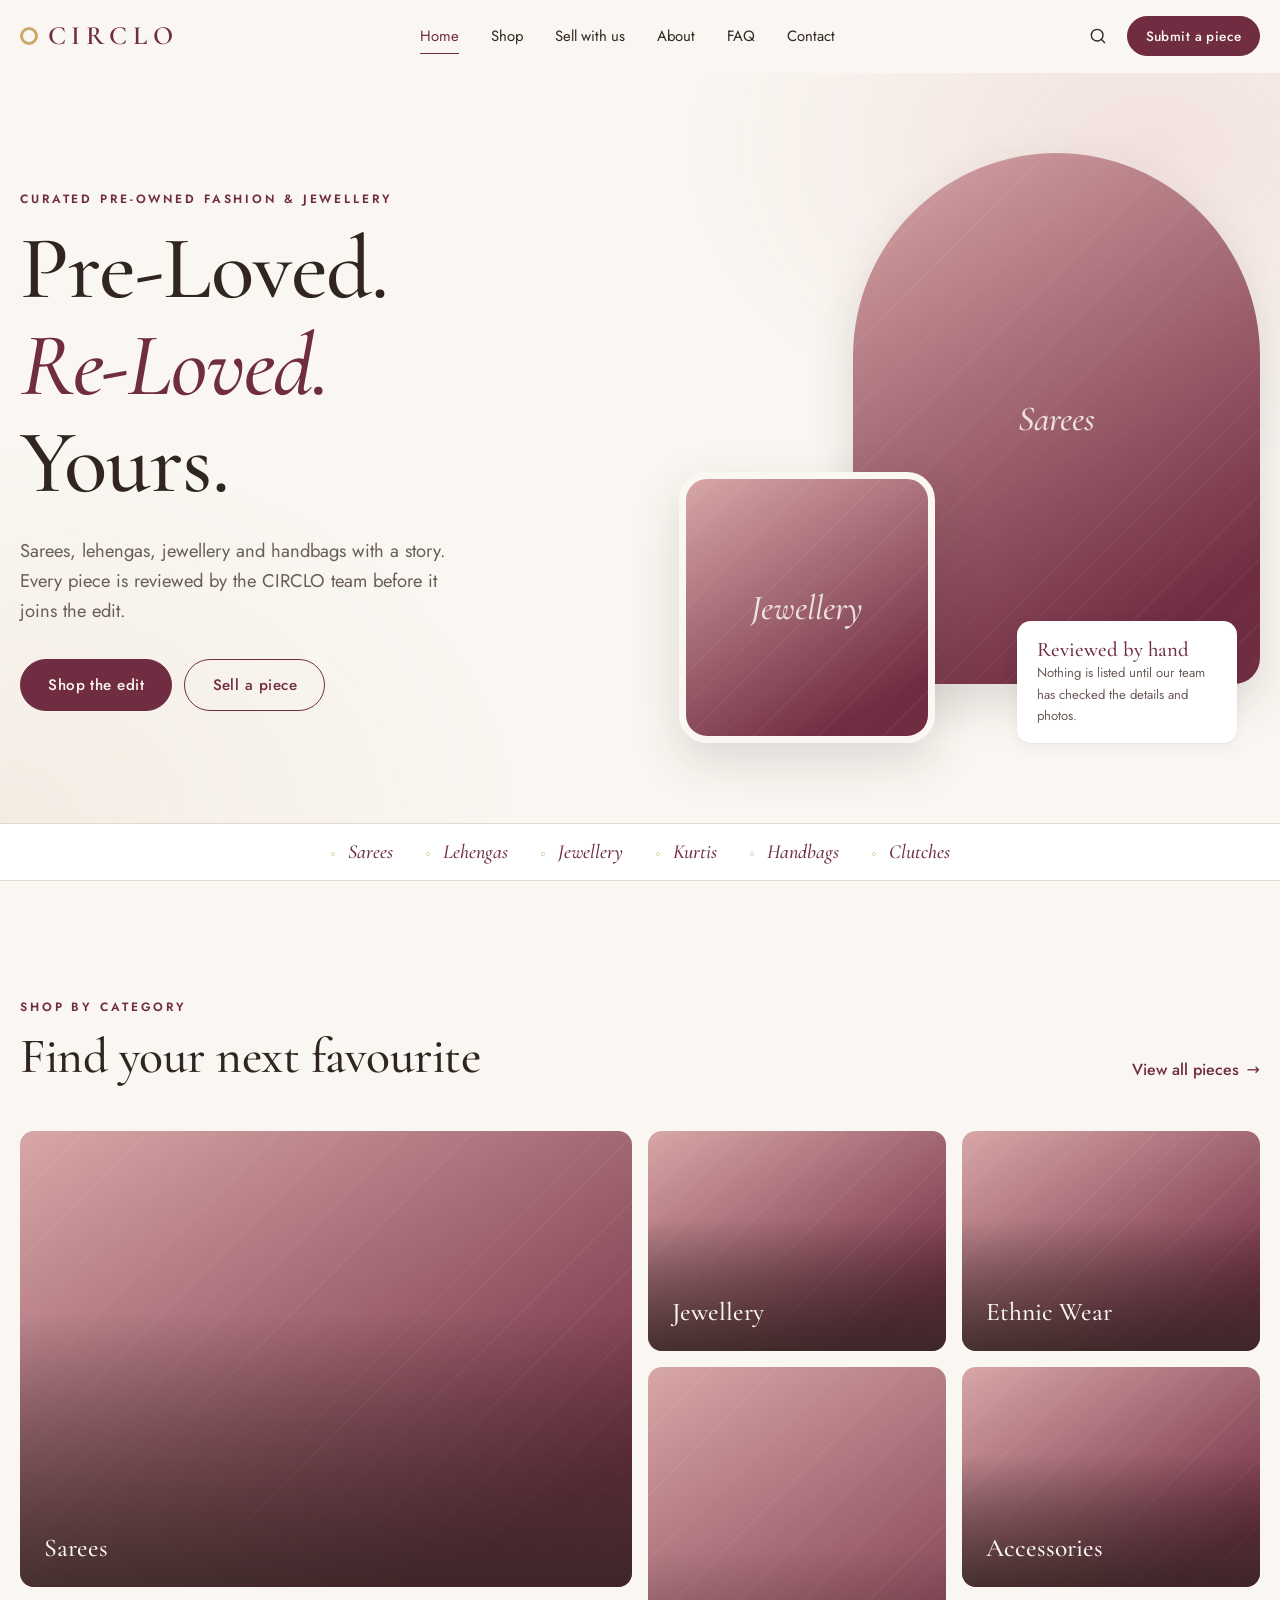
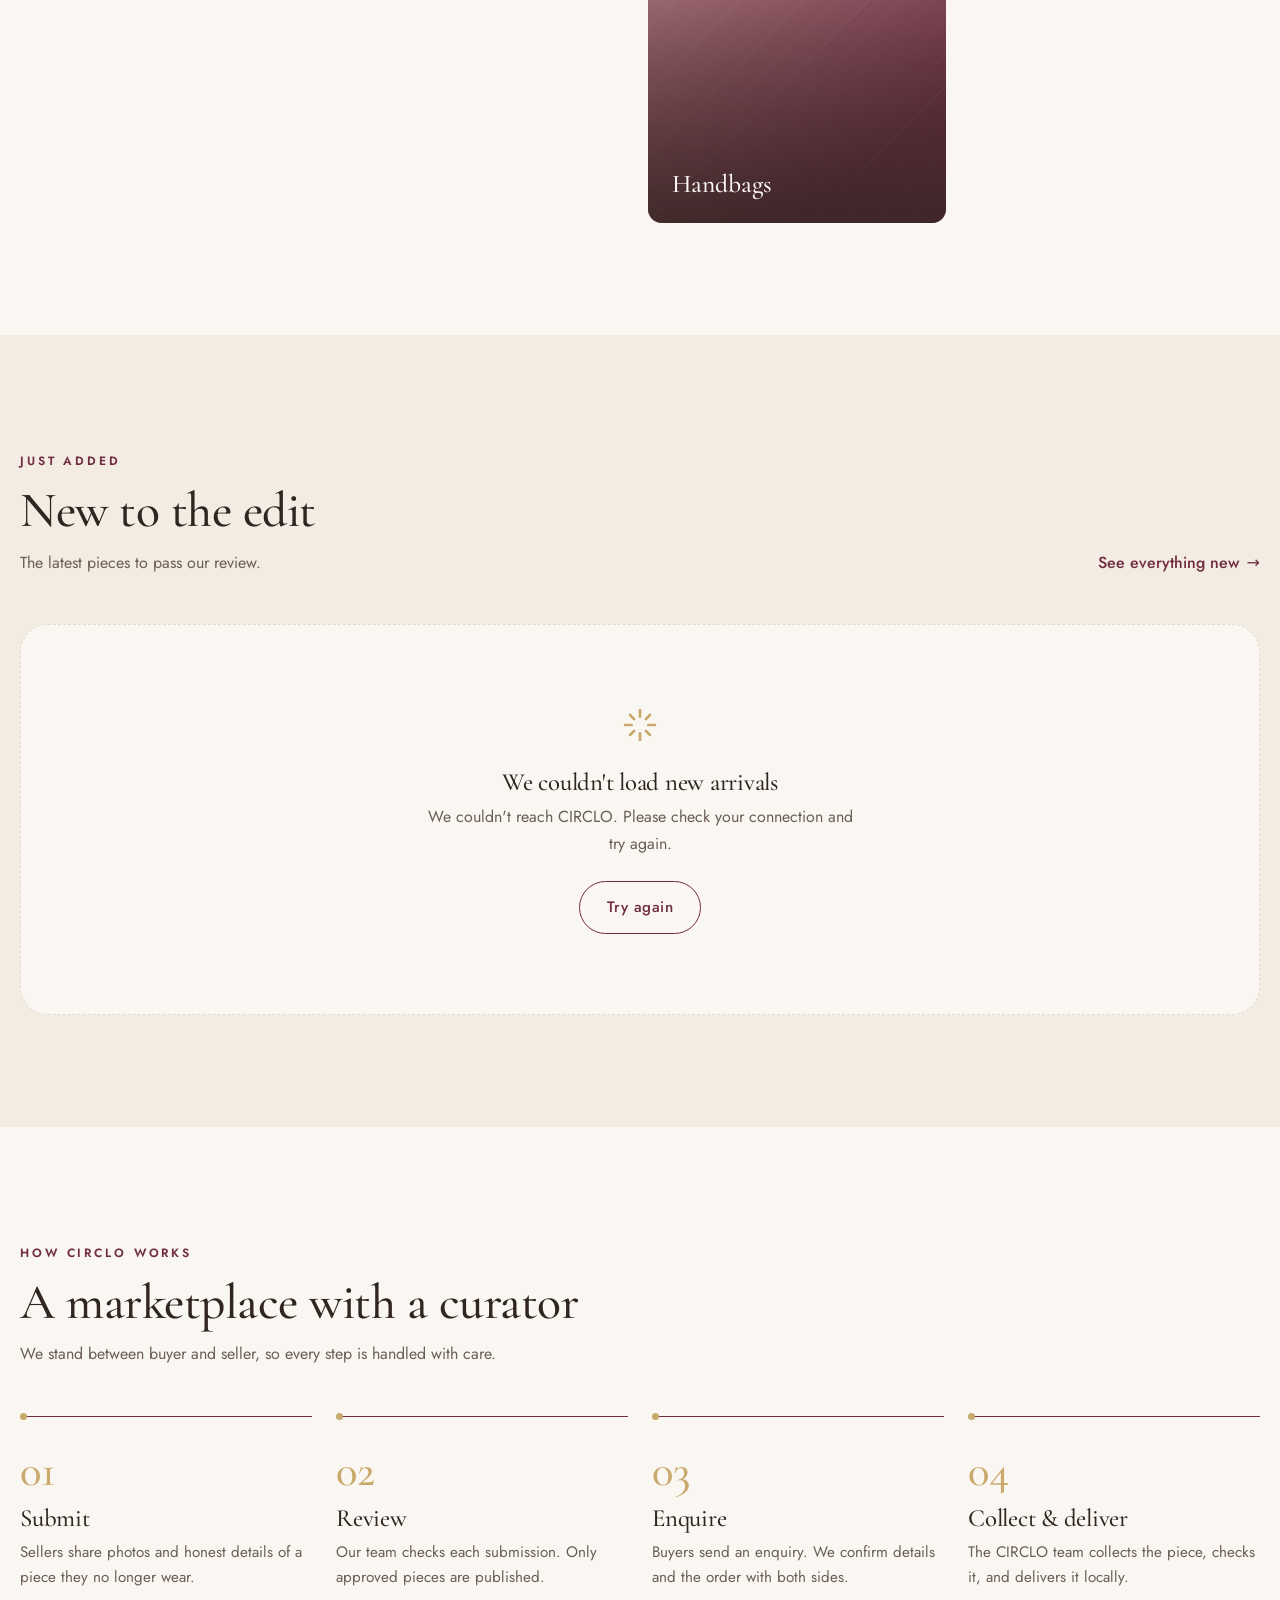
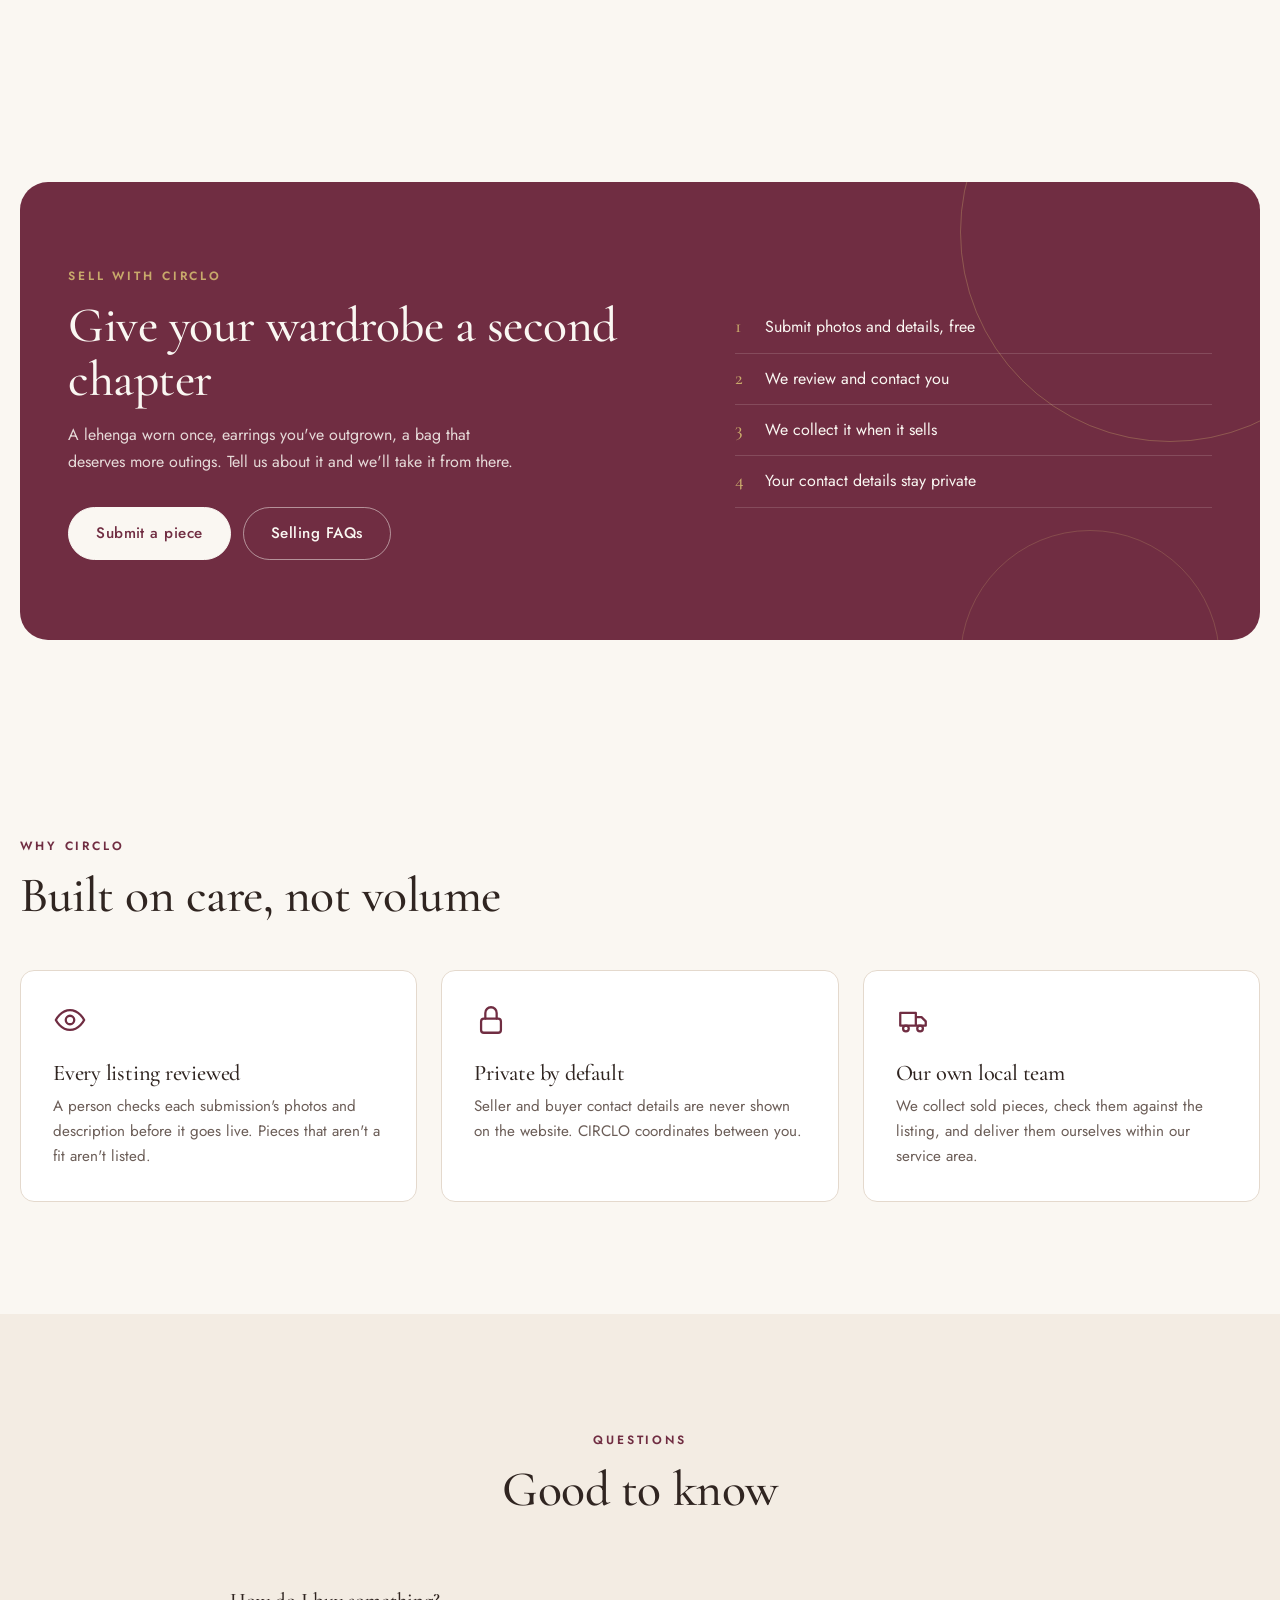
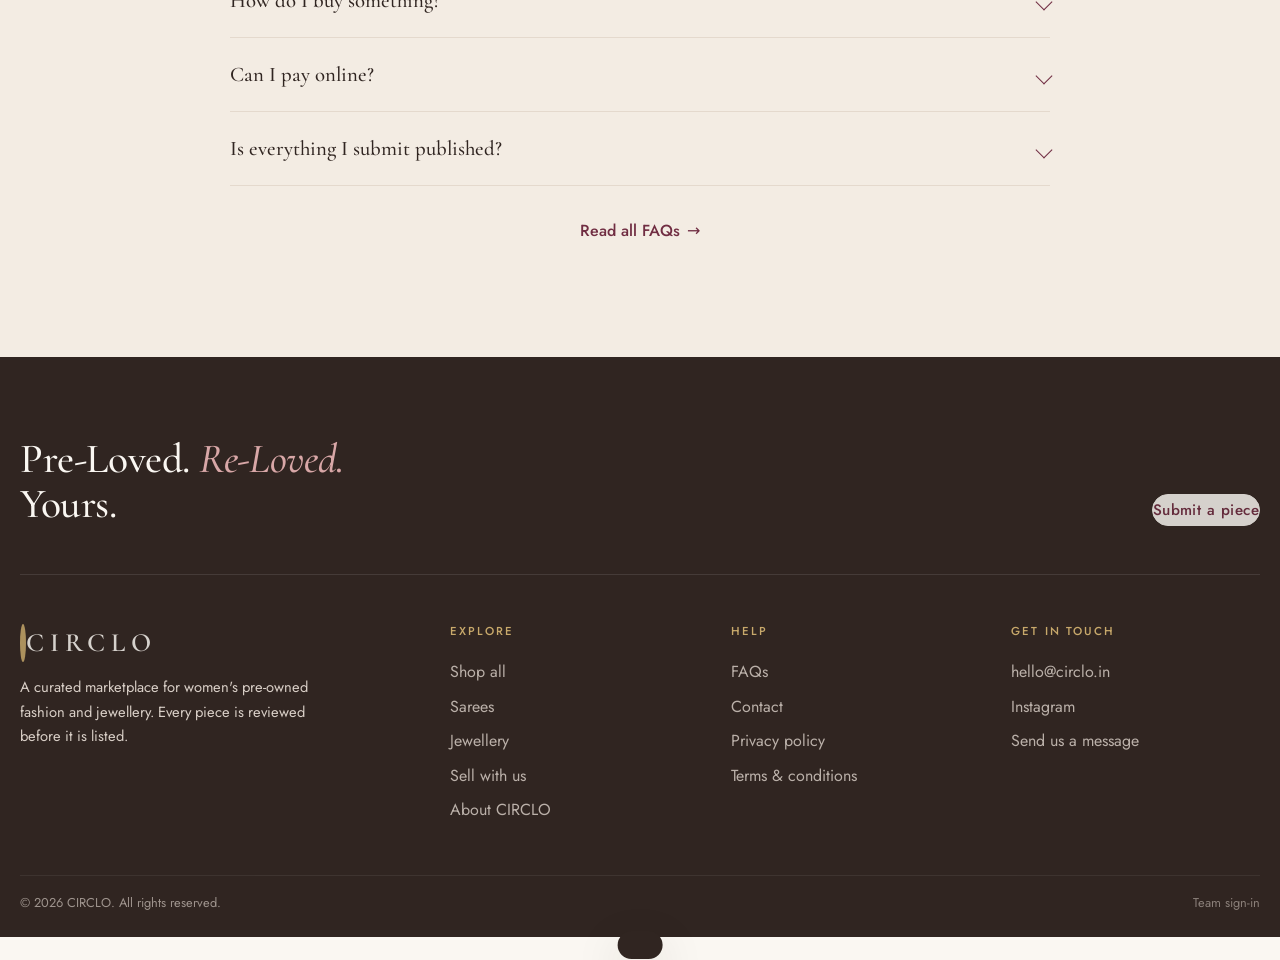
<file: index.html>
<!doctype html>
<html lang="en" class="no-js">
<head>
<meta charset="utf-8">
<meta name="viewport" content="width=device-width,initial-scale=1">
<title>CIRCLO · Pre-Loved. Re-Loved. Yours.</title>
<meta name="description" content="CIRCLO is a curated marketplace for women's pre-owned sarees, lehengas, jewellery and handbags. Every piece is reviewed before it is listed.">
<meta name="theme-color" content="#702D42">
<link rel="preconnect" href="https://fonts.googleapis.com"><link rel="preconnect" href="https://fonts.gstatic.com" crossorigin>
<link href="https://fonts.googleapis.com/css2?family=Cormorant+Garamond:ital,wght@0,500;0,600;1,500&family=Jost:wght@400;500;600&display=swap" rel="stylesheet">
<link rel="stylesheet" href="style.css">
<link rel="icon" href="data:image/svg+xml,<svg xmlns='http://www.w3.org/2000/svg' viewBox='0 0 64 64'><circle cx='32' cy='32' r='22' fill='none' stroke='%23C8A96B' stroke-width='7'/></svg>">
</head>
<body data-page="home">
<a class="skip" href="#main">Skip to content</a>
<div data-header></div>
<main id="main">

<section class="hero">
  <div class="container hero-in">
    <div>
      <span class="eyebrow">Curated pre-owned fashion &amp; jewellery</span>
      <h1><span class="line"><span>Pre-Loved.</span></span><span class="line"><span><em>Re-Loved.</em></span></span><span class="line"><span>Yours.</span></span></h1>
      <p class="lead">Sarees, lehengas, jewellery and handbags with a story. Every piece is reviewed by the CIRCLO team before it joins the edit.</p>
      <div class="cta-row"><a href="shop.html" class="btn">Shop the edit</a><a href="sell.html" class="btn btn-ghost">Sell a piece</a></div>
    </div>
    <div class="hero-art">
      <div class="media hero-a"><img src="https://images.unsplash.com/photo-1610030469983-98e550d6193c?w=1100&q=72&auto=format&fit=crop" alt="Woman wearing a richly embroidered saree" fetchpriority="high" decoding="async" onerror="this.remove()"><div class="fallback" aria-hidden="true">Sarees</div></div>
      <div class="media hero-b"><img src="https://images.unsplash.com/photo-1599643478518-a784e5dc4c8f?w=700&q=72&auto=format&fit=crop" alt="Layered gold pendant necklaces" fetchpriority="high" decoding="async" onerror="this.remove()"><div class="fallback" aria-hidden="true">Jewellery</div></div>
      <div class="hero-note"><strong>Reviewed by hand</strong>Nothing is listed until our team has checked the details and photos.</div>
    </div>
  </div>
</section>
<div class="ribbon" aria-label="What we curate"><ul><li>Sarees</li><li>Lehengas</li><li>Jewellery</li><li>Kurtis</li><li>Handbags</li><li>Clutches</li></ul></div>

<section class="section">
  <div class="container">
    <div class="sec-head split reveal"><div><span class="eyebrow">Shop by category</span><h2>Find your next favourite</h2></div><a class="arrow-link" href="shop.html">View all pieces</a></div>
    <div class="mosaic" id="tiles"></div>
  </div>
</section>

<section class="section tint">
  <div class="container">
    <div class="sec-head split reveal"><div><span class="eyebrow">Just added</span><h2>New to the edit</h2><p>The latest pieces to pass our review.</p></div><a class="arrow-link" href="shop.html?sort=new">See everything new</a></div>
    <div class="grid" id="featured" aria-live="polite"></div>
  </div>
</section>

<section class="section">
  <div class="container">
    <div class="sec-head reveal"><span class="eyebrow">How CIRCLO works</span><h2>A marketplace with a curator</h2><p>We stand between buyer and seller, so every step is handled with care.</p></div>
    <ol class="steps">
      <li class="reveal"><span class="n">01</span><h3>Submit</h3><p>Sellers share photos and honest details of a piece they no longer wear.</p></li>
      <li class="reveal" data-d="1"><span class="n">02</span><h3>Review</h3><p>Our team checks each submission. Only approved pieces are published.</p></li>
      <li class="reveal" data-d="2"><span class="n">03</span><h3>Enquire</h3><p>Buyers send an enquiry. We confirm details and the order with both sides.</p></li>
      <li class="reveal" data-d="3"><span class="n">04</span><h3>Collect &amp; deliver</h3><p>The CIRCLO team collects the piece, checks it, and delivers it locally.</p></li>
    </ol>
  </div>
</section>

<section class="section tight">
  <div class="container">
    <div class="invite reveal">
      <div><span class="eyebrow light">Sell with CIRCLO</span><h2>Give your wardrobe a second chapter</h2><p>A lehenga worn once, earrings you've outgrown, a bag that deserves more outings. Tell us about it and we'll take it from there.</p>
      <div class="cta-row" style="margin-top:2rem"><a href="sell.html" class="btn btn-light">Submit a piece</a><a href="faq.html#selling" class="btn btn-outline-light">Selling FAQs</a></div></div>
      <ul><li><b>1</b>Submit photos and details, free</li><li><b>2</b>We review and contact you</li><li><b>3</b>We collect it when it sells</li><li><b>4</b>Your contact details stay private</li></ul>
    </div>
  </div>
</section>

<section class="section">
  <div class="container">
    <div class="sec-head reveal"><span class="eyebrow">Why CIRCLO</span><h2>Built on care, not volume</h2></div>
    <div class="pillars">
      <div class="pillar reveal"><svg class="ic" viewBox="0 0 24 24"><circle cx="12" cy="12" r="3"/><path d="M2 12s3.5-7 10-7 10 7 10 7-3.5 7-10 7S2 12 2 12Z"/></svg><h3>Every listing reviewed</h3><p>A person checks each submission's photos and description before it goes live. Pieces that aren't a fit aren't listed.</p></div>
      <div class="pillar reveal" data-d="1"><svg class="ic" viewBox="0 0 24 24"><rect x="5" y="11" width="14" height="10" rx="2"/><path d="M8 11V7a4 4 0 0 1 8 0v4"/></svg><h3>Private by default</h3><p>Seller and buyer contact details are never shown on the website. CIRCLO coordinates between you.</p></div>
      <div class="pillar reveal" data-d="2"><svg class="ic" viewBox="0 0 24 24"><path d="M3 7h11v9H3zM14 10h4l3 3v3h-7"/><circle cx="7" cy="18" r="2"/><circle cx="17" cy="18" r="2"/></svg><h3>Our own local team</h3><p>We collect sold pieces, check them against the listing, and deliver them ourselves within our service area.</p></div>
    </div>
  </div>
</section>

<section class="section tint">
  <div class="narrow">
    <div class="sec-head reveal center" style="margin-inline:auto"><span class="eyebrow">Questions</span><h2>Good to know</h2></div>
    <details class="acc"><summary>How do I buy something?</summary><div class="body"><p>Open a piece and send an enquiry. We'll contact you to confirm availability, price and delivery. Once confirmed, we collect the piece from the seller and deliver it to you.</p></div></details>
    <details class="acc"><summary>Can I pay online?</summary><div class="body"><p>Not on the website. Payment is agreed directly with CIRCLO when your order is confirmed.</p></div></details>
    <details class="acc"><summary>Is everything I submit published?</summary><div class="body"><p>No. Every submission is reviewed first. We may approve it, ask for changes, or decline it.</p></div></details>
    <p class="center" style="margin-top:2rem"><a class="arrow-link" href="faq.html">Read all FAQs</a></p>
  </div>
</section>
</main>
<div data-footer></div>

<script src="config.js"></script>
<script src="script.js"></script>
<script src="pages.js"></script>
</body>
</html>
</file>
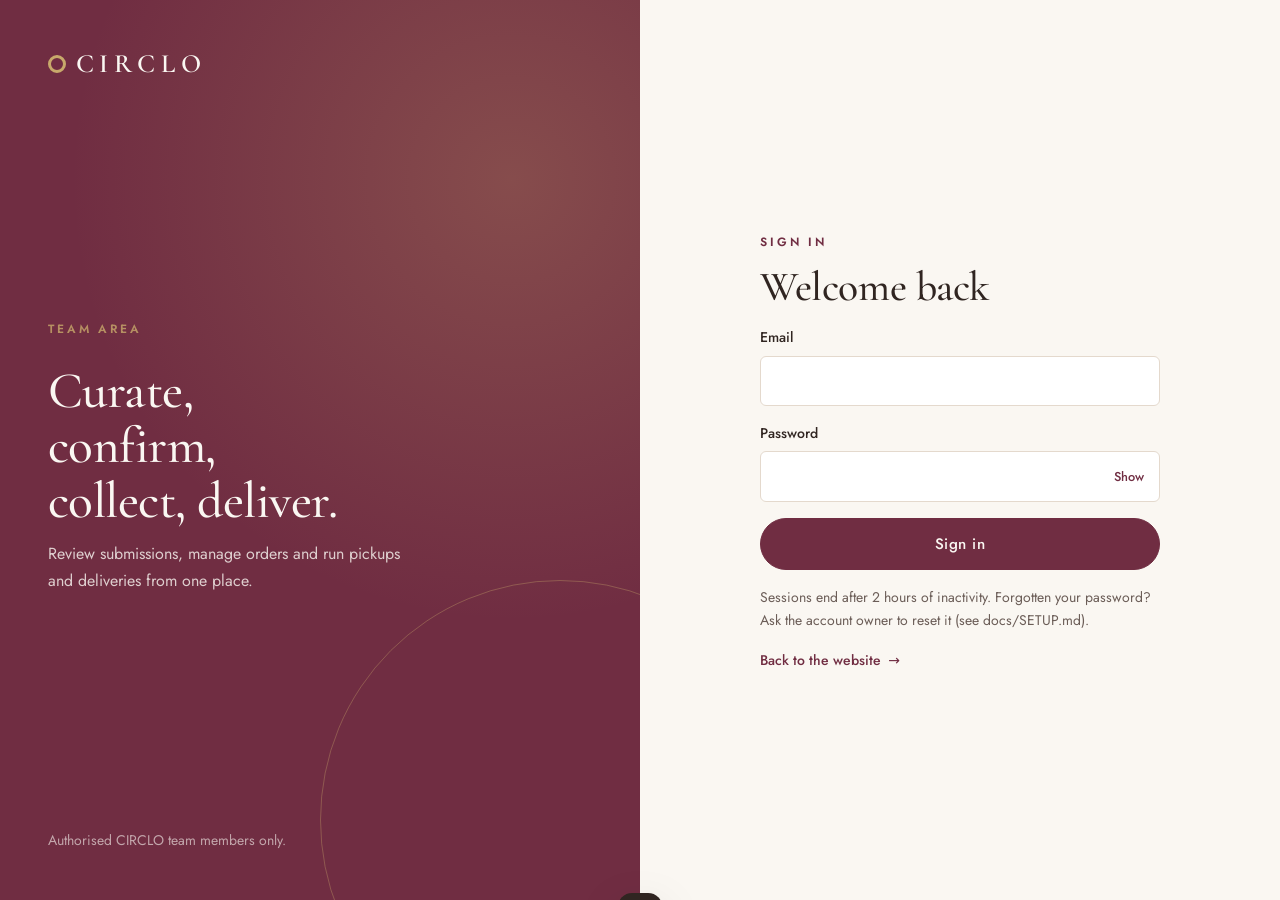
<file: admin/index.html>
<!doctype html>
<html lang="en">
<head>
<meta charset="utf-8">
<meta name="viewport" content="width=device-width,initial-scale=1">
<meta name="robots" content="noindex,nofollow">
<title>Admin · CIRCLO</title>
<link rel="preconnect" href="https://fonts.googleapis.com"><link rel="preconnect" href="https://fonts.gstatic.com" crossorigin>
<link href="https://fonts.googleapis.com/css2?family=Cormorant+Garamond:ital,wght@0,500;0,600;1,500&family=Jost:wght@400;500;600&display=swap" rel="stylesheet">
<link rel="stylesheet" href="../style.css">
<link rel="stylesheet" href="admin.css">
<link rel="icon" href="data:image/svg+xml,<svg xmlns='http://www.w3.org/2000/svg' viewBox='0 0 64 64'><circle cx='32' cy='32' r='22' fill='none' stroke='%23C8A96B' stroke-width='7'/></svg>">
</head>
<body class="admin" hidden>
<a class="skip" href="#view">Skip to content</a>
<aside class="side" id="side" aria-label="Admin navigation">
  <a href="#dashboard" class="logo light"><span class="logo-o"></span>CIRCLO</a>
  <nav>
    <a href="#dashboard" data-v="dashboard"><svg class="ic" viewBox="0 0 24 24"><rect x="3" y="3" width="7" height="9" rx="1"/><rect x="14" y="3" width="7" height="5" rx="1"/><rect x="14" y="12" width="7" height="9" rx="1"/><rect x="3" y="16" width="7" height="5" rx="1"/></svg>Dashboard</a>
    <a href="#products" data-v="products"><svg class="ic" viewBox="0 0 24 24"><path d="M5 8h14l-1 13H6L5 8Z"/><path d="M9 8V6a3 3 0 0 1 6 0v2"/></svg>Products<b class="count" id="nPending"></b></a>
    <a href="#orders" data-v="orders"><svg class="ic" viewBox="0 0 24 24"><path d="M9 5h10M9 12h10M9 19h10M4 5h.01M4 12h.01M4 19h.01"/></svg>Orders</a>
    <a href="#pickups" data-v="pickups"><svg class="ic" viewBox="0 0 24 24"><path d="M12 3v12M7 10l5 5 5-5M4 21h16"/></svg>Pickups</a>
    <a href="#deliveries" data-v="deliveries"><svg class="ic" viewBox="0 0 24 24"><path d="M3 7h11v9H3zM14 10h4l3 3v3h-7"/><circle cx="7" cy="18" r="2"/><circle cx="17" cy="18" r="2"/></svg>Deliveries</a>
    <a href="#enquiries" data-v="enquiries"><svg class="ic" viewBox="0 0 24 24"><path d="M21 12a8 8 0 0 1-11.6 7.1L4 20l1-4.6A8 8 0 1 1 21 12Z"/></svg>Enquiries<b class="count" id="nEnq"></b></a>
    <a href="#audit" data-v="audit"><svg class="ic" viewBox="0 0 24 24"><circle cx="12" cy="12" r="9"/><path d="M12 7v5l3 2"/></svg>Activity</a>
    <a href="#settings" data-v="settings"><svg class="ic" viewBox="0 0 24 24"><circle cx="12" cy="12" r="3"/><path d="M19.4 15a1.7 1.7 0 0 0 .3 1.8l.1.1a2 2 0 1 1-2.8 2.8l-.1-.1a1.7 1.7 0 0 0-1.8-.3 1.7 1.7 0 0 0-1 1.5V21a2 2 0 1 1-4 0v-.1a1.7 1.7 0 0 0-1.1-1.5 1.7 1.7 0 0 0-1.8.3l-.1.1a2 2 0 1 1-2.8-2.8l.1-.1a1.7 1.7 0 0 0 .3-1.8 1.7 1.7 0 0 0-1.5-1H3a2 2 0 1 1 0-4h.1a1.7 1.7 0 0 0 1.5-1.1 1.7 1.7 0 0 0-.3-1.8l-.1-.1a2 2 0 1 1 2.8-2.8l.1.1a1.7 1.7 0 0 0 1.8.3H9a1.7 1.7 0 0 0 1-1.5V3a2 2 0 1 1 4 0v.1a1.7 1.7 0 0 0 1 1.5 1.7 1.7 0 0 0 1.8-.3l.1-.1a2 2 0 1 1 2.8 2.8l-.1.1a1.7 1.7 0 0 0-.3 1.8V9a1.7 1.7 0 0 0 1.5 1H21a2 2 0 1 1 0 4h-.1a1.7 1.7 0 0 0-1.5 1Z"/></svg>Settings</a>
  </nav>
  <div class="side-foot"><span id="who" class="small"></span><a href="../index.html" target="_blank" rel="noopener" class="small">View website ↗</a><button class="btn btn-sm btn-outline-light" id="logout">Sign out</button></div>
</aside>
<div class="scrim" id="sideScrim"></div>
<div class="main-col">
  <header class="topbar">
    <button class="icon-btn side-btn" id="sideBtn" aria-label="Open navigation" aria-controls="side" aria-expanded="false"><svg class="ic" viewBox="0 0 24 24"><path d="M4 7h16M4 12h16M4 17h16"/></svg></button>
    <h1 id="viewTitle">Dashboard</h1>
    <button class="btn btn-sm btn-ghost" id="refresh"><svg class="ic" viewBox="0 0 24 24"><path d="M20 12a8 8 0 1 1-2.3-5.7M20 4v5h-5"/></svg>Refresh</button>
  </header>
  <main id="view" class="view" tabindex="-1" aria-live="polite"></main>
</div>
<div class="drawer-scrim" id="drawerScrim"></div>
<aside class="drawer" id="drawer" role="dialog" aria-modal="true" aria-labelledby="drawerTitle" hidden>
  <header><h2 id="drawerTitle"></h2><button class="dlg-x" id="drawerClose" aria-label="Close">×</button></header>
  <div class="drawer-body" id="drawerBody"></div>
</aside>
<div class="toast" id="toast" role="status" aria-live="polite"></div>
<script src="../config.js"></script>
<script src="admin.js"></script>
</body>
</html>
</file>
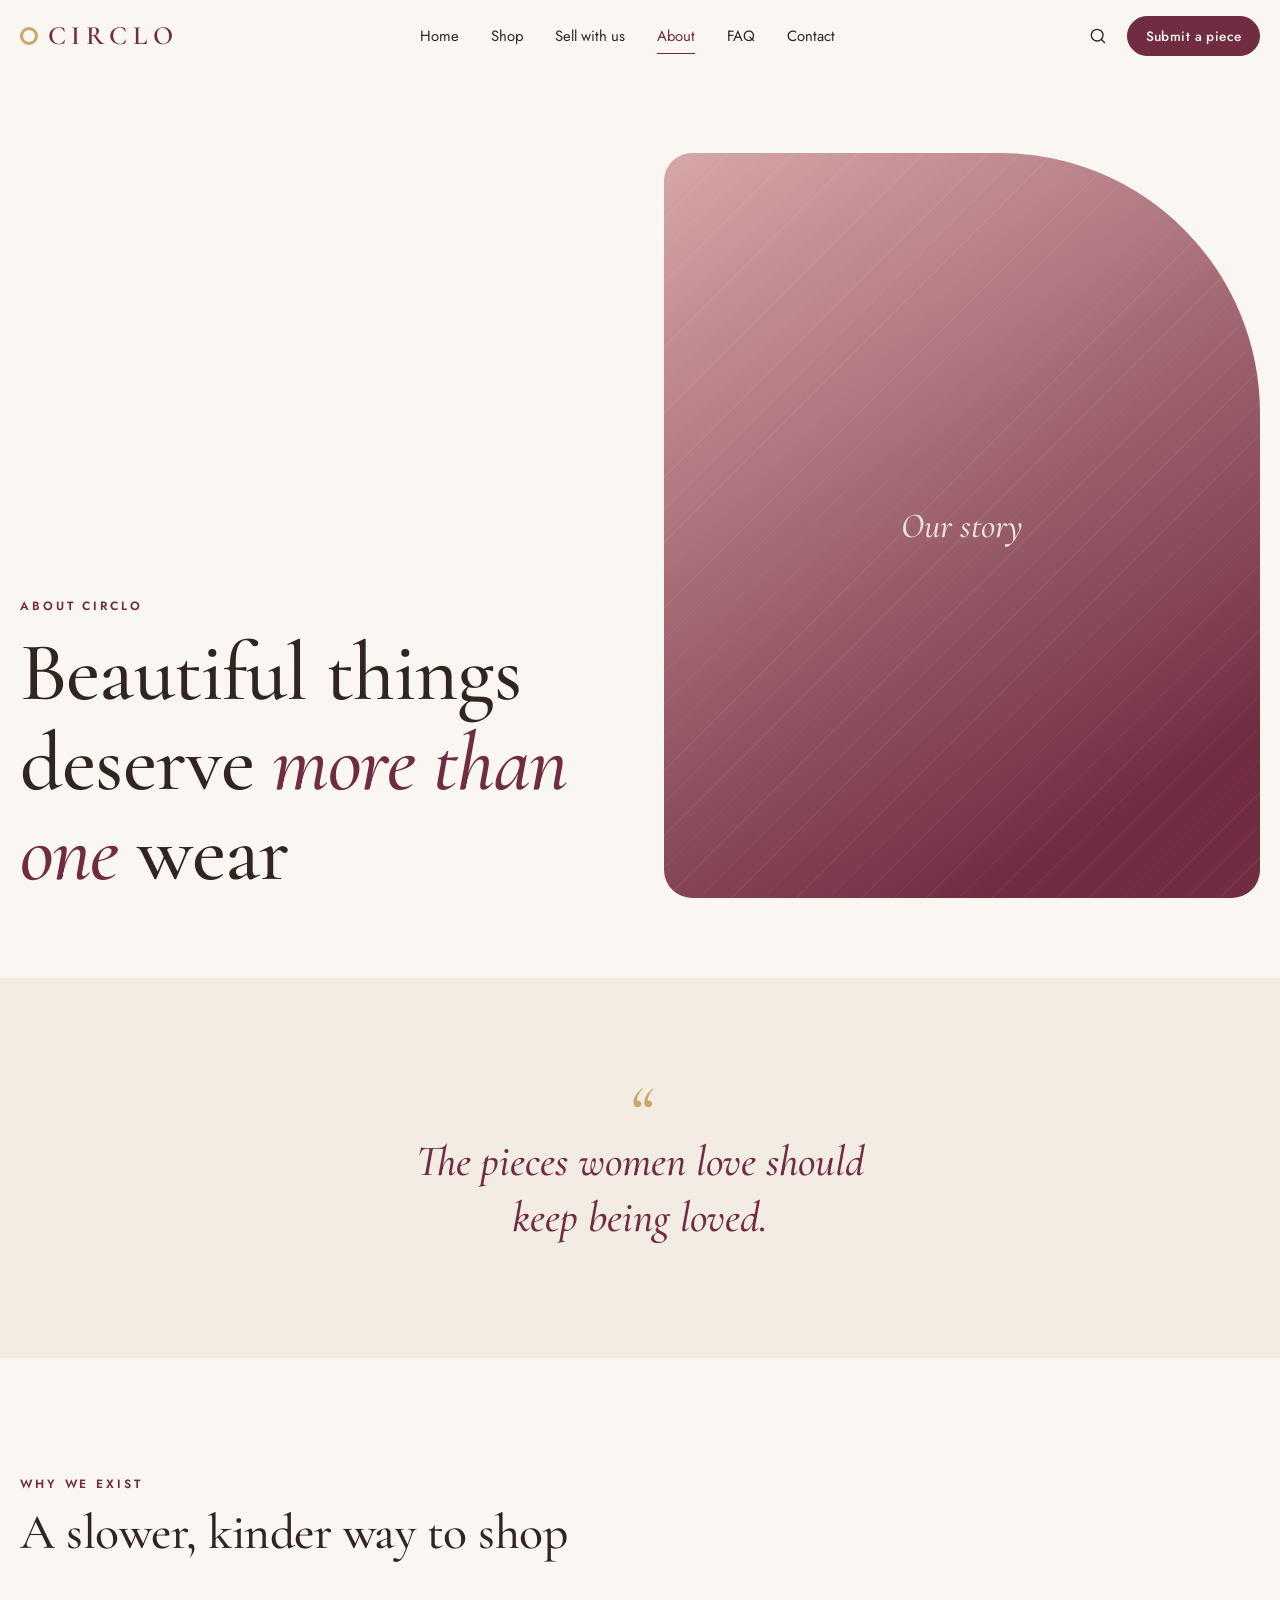
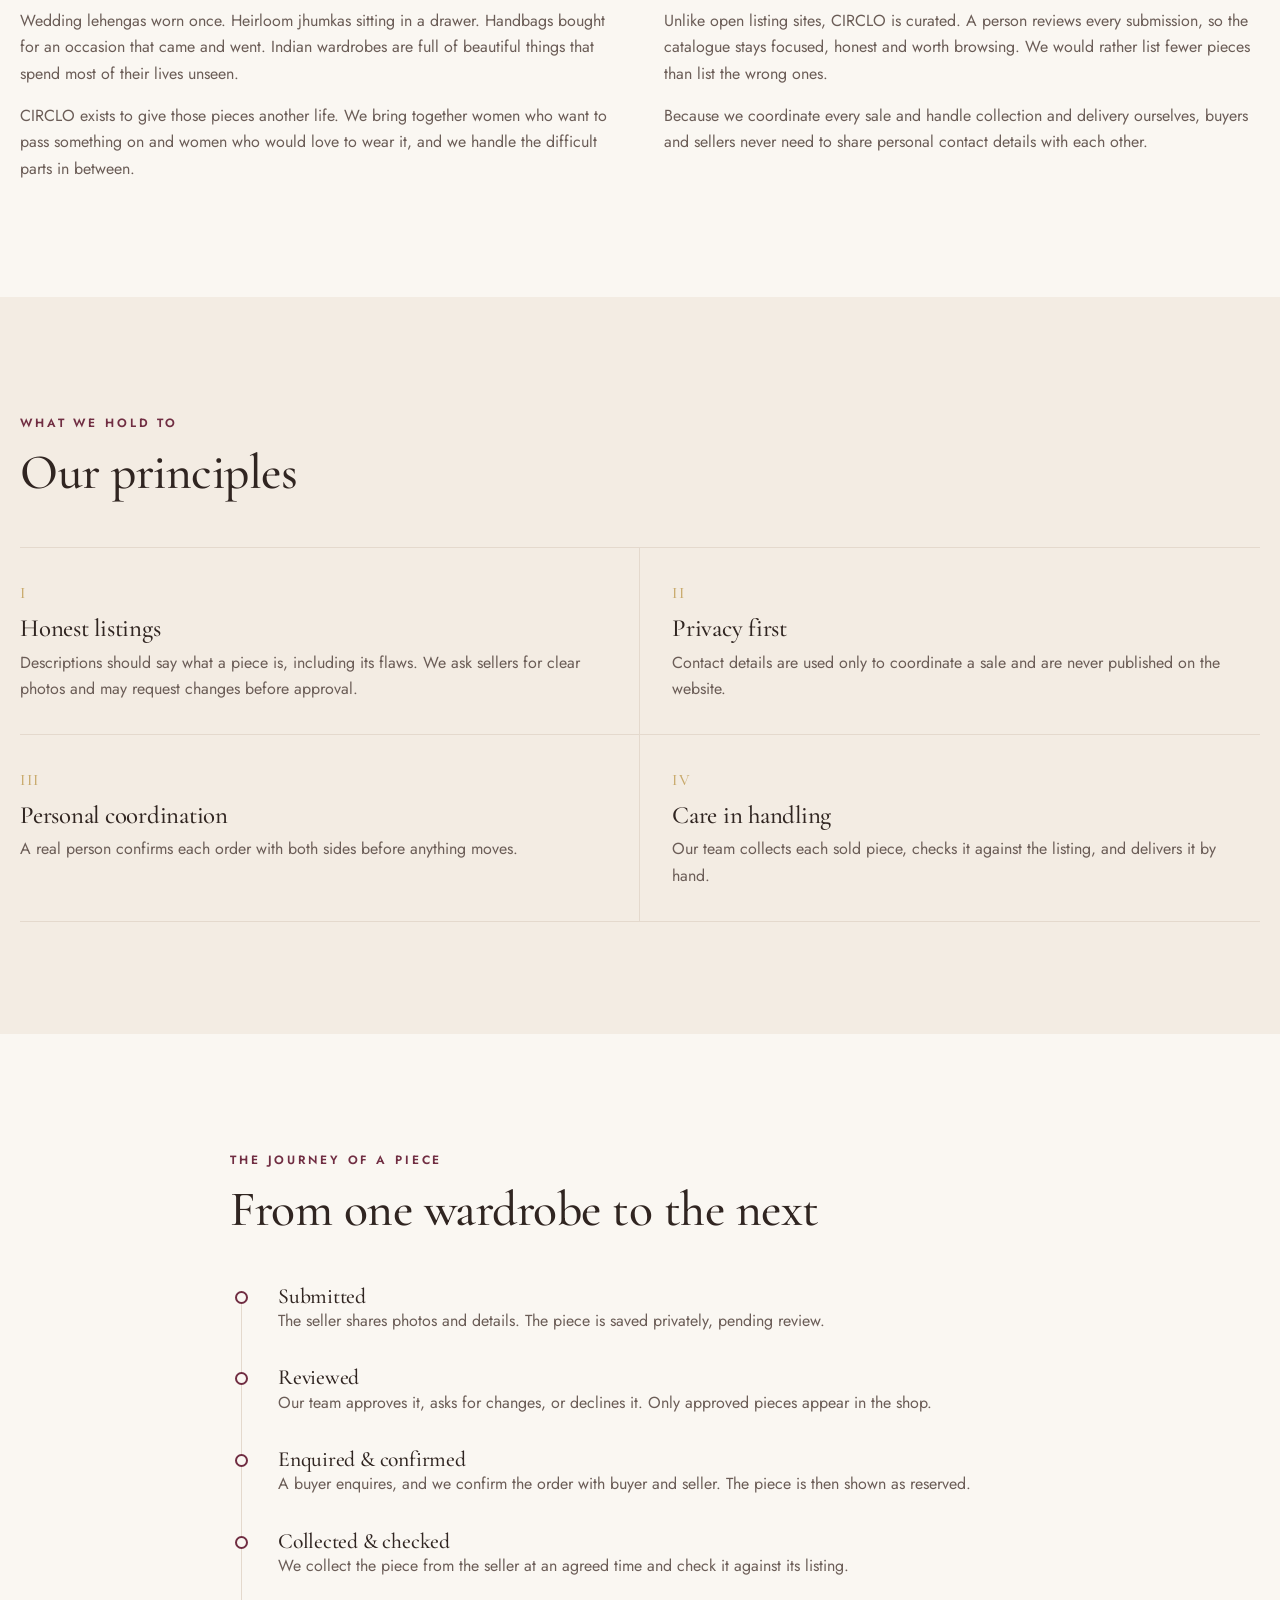
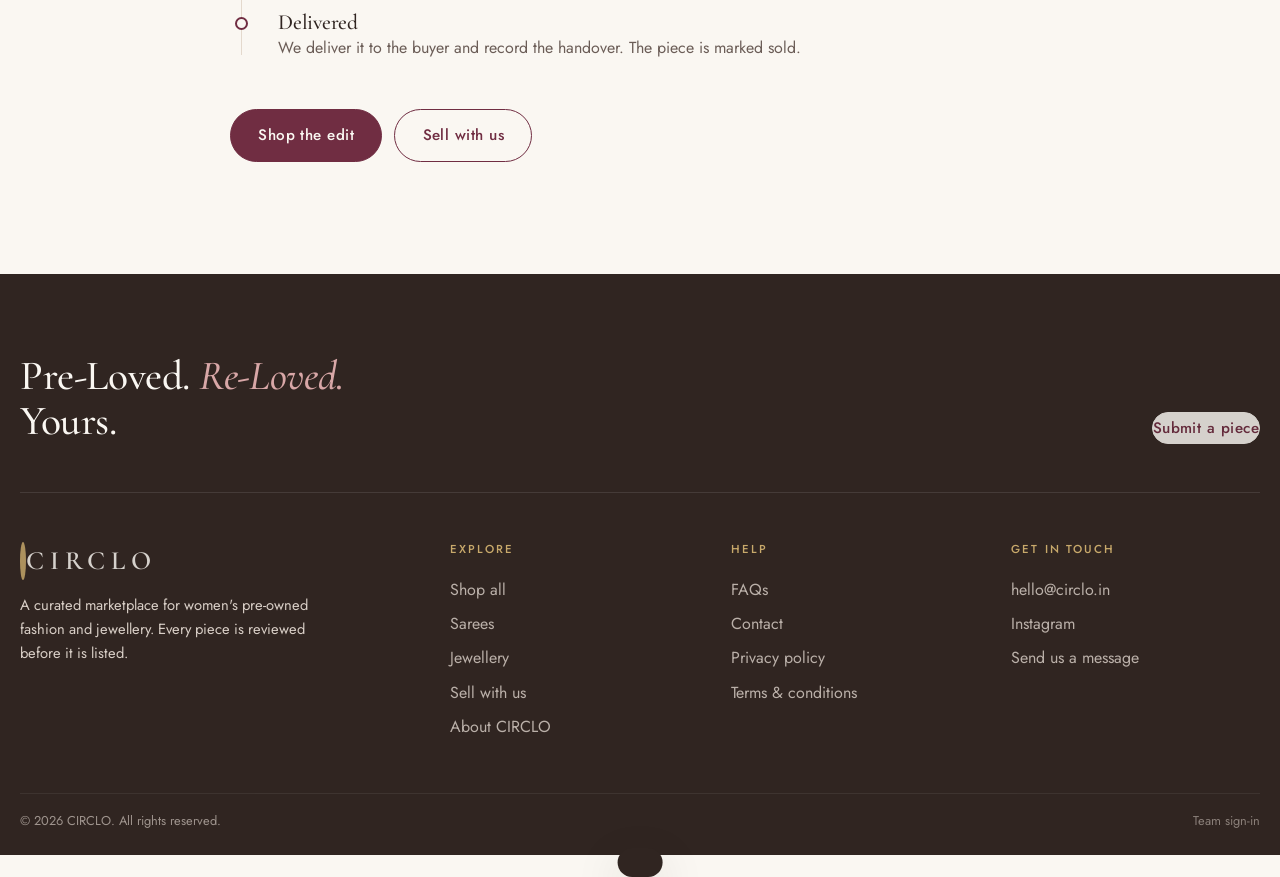
<file: about.html>
<!doctype html>
<html lang="en" class="no-js">
<head>
<meta charset="utf-8">
<meta name="viewport" content="width=device-width,initial-scale=1">
<title>About · CIRCLO</title>
<meta name="description" content="The story and process behind CIRCLO, a curated marketplace for pre-owned women's fashion.">
<meta name="theme-color" content="#702D42">
<link rel="preconnect" href="https://fonts.googleapis.com"><link rel="preconnect" href="https://fonts.gstatic.com" crossorigin>
<link href="https://fonts.googleapis.com/css2?family=Cormorant+Garamond:ital,wght@0,500;0,600;1,500&family=Jost:wght@400;500;600&display=swap" rel="stylesheet">
<link rel="stylesheet" href="style.css">
<link rel="icon" href="data:image/svg+xml,<svg xmlns='http://www.w3.org/2000/svg' viewBox='0 0 64 64'><circle cx='32' cy='32' r='22' fill='none' stroke='%23C8A96B' stroke-width='7'/></svg>">
</head>
<body data-page="about">
<a class="skip" href="#main">Skip to content</a>
<div data-header></div>
<main id="main">

<div class="container">
  <section class="about-hero">
    <div class="reveal"><span class="eyebrow">About CIRCLO</span><h1>Beautiful things deserve <em>more than one</em> wear</h1></div>
    <div class="reveal" data-d="1"><div class="media about-img"><img src="https://images.unsplash.com/photo-1583391733956-3750e0ff4e8b?w=1000&q=72&auto=format&fit=crop" alt="Woman in a white embroidered ethnic outfit" loading="lazy" decoding="async" onerror="this.remove()"><div class="fallback" aria-hidden="true">Our story</div></div></div>
  </section>
</div>
<section class="section tint"><div class="container"><p class="quote reveal">The pieces women love should keep being loved.</p></div></section>
<section class="section">
  <div class="container">
    <div class="sec-head reveal"><span class="eyebrow">Why we exist</span><h2>A slower, kinder way to shop</h2></div>
    <div class="columns reveal">
      <p>Wedding lehengas worn once. Heirloom jhumkas sitting in a drawer. Handbags bought for an occasion that came and went. Indian wardrobes are full of beautiful things that spend most of their lives unseen.</p>
      <p>CIRCLO exists to give those pieces another life. We bring together women who want to pass something on and women who would love to wear it, and we handle the difficult parts in between.</p>
      <p>Unlike open listing sites, CIRCLO is curated. A person reviews every submission, so the catalogue stays focused, honest and worth browsing. We would rather list fewer pieces than list the wrong ones.</p>
      <p>Because we coordinate every sale and handle collection and delivery ourselves, buyers and sellers never need to share personal contact details with each other.</p>
    </div>
  </div>
</section>
<section class="section tint">
  <div class="container">
    <div class="sec-head reveal"><span class="eyebrow">What we hold to</span><h2>Our principles</h2></div>
    <div class="principles">
      <div class="reveal"><b>I</b><h3>Honest listings</h3><p>Descriptions should say what a piece is, including its flaws. We ask sellers for clear photos and may request changes before approval.</p></div>
      <div class="reveal" data-d="1"><b>II</b><h3>Privacy first</h3><p>Contact details are used only to coordinate a sale and are never published on the website.</p></div>
      <div class="reveal"><b>III</b><h3>Personal coordination</h3><p>A real person confirms each order with both sides before anything moves.</p></div>
      <div class="reveal" data-d="1"><b>IV</b><h3>Care in handling</h3><p>Our team collects each sold piece, checks it against the listing, and delivers it by hand.</p></div>
    </div>
  </div>
</section>
<section class="section">
  <div class="narrow">
    <div class="sec-head reveal"><span class="eyebrow">The journey of a piece</span><h2>From one wardrobe to the next</h2></div>
    <ol class="timeline">
      <li class="reveal"><h4>Submitted</h4><p>The seller shares photos and details. The piece is saved privately, pending review.</p></li>
      <li class="reveal"><h4>Reviewed</h4><p>Our team approves it, asks for changes, or declines it. Only approved pieces appear in the shop.</p></li>
      <li class="reveal"><h4>Enquired &amp; confirmed</h4><p>A buyer enquires, and we confirm the order with buyer and seller. The piece is then shown as reserved.</p></li>
      <li class="reveal"><h4>Collected &amp; checked</h4><p>We collect the piece from the seller at an agreed time and check it against its listing.</p></li>
      <li class="reveal"><h4>Delivered</h4><p>We deliver it to the buyer and record the handover. The piece is marked sold.</p></li>
    </ol>
    <div class="cta-row reveal" style="margin-top:3rem"><a class="btn" href="shop.html">Shop the edit</a><a class="btn btn-ghost" href="sell.html">Sell with us</a></div>
  </div>
</section>
</main>
<div data-footer></div>

<script src="config.js"></script>
<script src="script.js"></script>
<script src="pages.js"></script>
</body>
</html>
</file>
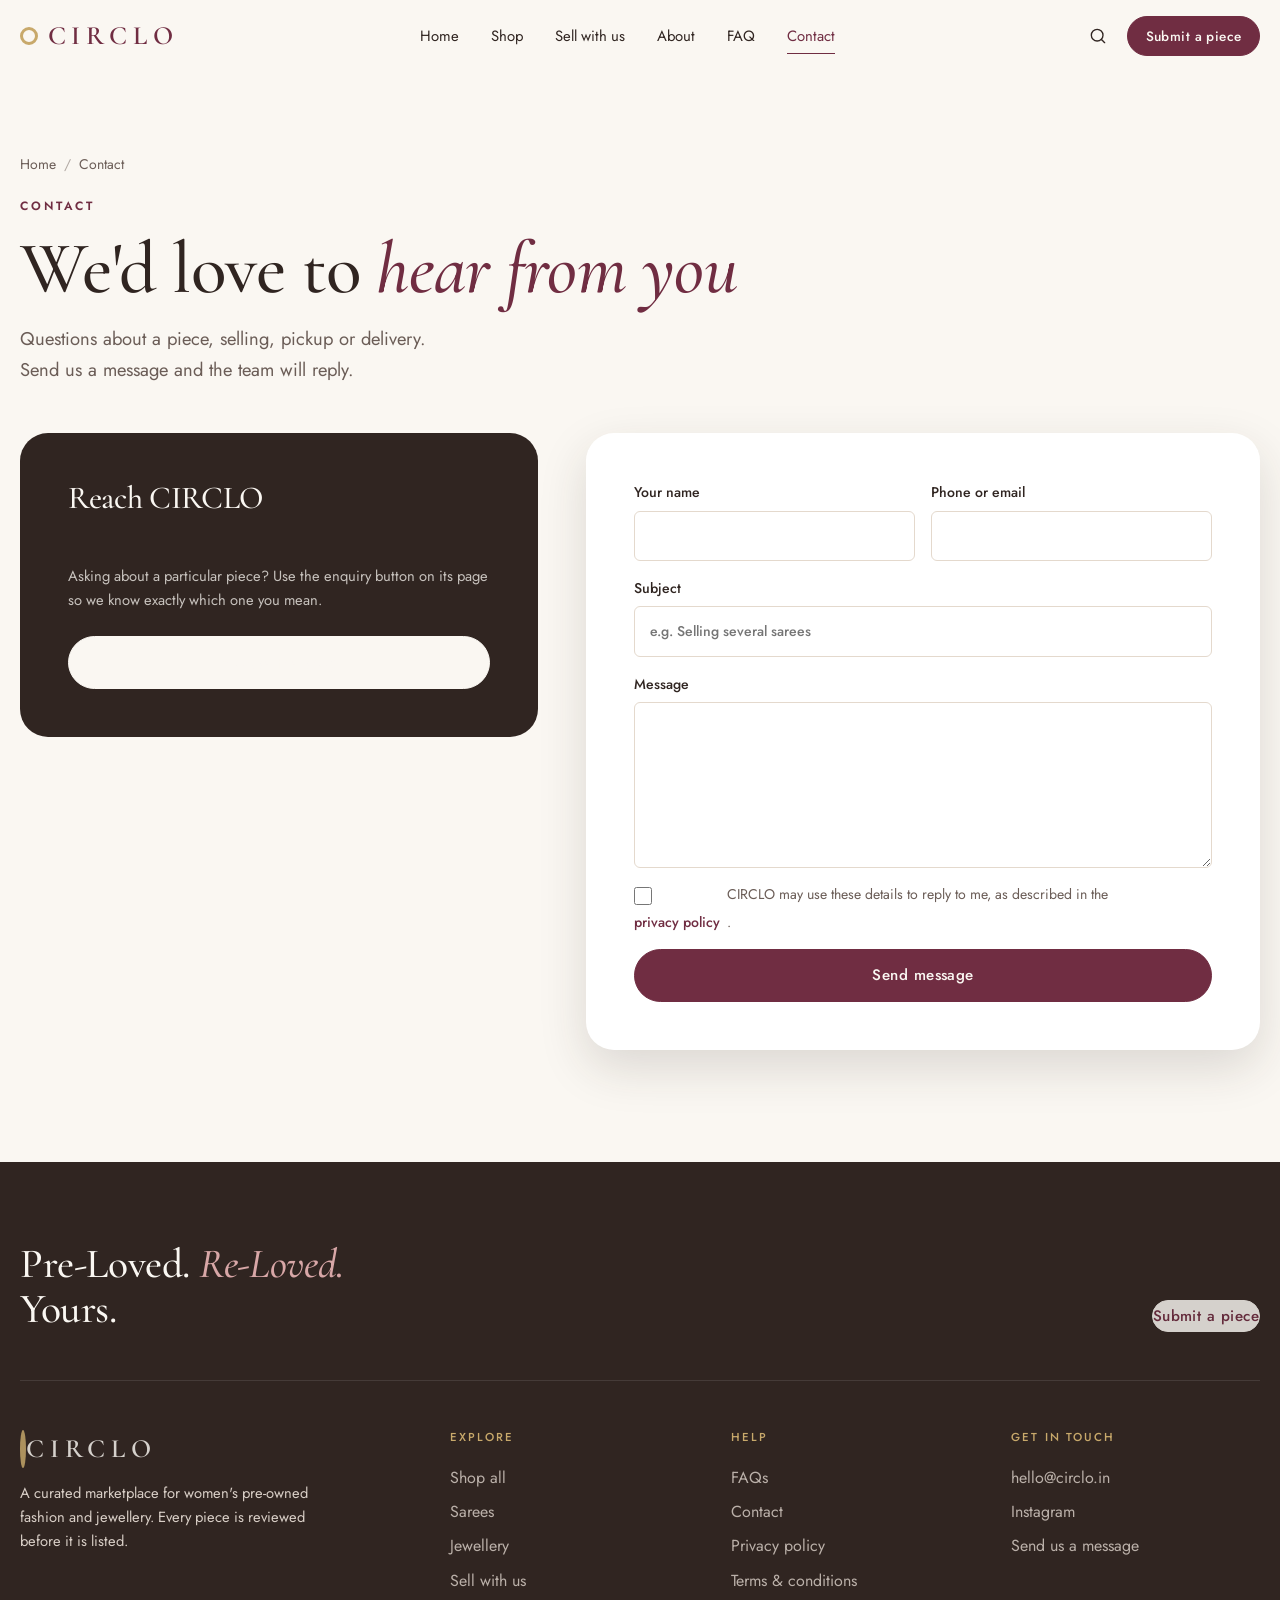
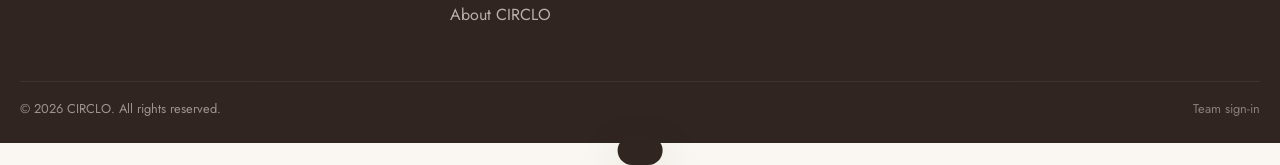
<file: contact.html>
<!doctype html>
<html lang="en" class="no-js">
<head>
<meta charset="utf-8">
<meta name="viewport" content="width=device-width,initial-scale=1">
<title>Contact · CIRCLO</title>
<meta name="description" content="Get in touch with the CIRCLO team.">
<meta name="theme-color" content="#702D42">
<link rel="preconnect" href="https://fonts.googleapis.com"><link rel="preconnect" href="https://fonts.gstatic.com" crossorigin>
<link href="https://fonts.googleapis.com/css2?family=Cormorant+Garamond:ital,wght@0,500;0,600;1,500&family=Jost:wght@400;500;600&display=swap" rel="stylesheet">
<link rel="stylesheet" href="style.css">
<link rel="icon" href="data:image/svg+xml,<svg xmlns='http://www.w3.org/2000/svg' viewBox='0 0 64 64'><circle cx='32' cy='32' r='22' fill='none' stroke='%23C8A96B' stroke-width='7'/></svg>">
</head>
<body data-page="contact">
<a class="skip" href="#main">Skip to content</a>
<div data-header></div>
<main id="main">

<section class="page-hero"><div class="container"><nav class="crumbs" aria-label="Breadcrumb"><a href="index.html">Home</a><span aria-hidden="true">/</span><span>Contact</span></nav>
<span class="eyebrow">Contact</span><h1>We'd love to <em>hear from you</em></h1><p class="lead">Questions about a piece, selling, pickup or delivery. Send us a message and the team will reply.</p></div></section>
<div class="container contact">
  <aside class="contact-card reveal">
    <h2 style="color:var(--ivory);font-size:2rem">Reach CIRCLO</h2>
    <dl>
      <div hidden><dt>Email</dt><dd><a id="cEmail"></a></dd></div>
      <div hidden><dt>Phone</dt><dd><a id="cPhone"></a></dd></div>
      <div hidden><dt>Service area</dt><dd id="cArea"></dd></div>
    </dl>
    <p style="opacity:.75;font-size:.92rem">Asking about a particular piece? Use the enquiry button on its page so we know exactly which one you mean.</p>
    <a class="btn btn-light" href="shop.html">Browse the shop</a>
  </aside>
  <div class="card reveal" data-d="1">
    <form class="form" id="contactForm" novalidate>
      <div class="two"><label>Your name<input name="name" required maxlength="80" autocomplete="name"></label><label>Phone or email<input name="contact" required maxlength="120" data-contact autocomplete="email"></label></div>
      <label>Subject<input name="subject" required minlength="3" maxlength="120" placeholder="e.g. Selling several sarees"></label>
      <label>Message<textarea name="message" required minlength="10" maxlength="1500" rows="6"></textarea></label>
      <input type="text" name="website" class="hp" tabindex="-1" autocomplete="off" aria-hidden="true">
      <label class="check"><input type="checkbox" name="consent" required> CIRCLO may use these details to reply to me, as described in the <a class="link" href="privacy.html">privacy policy</a>.</label>
      <div class="alert" id="contactMsg"></div>
      <button class="btn" type="submit">Send message</button>
    </form>
  </div>
</div>
</main>
<div data-footer></div>

<script src="config.js"></script>
<script src="script.js"></script>
<script src="pages.js"></script>
</body>
</html>
</file>
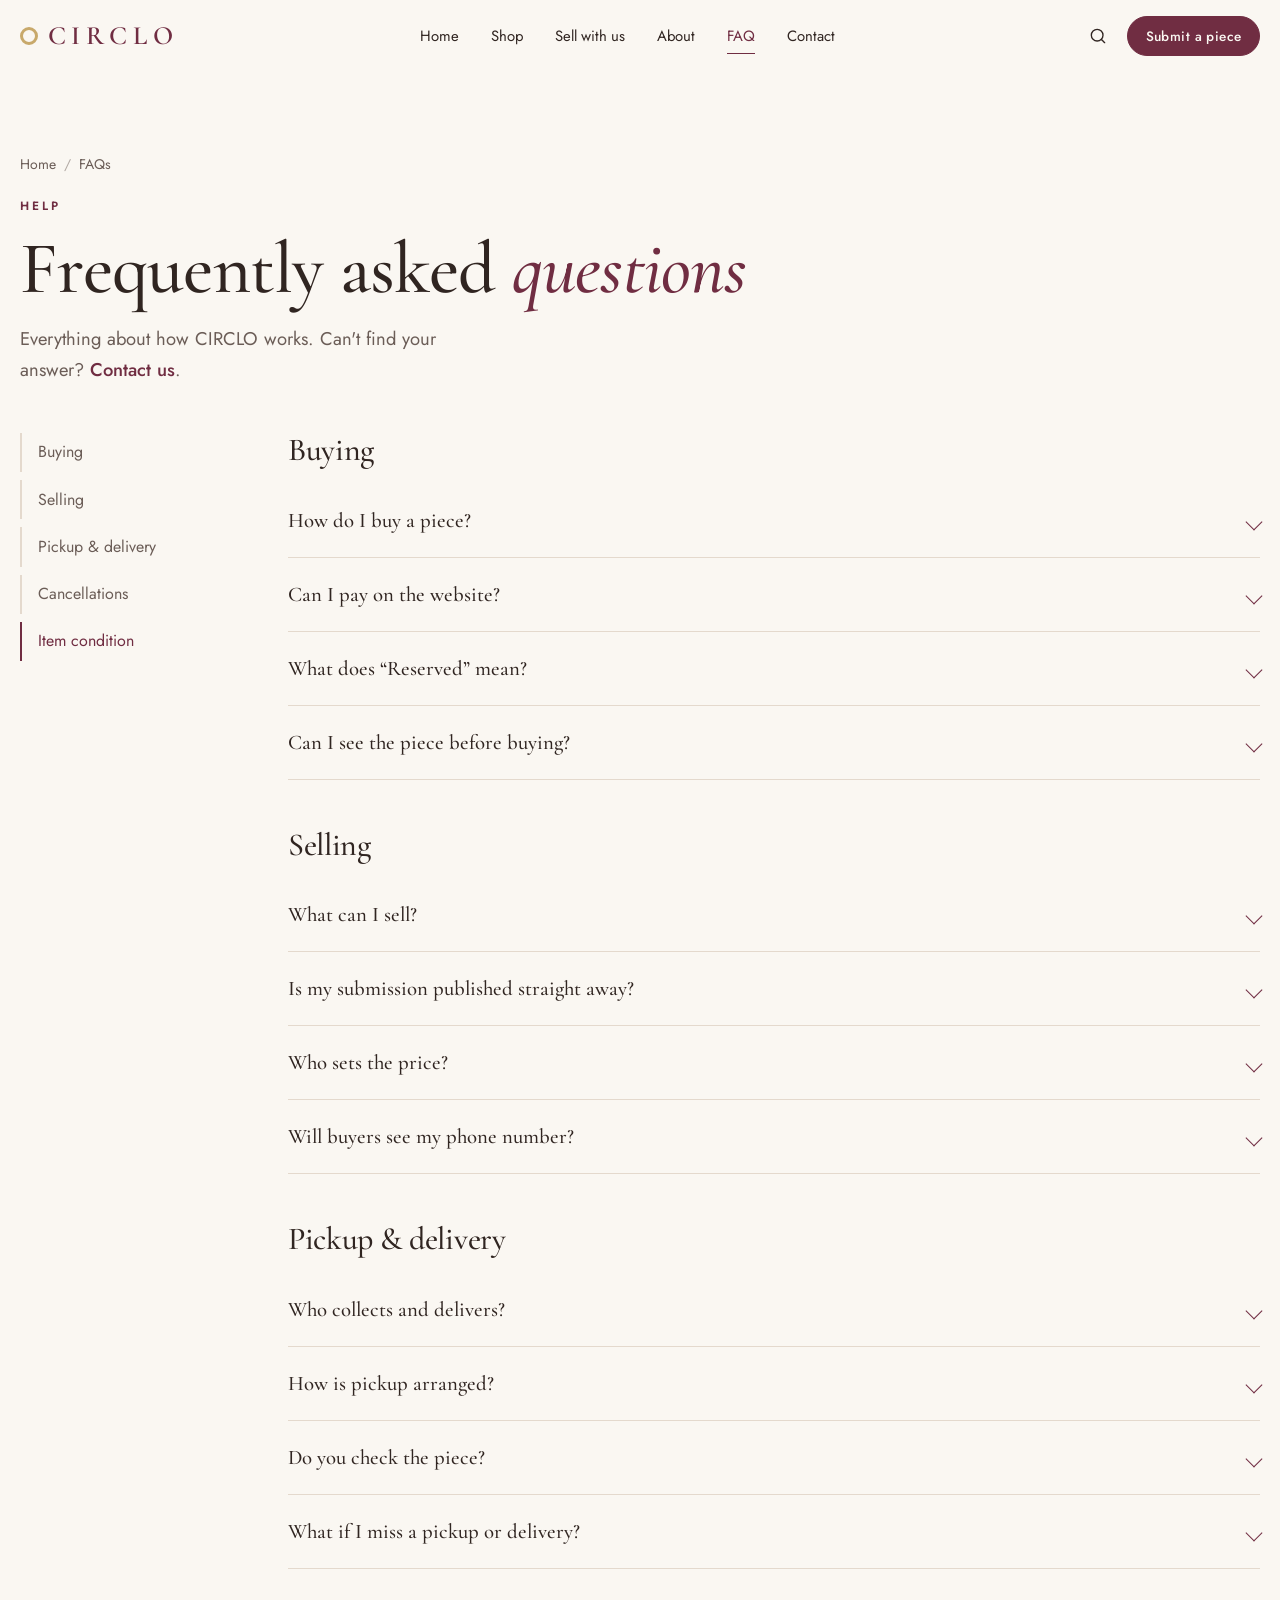
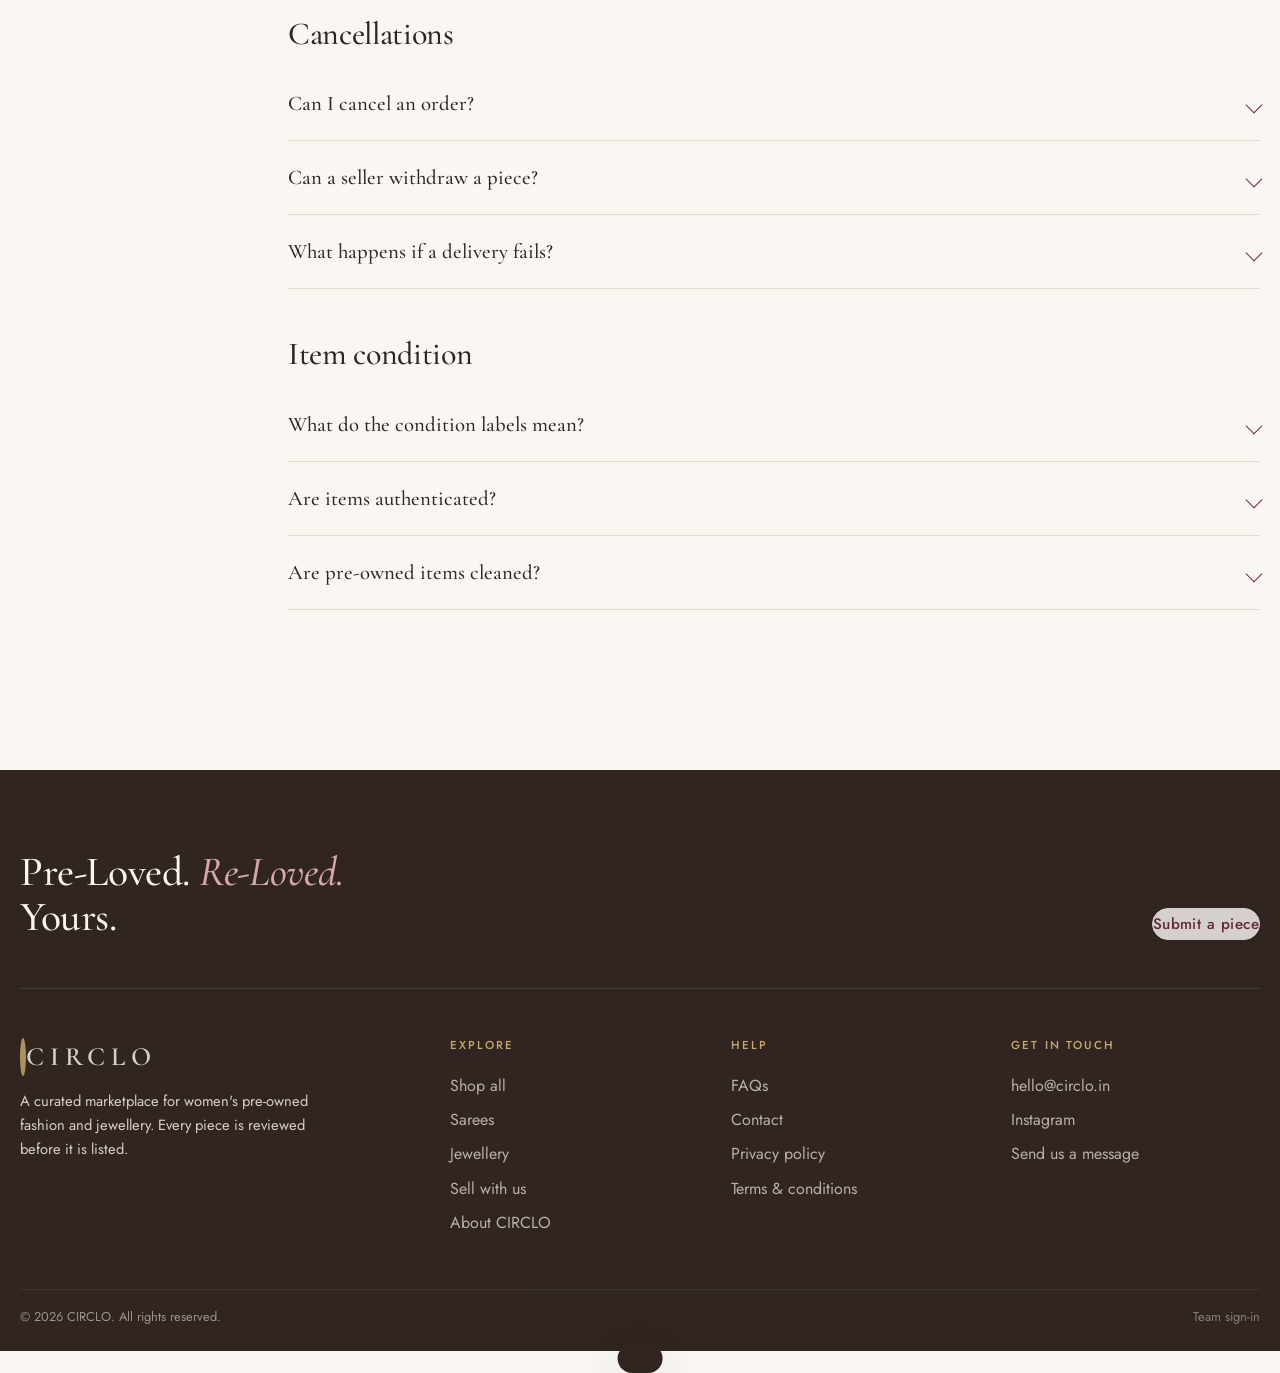
<file: faq.html>
<!doctype html>
<html lang="en" class="no-js">
<head>
<meta charset="utf-8">
<meta name="viewport" content="width=device-width,initial-scale=1">
<title>FAQs · CIRCLO</title>
<meta name="description" content="Answers about buying, selling, pickup, delivery, cancellations and condition on CIRCLO.">
<meta name="theme-color" content="#702D42">
<link rel="preconnect" href="https://fonts.googleapis.com"><link rel="preconnect" href="https://fonts.gstatic.com" crossorigin>
<link href="https://fonts.googleapis.com/css2?family=Cormorant+Garamond:ital,wght@0,500;0,600;1,500&family=Jost:wght@400;500;600&display=swap" rel="stylesheet">
<link rel="stylesheet" href="style.css">
<link rel="icon" href="data:image/svg+xml,<svg xmlns='http://www.w3.org/2000/svg' viewBox='0 0 64 64'><circle cx='32' cy='32' r='22' fill='none' stroke='%23C8A96B' stroke-width='7'/></svg>">
</head>
<body data-page="faq">
<a class="skip" href="#main">Skip to content</a>
<div data-header></div>
<main id="main">

<section class="page-hero"><div class="container"><nav class="crumbs" aria-label="Breadcrumb"><a href="index.html">Home</a><span aria-hidden="true">/</span><span>FAQs</span></nav>
<span class="eyebrow">Help</span><h1>Frequently asked <em>questions</em></h1><p class="lead">Everything about how CIRCLO works. Can't find your answer? <a class="link" href="contact.html">Contact us</a>.</p></div></section>
<div class="container faq-layout"><nav class="faq-nav" aria-label="FAQ sections"><a href="#buying">Buying</a><a href="#selling">Selling</a><a href="#pickup">Pickup & delivery</a><a href="#cancellations">Cancellations</a><a href="#condition">Item condition</a></nav><div><section class="faq-group reveal" id="buying"><h2>Buying</h2><details class="acc"><summary>How do I buy a piece?</summary><div class="body"><p>Open the piece and choose “Enquire about this piece”. We'll contact you to confirm availability, the final price and a delivery slot. Your order is confirmed only after we've spoken with you.</p></div></details><details class="acc"><summary>Can I pay on the website?</summary><div class="body"><p>No. There is no online checkout. Payment terms are agreed with CIRCLO when we confirm your order.</p></div></details><details class="acc"><summary>What does “Reserved” mean?</summary><div class="body"><p>Another buyer's order has been confirmed for that piece. If their order is cancelled, the piece becomes available again.</p></div></details><details class="acc"><summary>Can I see the piece before buying?</summary><div class="body"><p>Ask in your enquiry. Viewing arrangements depend on the piece and location and aren't guaranteed.</p></div></details></section><section class="faq-group reveal" id="selling"><h2>Selling</h2><details class="acc"><summary>What can I sell?</summary><div class="body"><p>Women's sarees, lehengas, kurtis, dresses, ethnic wear, handbags, clutches, accessories and jewellery in good, wearable condition.</p></div></details><details class="acc"><summary>Is my submission published straight away?</summary><div class="body"><p>No. Every submission is saved privately as pending review. We'll approve it, ask for changes, or decline it, and contact you either way.</p></div></details><details class="acc"><summary>Who sets the price?</summary><div class="body"><p>You suggest an expected price. We may discuss it with you during review. The listed price is agreed before publishing.</p></div></details><details class="acc"><summary>Will buyers see my phone number?</summary><div class="body"><p>No. Seller contact details are never shown on the website. CIRCLO coordinates every sale.</p></div></details></section><section class="faq-group reveal" id="pickup"><h2>Pickup & delivery</h2><details class="acc"><summary>Who collects and delivers?</summary><div class="body"><p>CIRCLO's own team, within our service area. We don't use an external courier at the moment.</p></div></details><details class="acc"><summary>How is pickup arranged?</summary><div class="body"><p>Once an order is confirmed, we agree a date and time slot with the seller and collect the piece in person.</p></div></details><details class="acc"><summary>Do you check the piece?</summary><div class="body"><p>Yes. After collection we check it against its listing before scheduling delivery. If it doesn't match, we'll contact both parties before going ahead.</p></div></details><details class="acc"><summary>What if I miss a pickup or delivery?</summary><div class="body"><p>We'll contact you to reschedule. Repeated missed slots may lead to the order being cancelled.</p></div></details></section><section class="faq-group reveal" id="cancellations"><h2>Cancellations</h2><details class="acc"><summary>Can I cancel an order?</summary><div class="body"><p>Please contact us as soon as possible. Orders can be cancelled before delivery; the piece then returns to the shop. Specific cancellation terms are set out in our terms and conditions.</p></div></details><details class="acc"><summary>Can a seller withdraw a piece?</summary><div class="body"><p>Yes, before an order is confirmed. Contact us and we'll hide the listing.</p></div></details><details class="acc"><summary>What happens if a delivery fails?</summary><div class="body"><p>We'll try to reschedule. If delivery can't be completed, the piece may be returned to the seller and the order cancelled.</p></div></details></section><section class="faq-group reveal" id="condition"><h2>Item condition</h2><details class="acc"><summary>What do the condition labels mean?</summary><div class="body"><p>New with tags: unworn with original tags. Like new: worn once or twice, no visible wear. Gently used: light signs of wear. Well loved: visible wear, described in the listing.</p></div></details><details class="acc"><summary>Are items authenticated?</summary><div class="body"><p>We review photos and descriptions and check items at collection, but we don't provide formal authentication or certification for brands or jewellery metals.</p></div></details><details class="acc"><summary>Are pre-owned items cleaned?</summary><div class="body"><p>Unless a listing says otherwise, pieces are delivered as they were collected. Ask in your enquiry if this matters to you.</p></div></details></section></div></div>
</main>
<div data-footer></div>

<script src="config.js"></script>
<script src="script.js"></script>
<script src="pages.js"></script>
</body>
</html>
</file>
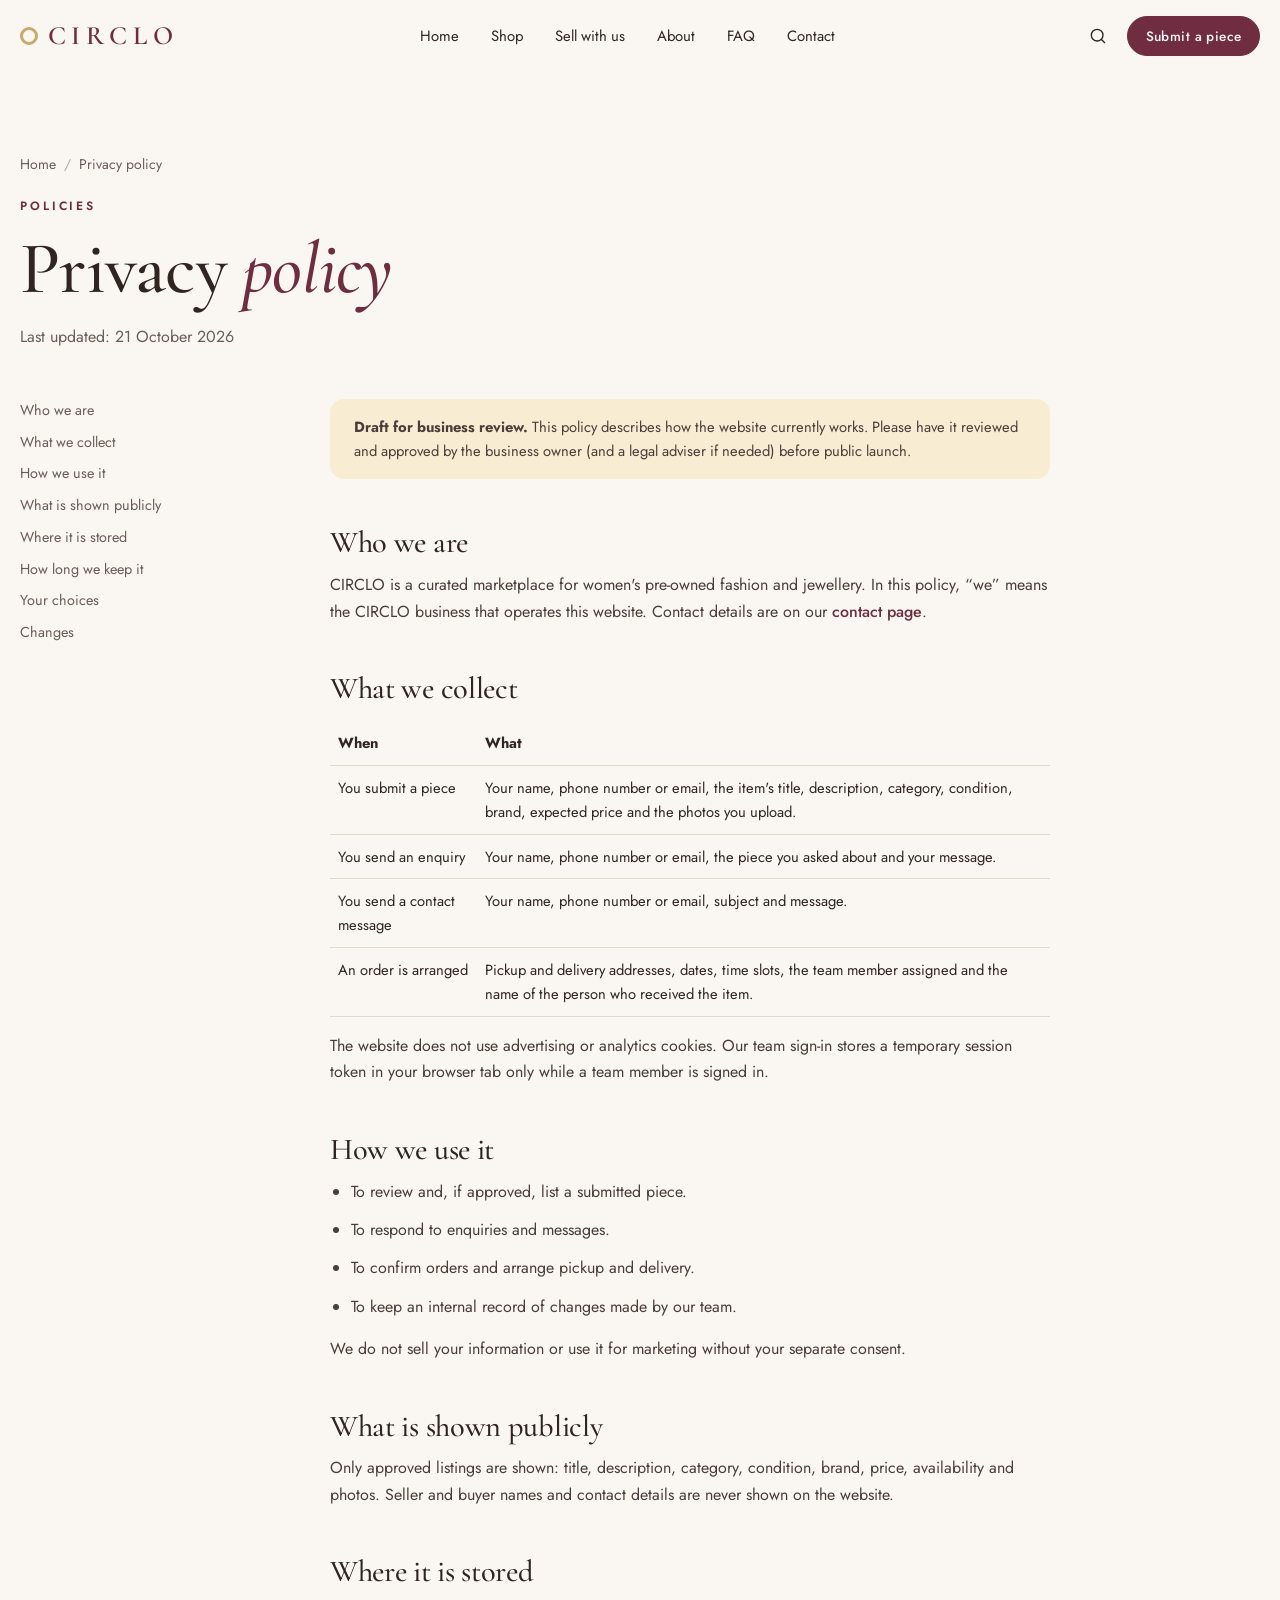
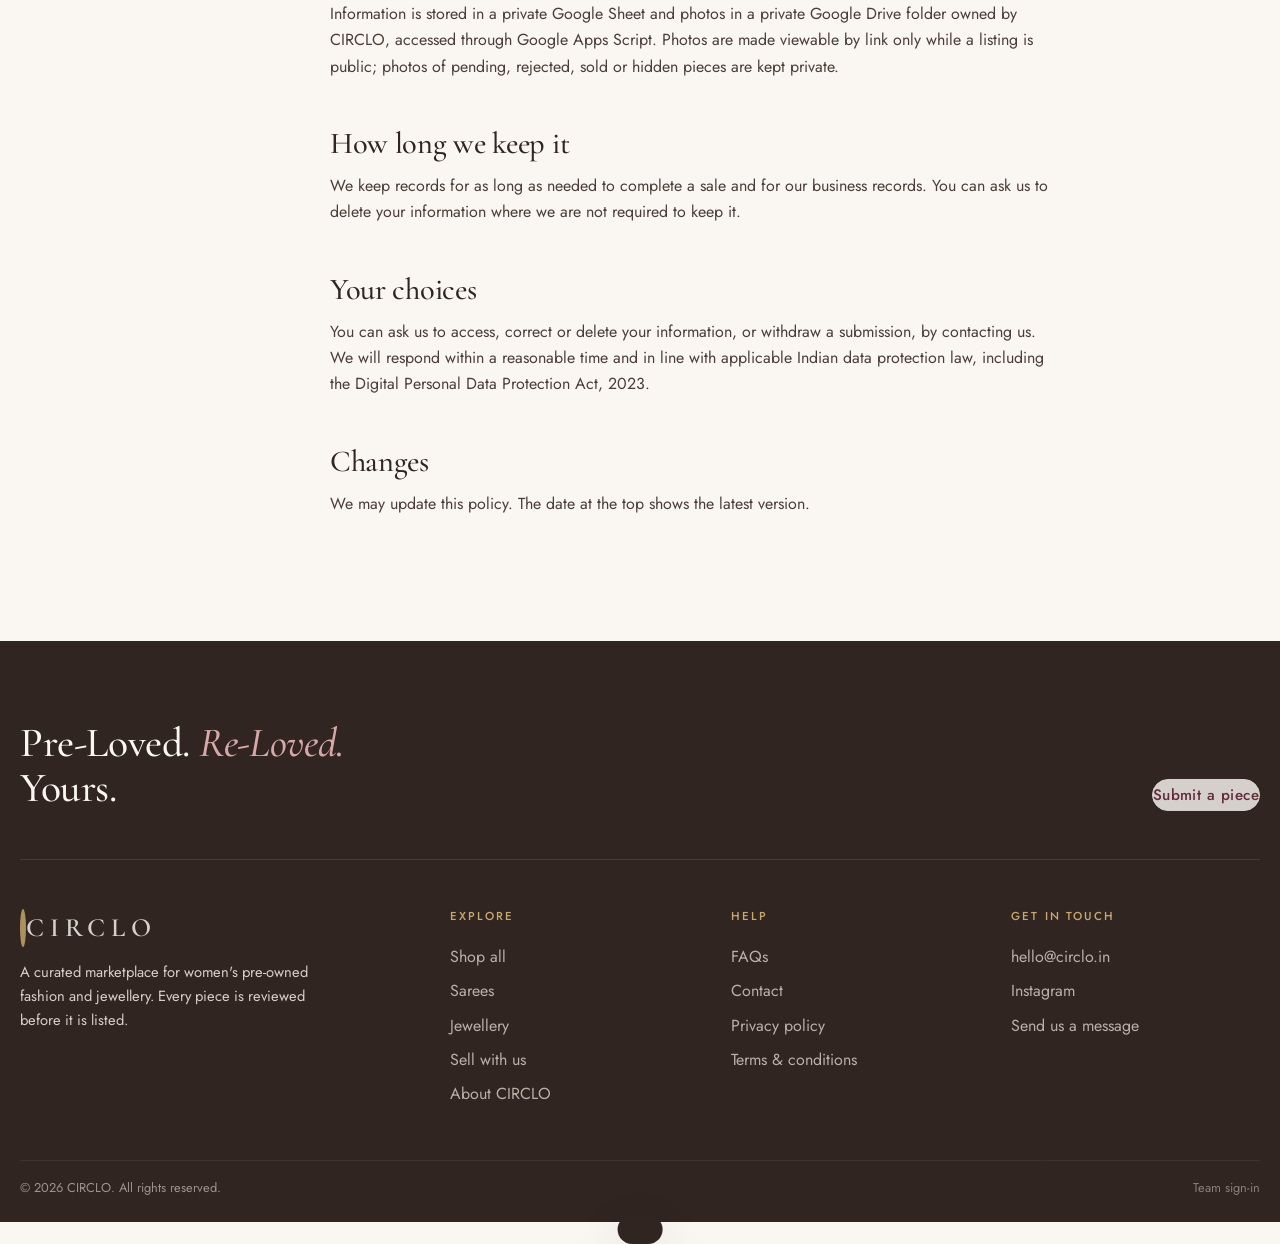
<file: privacy.html>
<!doctype html>
<html lang="en" class="no-js">
<head>
<meta charset="utf-8">
<meta name="viewport" content="width=device-width,initial-scale=1">
<title>Privacy policy · CIRCLO</title>
<meta name="description" content="How CIRCLO collects, uses and protects your information.">
<meta name="theme-color" content="#702D42">
<link rel="preconnect" href="https://fonts.googleapis.com"><link rel="preconnect" href="https://fonts.gstatic.com" crossorigin>
<link href="https://fonts.googleapis.com/css2?family=Cormorant+Garamond:ital,wght@0,500;0,600;1,500&family=Jost:wght@400;500;600&display=swap" rel="stylesheet">
<link rel="stylesheet" href="style.css">
<link rel="icon" href="data:image/svg+xml,<svg xmlns='http://www.w3.org/2000/svg' viewBox='0 0 64 64'><circle cx='32' cy='32' r='22' fill='none' stroke='%23C8A96B' stroke-width='7'/></svg>">
</head>
<body data-page="legal">
<a class="skip" href="#main">Skip to content</a>
<div data-header></div>
<main id="main">

<section class="page-hero"><div class="container"><nav class="crumbs" aria-label="Breadcrumb"><a href="index.html">Home</a><span aria-hidden="true">/</span><span>Privacy policy</span></nav><span class="eyebrow">Policies</span><h1>Privacy <em>policy</em></h1><p class="muted" style="margin-top:1rem">Last updated: 21 October 2026</p></div></section>
<div class="container legal"><nav class="toc" aria-label="On this page"><a href="#who">Who we are</a><a href="#collect">What we collect</a><a href="#use">How we use it</a><a href="#public">What is shown publicly</a><a href="#storage">Where it is stored</a><a href="#retention">How long we keep it</a><a href="#rights">Your choices</a><a href="#changes">Changes</a></nav><article class="prose"><p class="notice"><strong>Draft for business review.</strong> This policy describes how the website currently works. Please have it reviewed and approved by the business owner (and a legal adviser if needed) before public launch.</p><h2 id="who">Who we are</h2><p>CIRCLO is a curated marketplace for women's pre-owned fashion and jewellery. In this policy, “we” means the CIRCLO business that operates this website. Contact details are on our <a class='link' href='contact.html'>contact page</a>.</p><h2 id="collect">What we collect</h2><table><tr><th>When</th><th>What</th></tr><tr><td>You submit a piece</td><td>Your name, phone number or email, the item's title, description, category, condition, brand, expected price and the photos you upload.</td></tr><tr><td>You send an enquiry</td><td>Your name, phone number or email, the piece you asked about and your message.</td></tr><tr><td>You send a contact message</td><td>Your name, phone number or email, subject and message.</td></tr><tr><td>An order is arranged</td><td>Pickup and delivery addresses, dates, time slots, the team member assigned and the name of the person who received the item.</td></tr></table><p>The website does not use advertising or analytics cookies. Our team sign-in stores a temporary session token in your browser tab only while a team member is signed in.</p><h2 id="use">How we use it</h2><ul><li>To review and, if approved, list a submitted piece.</li><li>To respond to enquiries and messages.</li><li>To confirm orders and arrange pickup and delivery.</li><li>To keep an internal record of changes made by our team.</li></ul><p>We do not sell your information or use it for marketing without your separate consent.</p><h2 id="public">What is shown publicly</h2><p>Only approved listings are shown: title, description, category, condition, brand, price, availability and photos. Seller and buyer names and contact details are never shown on the website.</p><h2 id="storage">Where it is stored</h2><p>Information is stored in a private Google Sheet and photos in a private Google Drive folder owned by CIRCLO, accessed through Google Apps Script. Photos are made viewable by link only while a listing is public; photos of pending, rejected, sold or hidden pieces are kept private.</p><h2 id="retention">How long we keep it</h2><p>We keep records for as long as needed to complete a sale and for our business records. You can ask us to delete your information where we are not required to keep it.</p><h2 id="rights">Your choices</h2><p>You can ask us to access, correct or delete your information, or withdraw a submission, by contacting us. We will respond within a reasonable time and in line with applicable Indian data protection law, including the Digital Personal Data Protection Act, 2023.</p><h2 id="changes">Changes</h2><p>We may update this policy. The date at the top shows the latest version.</p></article></div>
</main>
<div data-footer></div>

<script src="config.js"></script>
<script src="script.js"></script>
<script src="pages.js"></script>
</body>
</html>
</file>
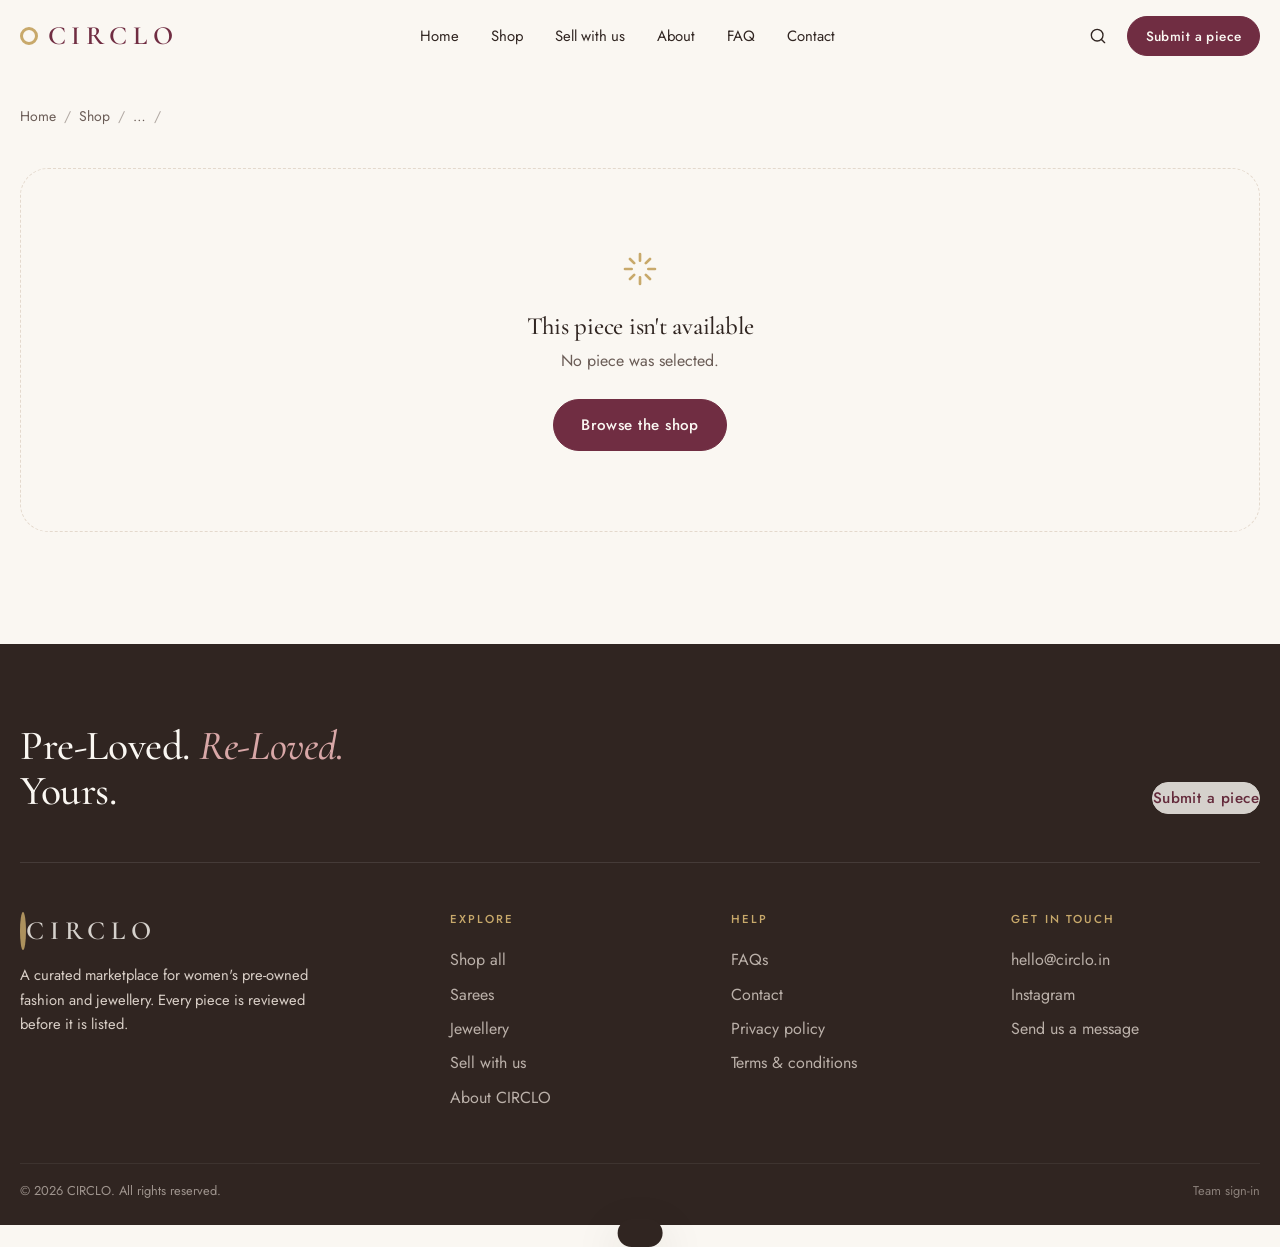
<file: product.html>
<!doctype html>
<html lang="en" class="no-js">
<head>
<meta charset="utf-8">
<meta name="viewport" content="width=device-width,initial-scale=1">
<title>Piece · CIRCLO</title>
<meta name="description" content="View this curated pre-owned piece on CIRCLO and send an enquiry.">
<meta name="theme-color" content="#702D42">
<link rel="preconnect" href="https://fonts.googleapis.com"><link rel="preconnect" href="https://fonts.gstatic.com" crossorigin>
<link href="https://fonts.googleapis.com/css2?family=Cormorant+Garamond:ital,wght@0,500;0,600;1,500&family=Jost:wght@400;500;600&display=swap" rel="stylesheet">
<link rel="stylesheet" href="style.css">
<link rel="icon" href="data:image/svg+xml,<svg xmlns='http://www.w3.org/2000/svg' viewBox='0 0 64 64'><circle cx='32' cy='32' r='22' fill='none' stroke='%23C8A96B' stroke-width='7'/></svg>">
</head>
<body data-page="product">
<a class="skip" href="#main">Skip to content</a>
<div data-header></div>
<main id="main">

<div class="container" style="padding-top:2rem">
  <nav class="crumbs" aria-label="Breadcrumb"><a href="index.html">Home</a><span aria-hidden="true">/</span><a href="shop.html">Shop</a><span aria-hidden="true">/</span><a id="crumbCat" href="shop.html">…</a><span aria-hidden="true">/</span><span id="crumbTitle" aria-current="page"></span></nav>
  <div class="pd" id="pd" aria-live="polite"></div>
</div>
<section class="section tint" id="relatedWrap" hidden>
  <div class="container"><div class="sec-head split"><div><span class="eyebrow">Keep browsing</span><h2>You may also like</h2></div><a class="arrow-link" href="shop.html">Back to the shop</a></div><div class="grid" id="related"></div></div>
</section>
</main>
<div data-footer></div>
<dialog id="enqDlg" class="dlg" aria-labelledby="enqTitle">
  <button type="button" class="dlg-x" onclick="this.closest('dialog').close()" aria-label="Close">×</button>
  <form class="form" id="enqForm" novalidate>
    <div><span class="eyebrow">Enquiry</span><h2 id="enqTitle" style="font-size:2rem">Ask about this piece</h2><p class="muted small" id="enqFor"></p></div>
    <input type="hidden" name="productId">
    <label>Your name<input name="buyerName" required maxlength="80" autocomplete="name"></label>
    <label>Phone or email<input name="buyerContact" required maxlength="120" data-contact autocomplete="email"><span class="hint">So we can confirm availability and arrange delivery.</span></label>
    <label>Message <small>(optional)</small><textarea name="message" maxlength="800" rows="3" placeholder="Questions about size, condition, timing…"></textarea></label>
    <input type="text" name="website" class="hp" tabindex="-1" autocomplete="off" aria-hidden="true">
    <label class="check"><input type="checkbox" name="consent" required> CIRCLO may use these details to contact me about this enquiry, as described in the <a href="privacy.html" class="link">privacy policy</a>.</label>
    <div class="alert" id="enqMsg"></div>
    <button class="btn btn-block" type="submit">Send enquiry</button>
  </form>
  <div class="success" id="enqDone" hidden>
    <svg class="tick" viewBox="0 0 80 80"><circle cx="40" cy="40" r="34"/><path d="m26 41 9 9 19-20"/></svg>
    <h2 style="font-size:2rem">Enquiry sent</h2><span class="ref" id="enqRef"></span><p class="muted" id="enqNote"></p>
    <button class="btn btn-ghost" onclick="this.closest('dialog').close()">Done</button>
  </div>
</dialog>
<div class="lightbox" id="lightbox" tabindex="-1" role="dialog" aria-label="Enlarged photo"><img alt=""></div>
<script src="config.js"></script>
<script src="script.js"></script>
<script src="pages.js"></script>
</body>
</html>
</file>
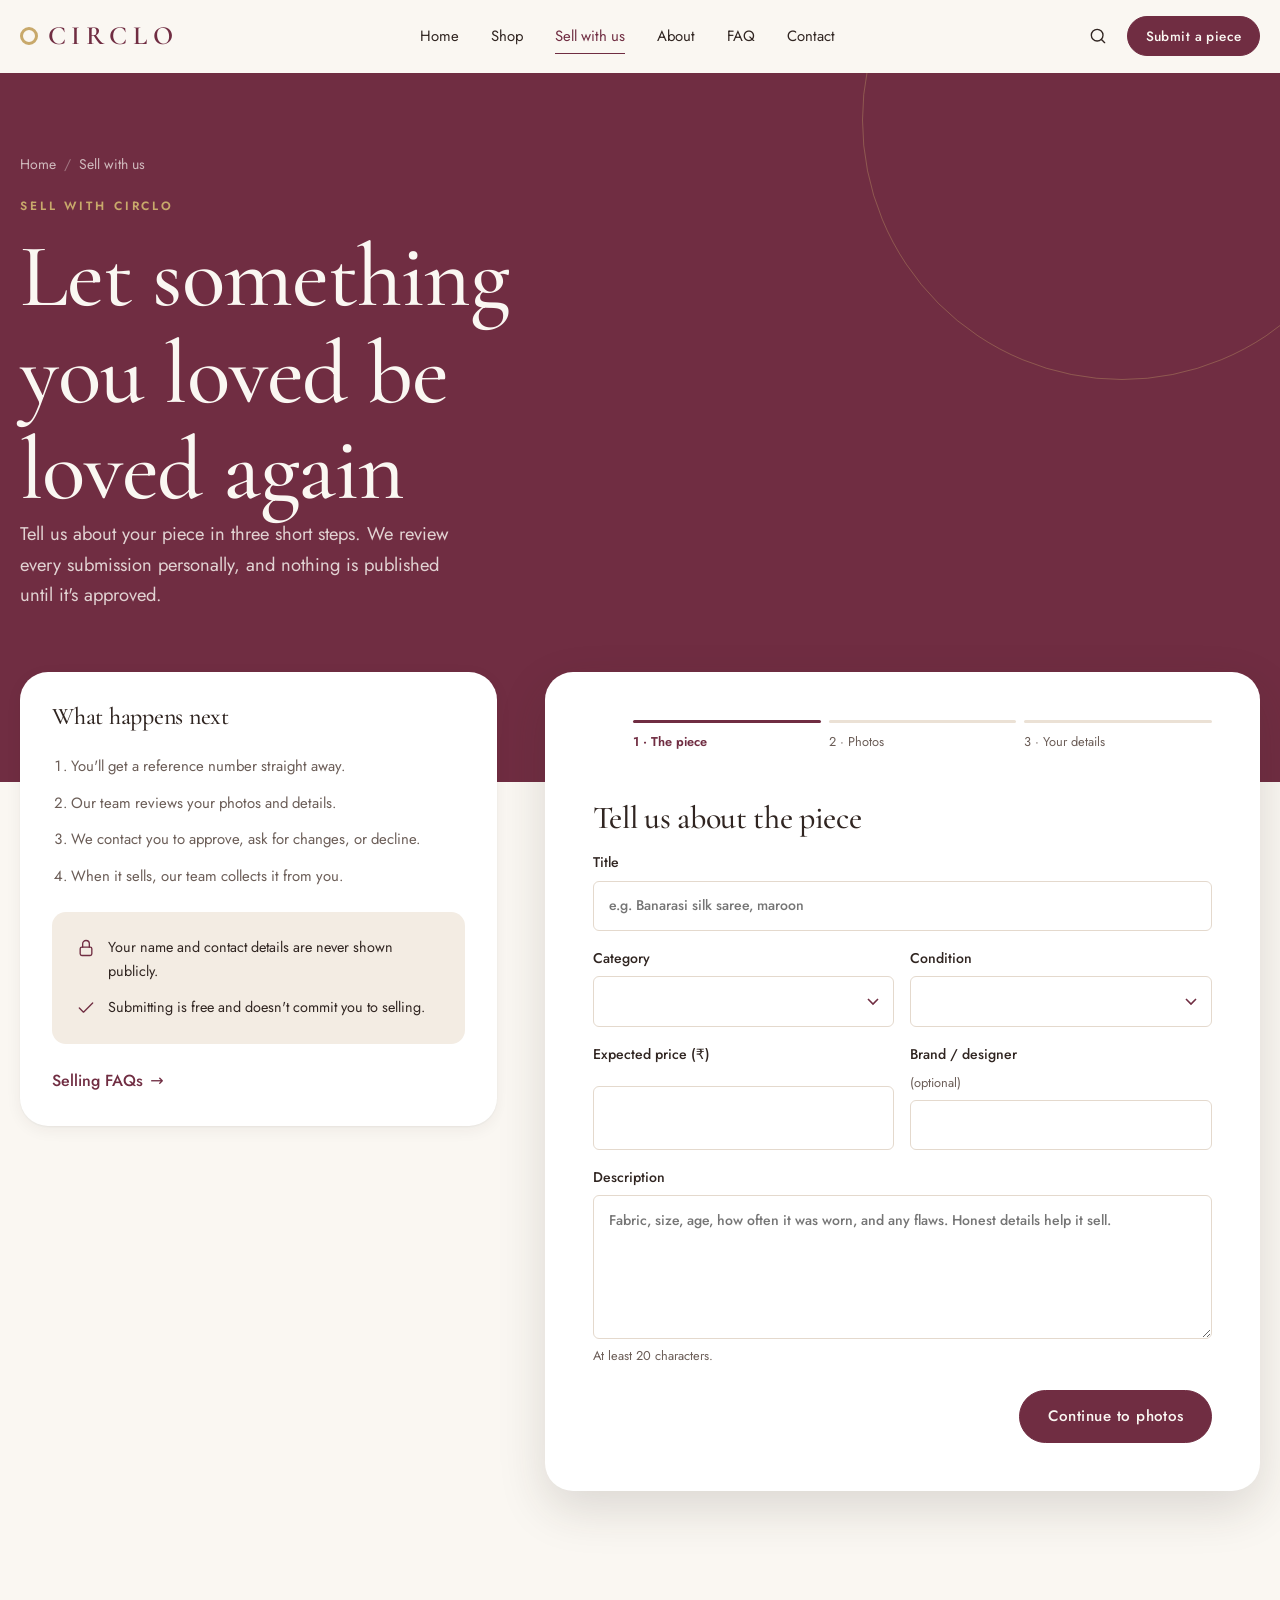
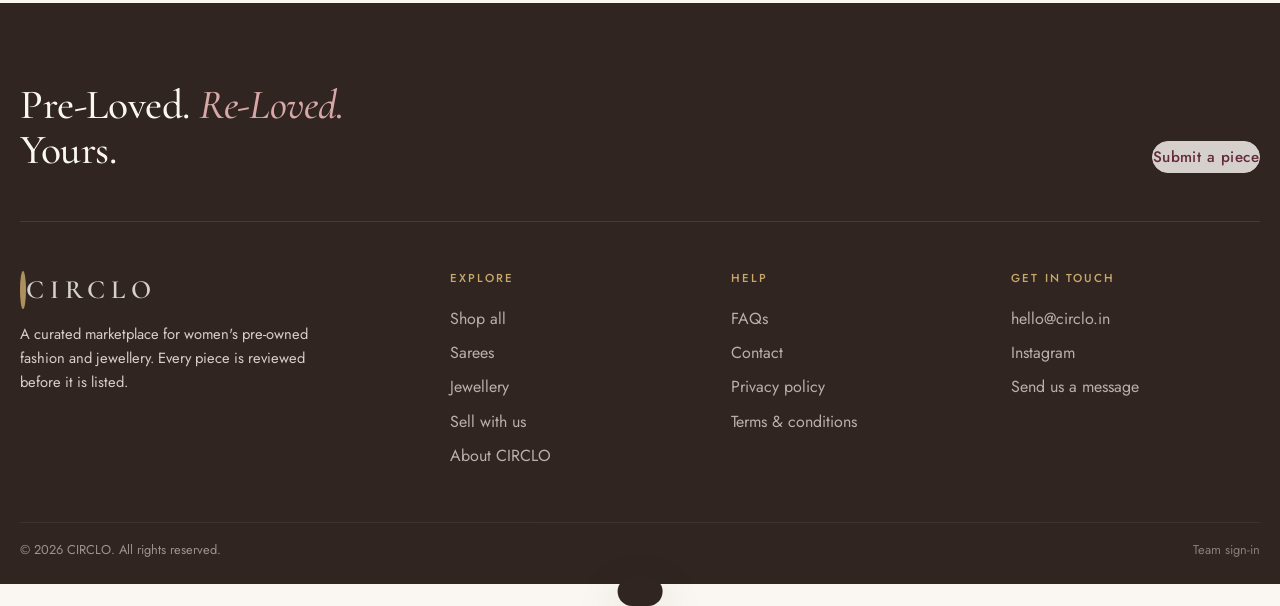
<file: sell.html>
<!doctype html>
<html lang="en" class="no-js">
<head>
<meta charset="utf-8">
<meta name="viewport" content="width=device-width,initial-scale=1">
<title>Sell with us · CIRCLO</title>
<meta name="description" content="Submit your pre-owned saree, lehenga, jewellery or handbag to CIRCLO for review.">
<meta name="theme-color" content="#702D42">
<link rel="preconnect" href="https://fonts.googleapis.com"><link rel="preconnect" href="https://fonts.gstatic.com" crossorigin>
<link href="https://fonts.googleapis.com/css2?family=Cormorant+Garamond:ital,wght@0,500;0,600;1,500&family=Jost:wght@400;500;600&display=swap" rel="stylesheet">
<link rel="stylesheet" href="style.css">
<link rel="icon" href="data:image/svg+xml,<svg xmlns='http://www.w3.org/2000/svg' viewBox='0 0 64 64'><circle cx='32' cy='32' r='22' fill='none' stroke='%23C8A96B' stroke-width='7'/></svg>">
</head>
<body data-page="sell">
<a class="skip" href="#main">Skip to content</a>
<div data-header></div>
<main id="main">

<section class="sell-hero">
  <div class="container"><nav class="crumbs" aria-label="Breadcrumb" style="color:rgba(250,247,242,.7)"><a href="index.html">Home</a><span aria-hidden="true">/</span><span>Sell with us</span></nav>
  <span class="eyebrow light">Sell with CIRCLO</span><h1 style="max-width:14ch">Let something you loved be loved again</h1>
  <p class="lead">Tell us about your piece in three short steps. We review every submission personally, and nothing is published until it's approved.</p></div>
</section>
<div class="container sell-wrap">
  <aside class="sell-side reveal">
    <h3>What happens next</h3>
    <ol><li>You'll get a reference number straight away.</li><li>Our team reviews your photos and details.</li><li>We contact you to approve, ask for changes, or decline.</li><li>When it sells, our team collects it from you.</li></ol>
    <div class="assure"><div><svg class="ic" viewBox="0 0 24 24"><rect x="5" y="11" width="14" height="10" rx="2"/><path d="M8 11V7a4 4 0 0 1 8 0v4"/></svg><span>Your name and contact details are never shown publicly.</span></div><div><svg class="ic" viewBox="0 0 24 24"><path d="M20 6 9 17l-5-5"/></svg><span>Submitting is free and doesn't commit you to selling.</span></div></div>
    <a class="arrow-link" href="faq.html#selling">Selling FAQs</a>
  </aside>
  <div class="card">
    <form id="sellForm" class="form" novalidate>
      <ol class="progress" aria-label="Progress"><li class="now" aria-current="step">1 · The piece</li><li>2 · Photos</li><li>3 · Your details</li></ol>
      <div class="step-panel active">
        <h2 style="font-size:2rem">Tell us about the piece</h2>
        <label>Title<input name="title" required minlength="3" maxlength="100" placeholder="e.g. Banarasi silk saree, maroon"></label>
        <div class="two"><label>Category<select name="category" id="sCat" required></select></label><label>Condition<select name="condition" id="sCond" required></select></label></div>
        <div class="two"><label>Expected price (₹)<input name="price" type="number" min="1" max="1000000" required inputmode="numeric"></label><label>Brand / designer <small>(optional)</small><input name="brand" maxlength="60"></label></div>
        <label>Description<textarea name="description" required minlength="20" maxlength="1500" rows="5" placeholder="Fabric, size, age, how often it was worn, and any flaws. Honest details help it sell."></textarea><span class="hint">At least 20 characters.</span></label>
        <div class="step-nav"><span></span><button type="button" class="btn" data-next>Continue to photos</button></div>
      </div>
      <div class="step-panel">
        <h2 style="font-size:2rem">Add photos</h2>
        <p class="muted small">Natural light, front and back, plus close-ups of any detail or flaw. JPG, PNG or WebP, up to 4 photos.</p>
        <label class="dropzone" id="drop" tabindex="0">
          <input type="file" id="photos" name="photos" accept="image/jpeg,image/png,image/webp" multiple>
          <svg class="ic" viewBox="0 0 24 24" style="width:32px;height:32px;color:var(--burgundy);margin:0 auto .5rem"><path d="M12 16V4M7 9l5-5 5 5M4 16v3a1 1 0 0 0 1 1h14a1 1 0 0 0 1-1v-3"/></svg>
          <strong>Drop photos here or click to choose</strong><span class="hint" id="photoCount">0 of 4 added</span>
        </label>
        <div class="thumbs" id="thumbs"></div>
        <div class="step-nav"><button type="button" class="btn btn-ghost" data-back>Back</button><button type="button" class="btn" data-next>Continue</button></div>
      </div>
      <div class="step-panel">
        <h2 style="font-size:2rem">Your details</h2>
        <div class="two"><label>Your name<input name="sellerName" required maxlength="80" autocomplete="name"></label><label>Phone or email<input name="sellerContact" required maxlength="120" data-contact autocomplete="email"></label></div>
        <input type="text" name="website" class="hp" tabindex="-1" autocomplete="off" aria-hidden="true">
        <label class="check"><input type="checkbox" name="consent" required> I own this piece and agree that CIRCLO may store these details and photos to review and, if approved, list it, as described in the <a class="link" href="privacy.html">privacy policy</a> and <a class="link" href="terms.html">terms</a>.</label>
        <div class="step-nav"><button type="button" class="btn btn-ghost" data-back>Back</button><button type="submit" class="btn" id="sellSubmit">Submit for review</button></div>
      </div>
      <div class="alert" id="sellMsg"></div>
    </form>
    <div class="success" id="sellDone" hidden>
      <svg class="tick" viewBox="0 0 80 80"><circle cx="40" cy="40" r="34"/><path d="m26 41 9 9 19-20"/></svg>
      <h2>Thank you</h2><p class="muted">Your reference number</p><span class="ref" id="sellRef"></span><p class="muted" id="sellNote" style="max-width:42ch"></p>
      <div class="cta-row" style="justify-content:center"><button class="btn btn-ghost" id="again">Submit another piece</button><a class="btn" href="shop.html">Browse the shop</a></div>
    </div>
  </div>
</div>
</main>
<div data-footer></div>

<script src="config.js"></script>
<script src="script.js"></script>
<script src="pages.js"></script>
</body>
</html>
</file>
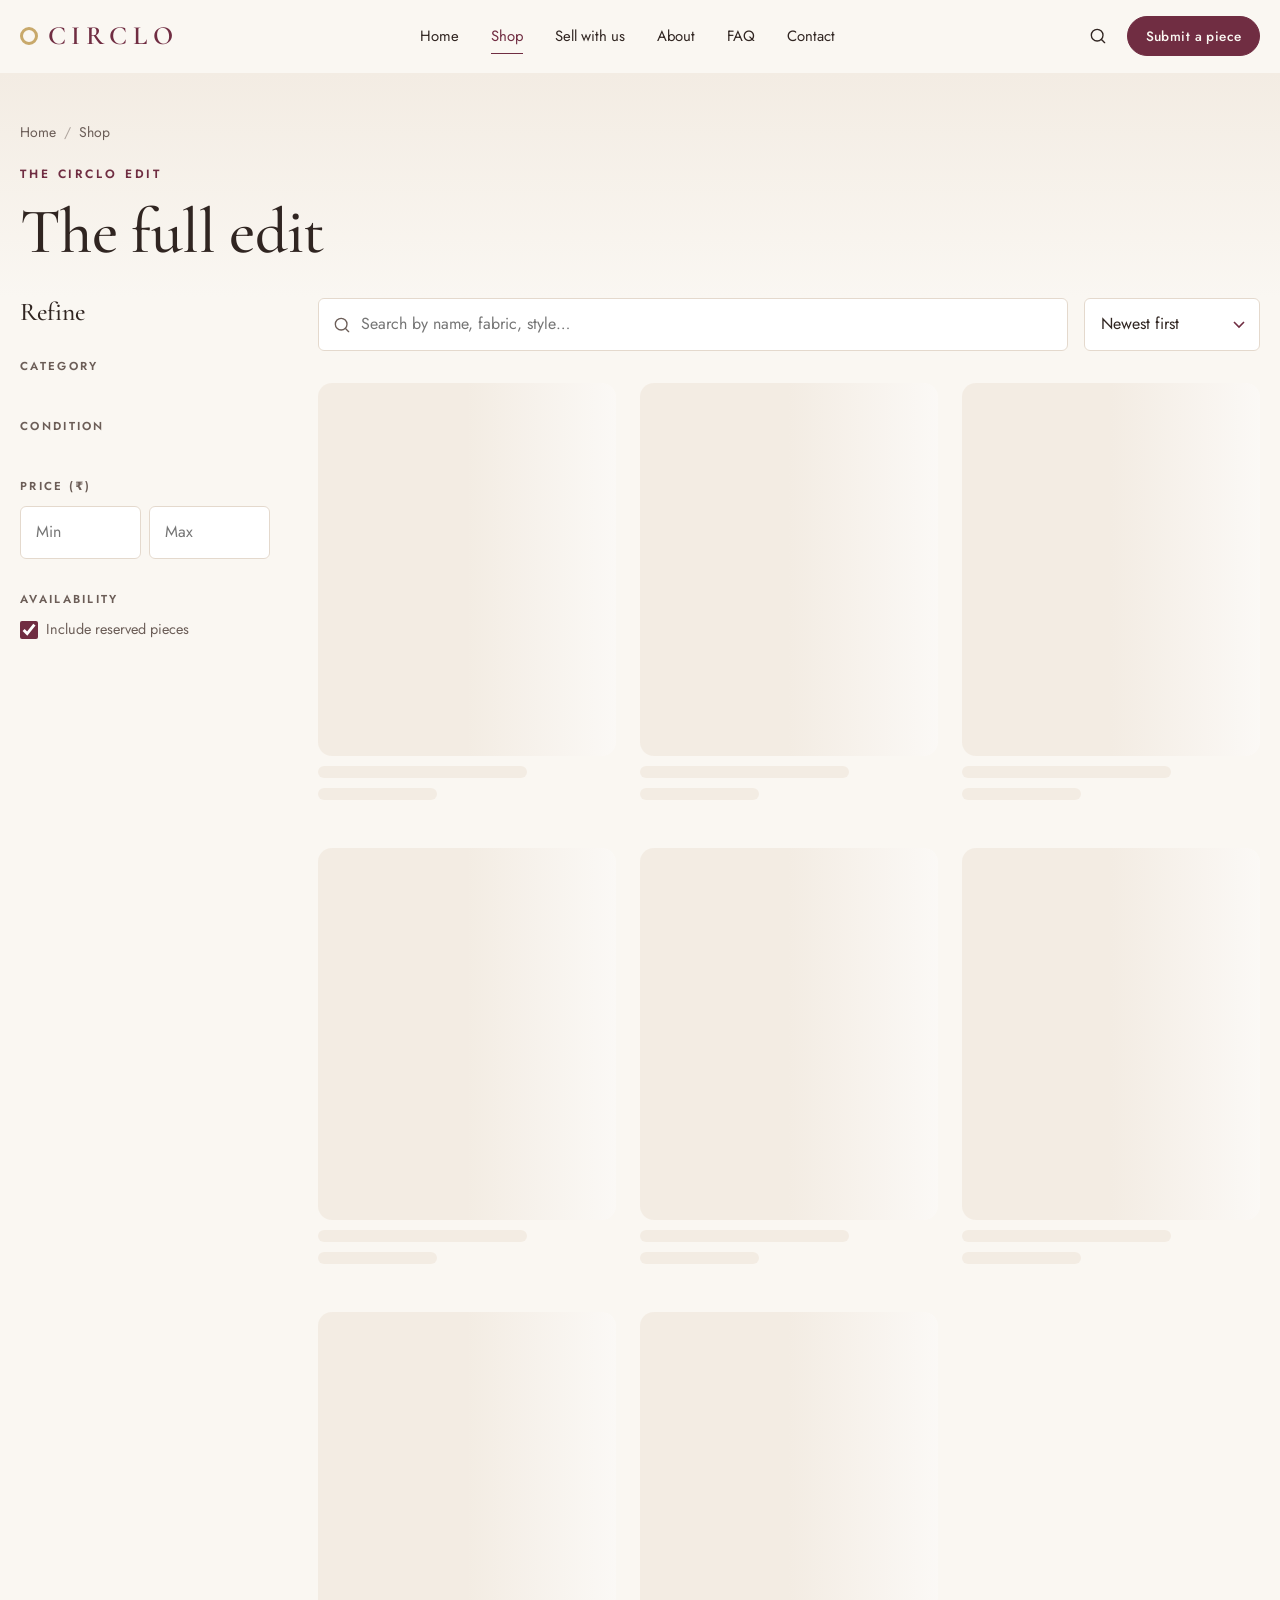
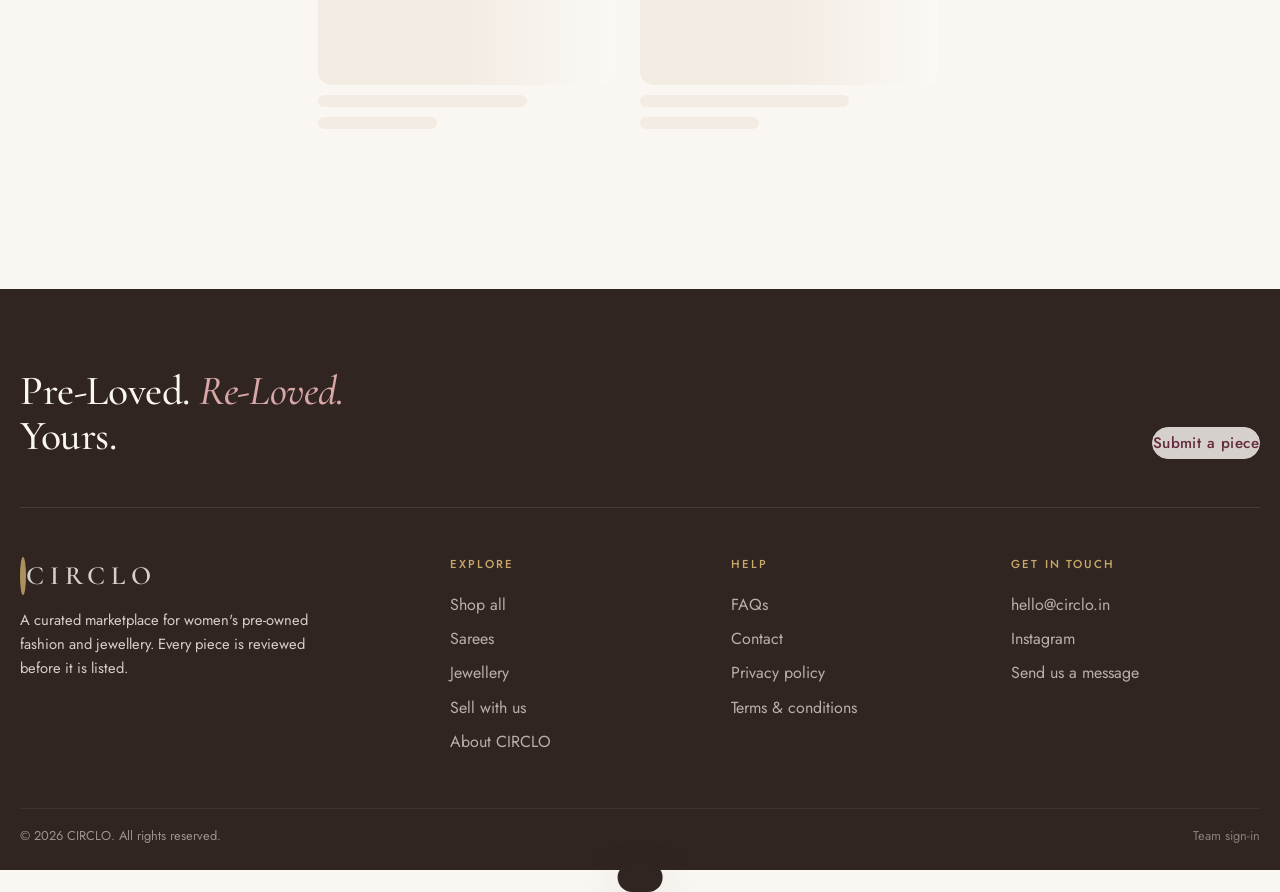
<file: shop.html>
<!doctype html>
<html lang="en" class="no-js">
<head>
<meta charset="utf-8">
<meta name="viewport" content="width=device-width,initial-scale=1">
<title>Shop · CIRCLO</title>
<meta name="description" content="Browse curated pre-owned sarees, lehengas, jewellery, kurtis and handbags on CIRCLO.">
<meta name="theme-color" content="#702D42">
<link rel="preconnect" href="https://fonts.googleapis.com"><link rel="preconnect" href="https://fonts.gstatic.com" crossorigin>
<link href="https://fonts.googleapis.com/css2?family=Cormorant+Garamond:ital,wght@0,500;0,600;1,500&family=Jost:wght@400;500;600&display=swap" rel="stylesheet">
<link rel="stylesheet" href="style.css">
<link rel="icon" href="data:image/svg+xml,<svg xmlns='http://www.w3.org/2000/svg' viewBox='0 0 64 64'><circle cx='32' cy='32' r='22' fill='none' stroke='%23C8A96B' stroke-width='7'/></svg>">
</head>
<body data-page="shop">
<a class="skip" href="#main">Skip to content</a>
<div data-header></div>
<main id="main">

<section class="shop-hero">
  <div class="container"><nav class="crumbs" aria-label="Breadcrumb"><a href="index.html">Home</a><span aria-hidden="true">/</span><span>Shop</span></nav>
  <span class="eyebrow">The CIRCLO edit</span><h1 id="shopTitle" style="font-size:clamp(2.4rem,5vw,4rem)">The full edit</h1></div>
</section>
<div class="container shop">
  <div class="scrim" id="scrim"></div>
  <aside class="filters" id="filters" aria-label="Filters">
    <div style="display:flex;justify-content:space-between;align-items:center"><h3 style="font-size:1.6rem">Refine</h3><button class="icon-btn close-filters" id="closeFilters" aria-label="Close filters">×</button></div>
    <div class="fgroup"><h4>Category</h4><div class="chips" id="cats"></div></div>
    <div class="fgroup"><h4>Condition</h4><div class="chips" id="conds"></div></div>
    <div class="fgroup"><h4>Price (₹)</h4><div class="price-row"><input id="min" inputmode="numeric" placeholder="Min" aria-label="Minimum price"><input id="max" inputmode="numeric" placeholder="Max" aria-label="Maximum price"></div></div>
    <div class="fgroup"><h4>Availability</h4><label class="check" style="display:grid;gap:.5rem;font-size:.9rem"><input type="checkbox" id="showReserved" checked> Include reserved pieces</label></div>
  </aside>
  <section aria-labelledby="shopTitle">
    <div class="toolbar">
      <div class="search"><svg class="ic" viewBox="0 0 24 24"><circle cx="11" cy="11" r="7"/><path d="m20 20-3.5-3.5"/></svg><input type="search" id="q" placeholder="Search by name, fabric, style…" aria-label="Search pieces"></div>
      <button class="btn btn-ghost btn-sm filter-btn" id="filterBtn" aria-expanded="false" aria-controls="filters">Filters</button>
      <select id="sort" aria-label="Sort"><option value="new">Newest first</option><option value="low">Price: low to high</option><option value="high">Price: high to low</option></select>
    </div>
    <div class="active-filters" id="active"></div>
    <p class="muted small" id="count" aria-live="polite" style="margin:-.5rem 0 1.5rem"></p>
    <div class="grid" id="grid"></div>
    <p class="center" style="margin-top:3rem"><button class="btn btn-ghost" id="more" hidden>Show more pieces</button></p>
  </section>
</div>
</main>
<div data-footer></div>

<script src="config.js"></script>
<script src="script.js"></script>
<script src="pages.js"></script>
</body>
</html>
</file>
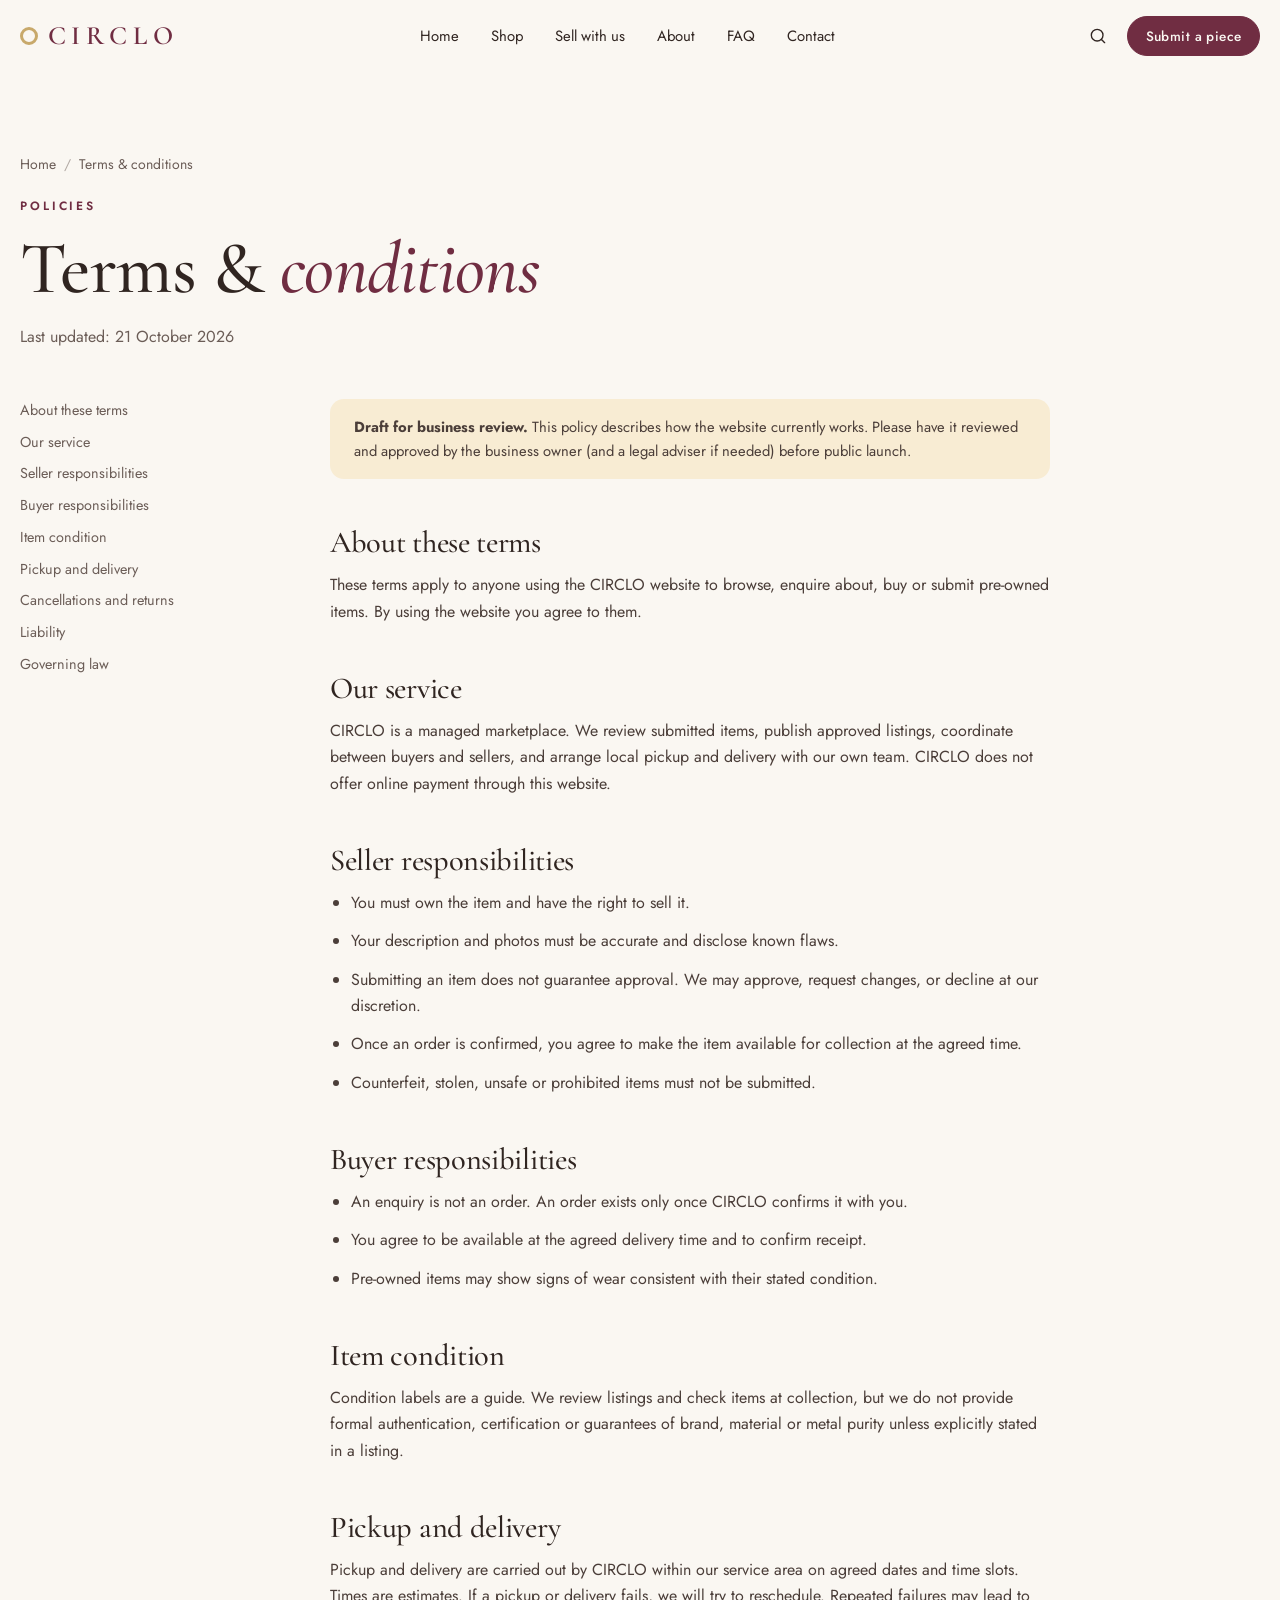
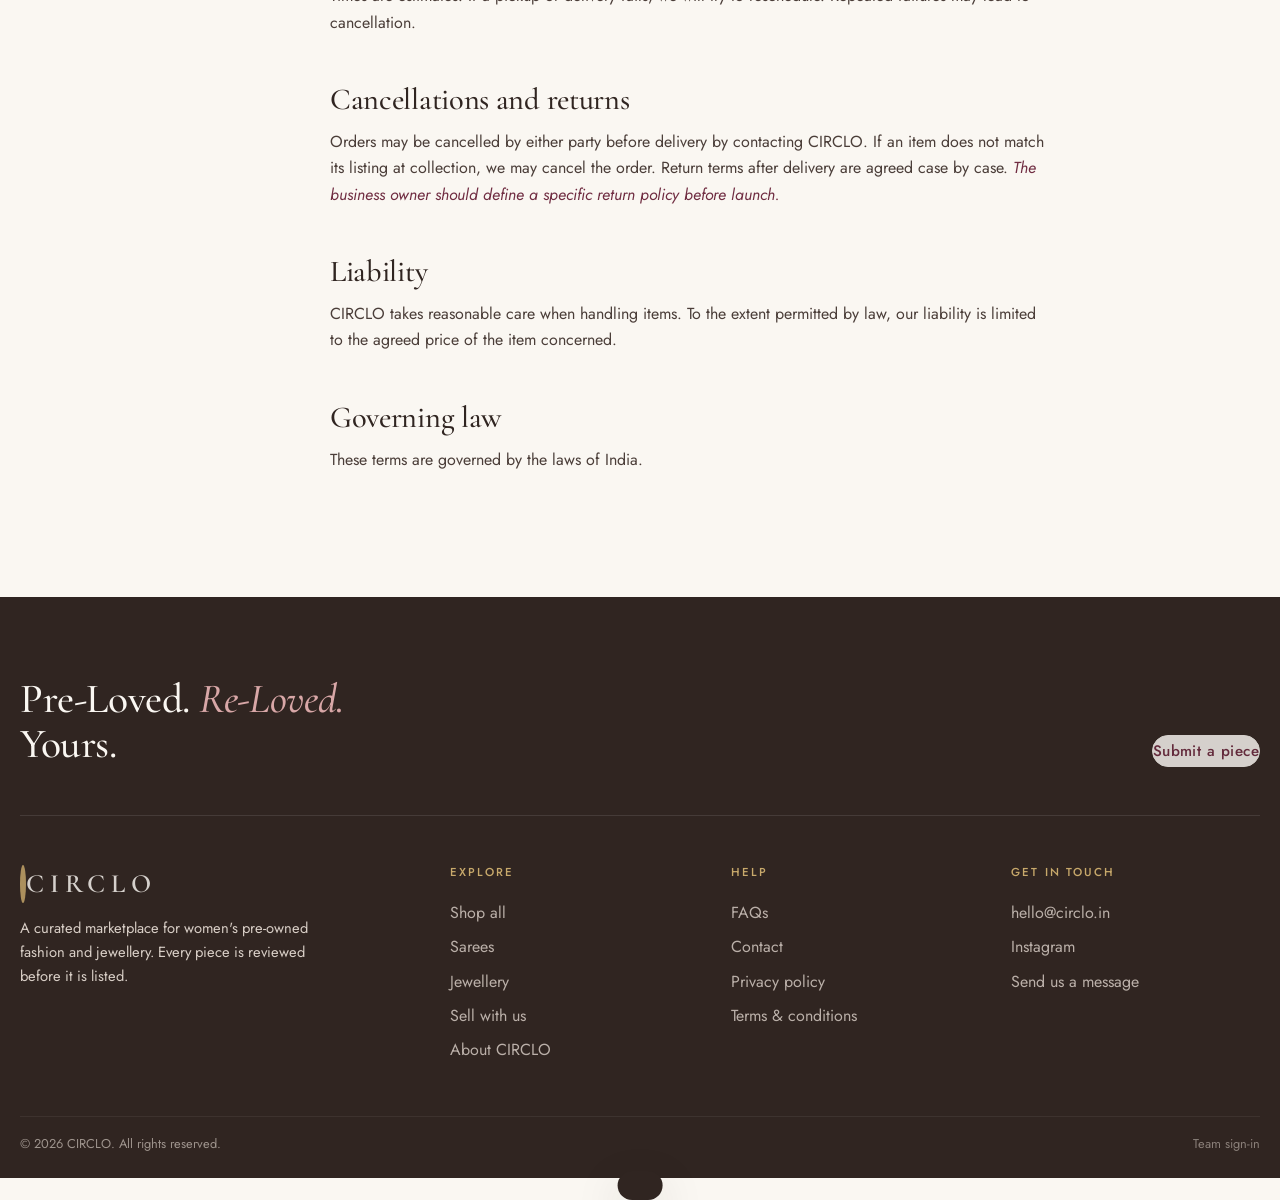
<file: terms.html>
<!doctype html>
<html lang="en" class="no-js">
<head>
<meta charset="utf-8">
<meta name="viewport" content="width=device-width,initial-scale=1">
<title>Terms & conditions · CIRCLO</title>
<meta name="description" content="The terms for buying and selling on CIRCLO.">
<meta name="theme-color" content="#702D42">
<link rel="preconnect" href="https://fonts.googleapis.com"><link rel="preconnect" href="https://fonts.gstatic.com" crossorigin>
<link href="https://fonts.googleapis.com/css2?family=Cormorant+Garamond:ital,wght@0,500;0,600;1,500&family=Jost:wght@400;500;600&display=swap" rel="stylesheet">
<link rel="stylesheet" href="style.css">
<link rel="icon" href="data:image/svg+xml,<svg xmlns='http://www.w3.org/2000/svg' viewBox='0 0 64 64'><circle cx='32' cy='32' r='22' fill='none' stroke='%23C8A96B' stroke-width='7'/></svg>">
</head>
<body data-page="legal">
<a class="skip" href="#main">Skip to content</a>
<div data-header></div>
<main id="main">

<section class="page-hero"><div class="container"><nav class="crumbs" aria-label="Breadcrumb"><a href="index.html">Home</a><span aria-hidden="true">/</span><span>Terms & conditions</span></nav><span class="eyebrow">Policies</span><h1>Terms &amp; <em>conditions</em></h1><p class="muted" style="margin-top:1rem">Last updated: 21 October 2026</p></div></section>
<div class="container legal"><nav class="toc" aria-label="On this page"><a href="#about">About these terms</a><a href="#service">Our service</a><a href="#sellers">Seller responsibilities</a><a href="#buyers">Buyer responsibilities</a><a href="#condition">Item condition</a><a href="#delivery">Pickup and delivery</a><a href="#cancel">Cancellations and returns</a><a href="#liability">Liability</a><a href="#law">Governing law</a></nav><article class="prose"><p class="notice"><strong>Draft for business review.</strong> This policy describes how the website currently works. Please have it reviewed and approved by the business owner (and a legal adviser if needed) before public launch.</p><h2 id="about">About these terms</h2><p>These terms apply to anyone using the CIRCLO website to browse, enquire about, buy or submit pre-owned items. By using the website you agree to them.</p><h2 id="service">Our service</h2><p>CIRCLO is a managed marketplace. We review submitted items, publish approved listings, coordinate between buyers and sellers, and arrange local pickup and delivery with our own team. CIRCLO does not offer online payment through this website.</p><h2 id="sellers">Seller responsibilities</h2><ul><li>You must own the item and have the right to sell it.</li><li>Your description and photos must be accurate and disclose known flaws.</li><li>Submitting an item does not guarantee approval. We may approve, request changes, or decline at our discretion.</li><li>Once an order is confirmed, you agree to make the item available for collection at the agreed time.</li><li>Counterfeit, stolen, unsafe or prohibited items must not be submitted.</li></ul><h2 id="buyers">Buyer responsibilities</h2><ul><li>An enquiry is not an order. An order exists only once CIRCLO confirms it with you.</li><li>You agree to be available at the agreed delivery time and to confirm receipt.</li><li>Pre-owned items may show signs of wear consistent with their stated condition.</li></ul><h2 id="condition">Item condition</h2><p>Condition labels are a guide. We review listings and check items at collection, but we do not provide formal authentication, certification or guarantees of brand, material or metal purity unless explicitly stated in a listing.</p><h2 id="delivery">Pickup and delivery</h2><p>Pickup and delivery are carried out by CIRCLO within our service area on agreed dates and time slots. Times are estimates. If a pickup or delivery fails, we will try to reschedule. Repeated failures may lead to cancellation.</p><h2 id="cancel">Cancellations and returns</h2><p>Orders may be cancelled by either party before delivery by contacting CIRCLO. If an item does not match its listing at collection, we may cancel the order. Return terms after delivery are agreed case by case. <em>The business owner should define a specific return policy before launch.</em></p><h2 id="liability">Liability</h2><p>CIRCLO takes reasonable care when handling items. To the extent permitted by law, our liability is limited to the agreed price of the item concerned.</p><h2 id="law">Governing law</h2><p>These terms are governed by the laws of India.</p></article></div>
</main>
<div data-footer></div>

<script src="config.js"></script>
<script src="script.js"></script>
<script src="pages.js"></script>
</body>
</html>
</file>
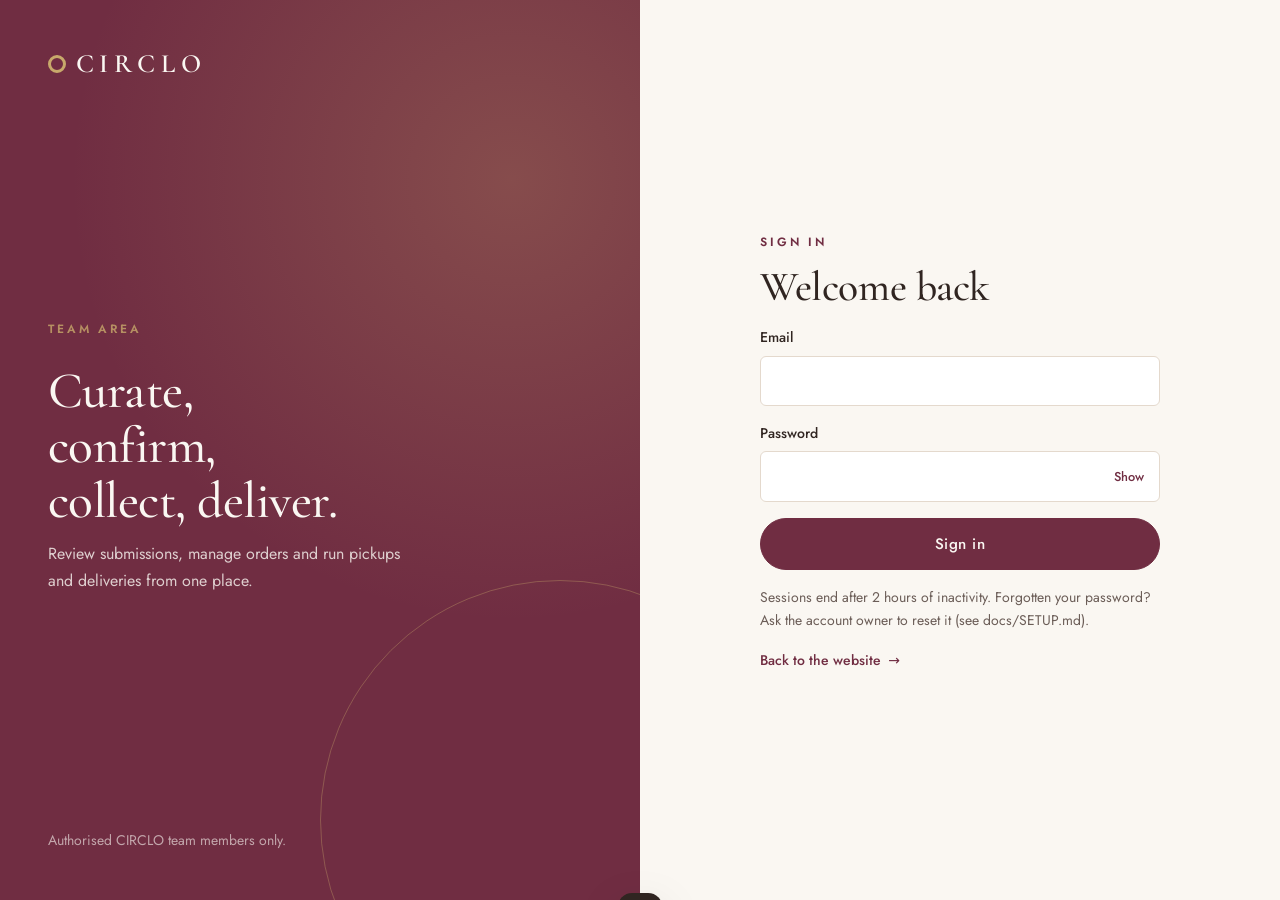
<file: admin/login.html>
<!doctype html>
<html lang="en">
<head>
<meta charset="utf-8">
<meta name="viewport" content="width=device-width,initial-scale=1">
<meta name="robots" content="noindex,nofollow">
<title>Team sign-in · CIRCLO</title>
<link rel="preconnect" href="https://fonts.googleapis.com"><link rel="preconnect" href="https://fonts.gstatic.com" crossorigin>
<link href="https://fonts.googleapis.com/css2?family=Cormorant+Garamond:ital,wght@0,500;0,600;1,500&family=Jost:wght@400;500;600&display=swap" rel="stylesheet">
<link rel="stylesheet" href="../style.css">
<link rel="stylesheet" href="admin.css">
<link rel="icon" href="data:image/svg+xml,<svg xmlns='http://www.w3.org/2000/svg' viewBox='0 0 64 64'><circle cx='32' cy='32' r='22' fill='none' stroke='%23C8A96B' stroke-width='7'/></svg>">
</head>
<body class="login-page">
<main class="login">
  <section class="login-art" aria-hidden="true">
    <a href="../index.html" class="logo light"><span class="logo-o"></span>CIRCLO</a>
    <div><p class="eyebrow light">Team area</p><h1>Curate, confirm, collect, deliver.</h1><p>Review submissions, manage orders and run pickups and deliveries from one place.</p></div>
    <span class="small" style="opacity:.6">Authorised CIRCLO team members only.</span>
  </section>
  <section class="login-form">
    <form class="form" id="loginForm" novalidate>
      <div><span class="eyebrow">Sign in</span><h2>Welcome back</h2></div>
      <div class="alert" id="loginMsg"></div>
      <label>Email<input type="email" name="email" required autocomplete="username" maxlength="120"></label>
      <label>Password<span class="pw"><input type="password" name="password" id="pw" required autocomplete="current-password" maxlength="200"><button type="button" id="showPw" aria-label="Show password">Show</button></span></label>
      <button class="btn btn-block" type="submit">Sign in</button>
      <p class="small muted">Sessions end after 2 hours of inactivity. Forgotten your password? Ask the account owner to reset it (see docs/SETUP.md).</p>
      <a class="arrow-link small" href="../index.html">Back to the website</a>
    </form>
  </section>
</main>
<div class="toast" id="toast" role="status" aria-live="polite"></div>
<script src="../config.js"></script>
<script src="admin.js"></script>
</body>
</html>
</file>
<file: style.css>
/* =========================================================
   CIRCLO design system — shared by every public page
   ========================================================= */
@view-transition { navigation: auto; }
:root{
  --ivory:#FAF7F2;--ivory-2:#F3ECE3;--ivory-3:#EBE1D5;--burgundy:#702D42;--burgundy-d:#561F31;--burgundy-l:#8E4459;
  --rose:#D8A7A7;--rose-l:#F2E1DE;--gold:#C8A96B;--gold-d:#A88A4E;--espresso:#302521;--muted:#6B5D57;--line:#E4D9CD;--white:#fff;
  --ok:#2F6B45;--ok-bg:#E2F0E6;--warn:#8A5A12;--warn-bg:#F8ECD3;--err:#A3271D;--err-bg:#F8E0DD;--info:#2B4F72;--info-bg:#E1EAF3;
  --serif:"Cormorant Garamond",Georgia,"Times New Roman",serif;--sans:"Jost",system-ui,-apple-system,"Segoe UI",sans-serif;
  --fs-xs:.75rem;--fs-sm:.875rem;--fs-md:1rem;--fs-lg:1.15rem;--fs-h3:1.55rem;--fs-h2:clamp(2rem,4.2vw,3.1rem);--fs-h1:clamp(2.9rem,7vw,5.8rem);
  --s1:.25rem;--s2:.5rem;--s3:.75rem;--s4:1rem;--s5:1.5rem;--s6:2rem;--s7:3rem;--s8:5rem;--s9:7rem;
  --r1:6px;--r2:14px;--r3:28px;--pill:999px;
  --sh1:0 1px 2px rgba(48,37,33,.05),0 4px 16px rgba(48,37,33,.06);--sh2:0 18px 48px rgba(48,37,33,.15);
  --ease:cubic-bezier(.2,.7,.2,1);--dur:.35s;--header:72px;
}
*,*::before,*::after{box-sizing:border-box;margin:0}
[hidden]{display:none!important} /* the hidden attribute must win over component display rules */
html{scroll-behavior:smooth;scroll-padding-top:calc(var(--header) + 16px);-webkit-text-size-adjust:100%}
body{font-family:var(--sans);color:var(--espresso);background:var(--ivory);line-height:1.65;font-size:var(--fs-md);-webkit-font-smoothing:antialiased;animation:page-in .55s var(--ease) both;min-height:100vh;display:flex;flex-direction:column}
main{flex:1}
@keyframes page-in{from{opacity:0;transform:translateY(8px)}}
img{display:block;max-width:100%}
a{color:inherit;text-underline-offset:3px}
button{font:inherit;color:inherit}
h1,h2,h3,h4{font-family:var(--serif);font-weight:500;line-height:1.08;letter-spacing:-.01em}
h1{font-size:var(--fs-h1)}h2{font-size:var(--fs-h2)}h3{font-size:var(--fs-h3)}
em{font-style:italic;color:var(--burgundy)}
::selection{background:var(--rose-l);color:var(--burgundy-d)}
.container{width:min(1240px,100% - 2rem);margin-inline:auto}
.narrow{width:min(820px,100% - 2rem);margin-inline:auto}
.eyebrow{display:inline-block;font-size:var(--fs-xs);letter-spacing:.24em;text-transform:uppercase;color:var(--burgundy);font-weight:600;margin-bottom:var(--s3)}
.eyebrow.light{color:var(--gold)}
.muted{color:var(--muted)}.small{font-size:var(--fs-sm)}.center{text-align:center}
.lead{font-size:var(--fs-lg);color:var(--muted);max-width:40ch}
.skip{position:absolute;left:-999px;top:0;z-index:999;background:var(--white);padding:.6rem 1rem;border-radius:var(--r1)}
.skip:focus{left:1rem;top:1rem}
:focus-visible{outline:2px solid var(--burgundy);outline-offset:3px;border-radius:4px}
.hp{position:absolute!important;left:-9999px;width:1px;height:1px;opacity:0}
.sr{position:absolute;width:1px;height:1px;overflow:hidden;clip:rect(0 0 0 0)}

/* ---------- Buttons & links ---------- */
.btn{position:relative;display:inline-flex;align-items:center;justify-content:center;gap:.55rem;background:var(--burgundy);color:var(--ivory);border:1px solid var(--burgundy);padding:.9rem 1.7rem;border-radius:var(--pill);font:500 .95rem var(--sans);letter-spacing:.03em;text-decoration:none;cursor:pointer;overflow:hidden;transition:background var(--dur) var(--ease),color var(--dur),transform .2s var(--ease),box-shadow var(--dur)}
.btn::after{content:"";position:absolute;inset:0;background:linear-gradient(110deg,transparent 30%,rgba(255,255,255,.18) 50%,transparent 70%);transform:translateX(-120%);transition:transform .7s var(--ease)}
.btn:hover{background:var(--burgundy-d);box-shadow:var(--sh1);transform:translateY(-1px)}
.btn:hover::after{transform:translateX(120%)}
.btn:active{transform:translateY(0) scale(.98)}
.btn:disabled,.btn[aria-disabled=true]{opacity:.5;cursor:not-allowed;transform:none;box-shadow:none}
.btn-ghost{background:transparent;color:var(--burgundy)}.btn-ghost:hover{background:var(--rose-l);color:var(--burgundy-d)}
.btn-light{background:var(--ivory);color:var(--burgundy);border-color:var(--ivory)}.btn-light:hover{background:var(--white);color:var(--burgundy-d)}
.btn-outline-light{background:transparent;color:var(--ivory);border-color:rgba(250,247,242,.5)}.btn-outline-light:hover{background:rgba(250,247,242,.1)}
.btn-sm{padding:.55rem 1.1rem;font-size:.85rem}.btn-block{width:100%}
.btn .spin{width:16px;height:16px;border:2px solid currentColor;border-right-color:transparent;border-radius:50%;animation:spin .7s linear infinite}
@keyframes spin{to{transform:rotate(360deg)}}
.link{color:var(--burgundy);font-weight:500;text-decoration:none;background:linear-gradient(currentColor,currentColor) 0 100%/0 1px no-repeat;transition:background-size .35s var(--ease)}
.link:hover{background-size:100% 1px}
.arrow-link{display:inline-flex;align-items:center;gap:.45rem;color:var(--burgundy);font-weight:500;text-decoration:none}
.arrow-link::after{content:"→";transition:transform .3s var(--ease)}.arrow-link:hover::after{transform:translateX(4px)}
.icon-btn{background:none;border:0;width:42px;height:42px;border-radius:50%;display:grid;place-items:center;cursor:pointer;transition:background .25s}
.icon-btn:hover{background:var(--ivory-2)}
.icon-btn svg,.ic{width:20px;height:20px;fill:none;stroke:currentColor;stroke-width:1.6;stroke-linecap:round;stroke-linejoin:round}

/* ---------- Header ---------- */
.strip{background:var(--espresso);color:var(--ivory);text-align:center;font-size:.8rem;padding:.5rem 1rem;letter-spacing:.02em}
.strip b{color:var(--gold);font-weight:500}
.header{position:sticky;top:0;z-index:50;background:rgba(250,247,242,.9);backdrop-filter:saturate(1.4) blur(14px);-webkit-backdrop-filter:saturate(1.4) blur(14px);border-bottom:1px solid transparent;transition:border-color .3s,box-shadow .3s}
.header.scrolled{border-color:var(--line);box-shadow:0 6px 24px rgba(48,37,33,.05)}
.header-in{display:flex;align-items:center;justify-content:space-between;height:var(--header);gap:var(--s4)}
.logo{font:600 1.65rem var(--serif);letter-spacing:.22em;text-decoration:none;display:inline-flex;align-items:center;gap:.6rem;color:var(--burgundy)}
.logo-o{width:18px;height:18px;border:3px solid var(--gold);border-radius:50%;transition:transform .6s var(--ease)}
.logo:hover .logo-o{transform:rotate(180deg) scale(1.1)}
.logo.light{color:var(--ivory)}
.nav{display:flex;gap:var(--s6);align-items:center}
.nav a{text-decoration:none;font-size:.93rem;position:relative;padding:.35rem 0}
.nav a::after{content:"";position:absolute;left:0;bottom:0;height:1px;width:100%;background:var(--burgundy);transform:scaleX(0);transform-origin:right;transition:transform .35s var(--ease)}
.nav a:hover::after,.nav a[aria-current=page]::after{transform:scaleX(1);transform-origin:left}
.nav a[aria-current=page]{color:var(--burgundy)}
.header-actions{display:flex;align-items:center;gap:var(--s2)}
.menu-btn{display:none}
.menu-btn span{display:block;width:20px;height:1.5px;background:currentColor;margin:4px 0;transition:transform .35s var(--ease),opacity .2s}
.menu-btn[aria-expanded=true] span:nth-child(1){transform:translateY(5.5px) rotate(45deg)}
.menu-btn[aria-expanded=true] span:nth-child(2){opacity:0}
.menu-btn[aria-expanded=true] span:nth-child(3){transform:translateY(-5.5px) rotate(-45deg)}
.search-pop{position:absolute;left:0;right:0;top:100%;background:var(--ivory);border-bottom:1px solid var(--line);padding:var(--s4) 0;transform:translateY(-8px);opacity:0;visibility:hidden;transition:all .3s var(--ease)}
.search-pop.open{transform:none;opacity:1;visibility:visible}
.search-pop form{display:flex;gap:var(--s2)}

/* ---------- Forms ---------- */
input,select,textarea{font:inherit;color:var(--espresso);background:var(--white);border:1px solid var(--line);border-radius:var(--r1);padding:.78rem .95rem;width:100%;transition:border-color .2s,box-shadow .2s,background .2s}
input:hover,select:hover,textarea:hover{border-color:#D3C5B6}
input:focus,select:focus,textarea:focus{outline:none;border-color:var(--burgundy);box-shadow:0 0 0 3px rgba(112,45,66,.12)}
textarea{resize:vertical;min-height:110px}
select{appearance:none;background-image:url("data:image/svg+xml,%3Csvg xmlns='http://www.w3.org/2000/svg' width='12' height='8' fill='none' stroke='%23702D42' stroke-width='1.6'%3E%3Cpath d='m1 1 5 5 5-5'/%3E%3C/svg%3E");background-repeat:no-repeat;background-position:right .9rem center;padding-right:2.4rem}
.form{display:grid;gap:var(--s4)}
.form label,.field{display:grid;gap:.4rem;font-size:.88rem;font-weight:500}
.form label small,.hint{font-weight:400;color:var(--muted);font-size:.8rem}
.two{display:grid;grid-template-columns:1fr 1fr;gap:var(--s4)}
.check{grid-template-columns:auto 1fr!important;align-items:start;font-weight:400!important;color:var(--muted);line-height:1.5}
.check input{width:18px;height:18px;margin-top:.15rem;accent-color:var(--burgundy)}
.invalid{border-color:var(--err)!important;background:#FFF9F8!important}
.shake{animation:shake .4s}
@keyframes shake{25%{transform:translateX(-4px)}75%{transform:translateX(4px)}}
.field-err{color:var(--err);font-size:.8rem;font-weight:400}
.alert{display:flex;gap:.7rem;align-items:flex-start;padding:.9rem 1rem;border-radius:var(--r2);font-size:.92rem;animation:alert-in .4s var(--ease)}
.alert:empty{display:none}
.alert.ok{background:var(--ok-bg);color:var(--ok)}.alert.err{background:var(--err-bg);color:var(--err)}.alert.info{background:var(--info-bg);color:var(--info)}
@keyframes alert-in{from{opacity:0;transform:translateY(-6px)}}
.dropzone{border:1.5px dashed #D3C5B6;border-radius:var(--r2);padding:var(--s6) var(--s4);text-align:center;cursor:pointer;background:var(--white);transition:border-color .2s,background .2s}
.dropzone:hover,.dropzone.drag{border-color:var(--burgundy);background:var(--rose-l)}
.dropzone input{position:absolute;opacity:0;width:1px;height:1px}
.thumbs{display:grid;grid-template-columns:repeat(4,1fr);gap:var(--s2)}
.thumbs figure{position:relative;aspect-ratio:1;border-radius:var(--r1);overflow:hidden;animation:pop .35s var(--ease) both}
.thumbs img{width:100%;height:100%;object-fit:cover}
.thumbs button{position:absolute;top:4px;right:4px;width:24px;height:24px;border-radius:50%;border:0;background:rgba(48,37,33,.7);color:#fff;cursor:pointer;line-height:1}

/* ---------- Badges ---------- */
.badge{display:inline-flex;align-items:center;gap:.35rem;font-size:.68rem;letter-spacing:.09em;text-transform:uppercase;background:var(--white);color:var(--espresso);padding:.3rem .65rem;border-radius:var(--pill);font-weight:500;white-space:nowrap}
.badge.gold{background:var(--gold);color:var(--espresso)}.badge.rose{background:var(--rose-l);color:var(--burgundy)}
.badge.ok{background:var(--ok-bg);color:var(--ok)}.badge.warn{background:var(--warn-bg);color:var(--warn)}.badge.err{background:var(--err-bg);color:var(--err)}.badge.info{background:var(--info-bg);color:var(--info)}.badge.mute{background:var(--ivory-3);color:var(--muted)}

/* ---------- Sections ---------- */
.section{padding:var(--s9) 0}
.section.tight{padding:var(--s8) 0}
.tint{background:var(--ivory-2)}
.sec-head{margin-bottom:var(--s7);max-width:640px}
.sec-head.split{max-width:none;display:flex;justify-content:space-between;align-items:end;gap:var(--s5);flex-wrap:wrap}
.sec-head p{color:var(--muted);margin-top:var(--s3)}
.page-hero{padding:var(--s8) 0 var(--s7);position:relative;overflow:hidden}
.page-hero h1{font-size:clamp(2.6rem,6vw,4.6rem)}
.page-hero .lead{margin-top:var(--s4)}
.crumbs{display:flex;gap:.5rem;font-size:var(--fs-sm);color:var(--muted);margin-bottom:var(--s4);flex-wrap:wrap}
.crumbs a{text-decoration:none}.crumbs a:hover{color:var(--burgundy)}
.crumbs span[aria-hidden]{opacity:.5}

/* ---------- Home ---------- */
.hero{padding:var(--s8) 0 var(--s8);overflow:hidden;background:radial-gradient(ellipse 60% 70% at 90% 10%,var(--rose-l),transparent 60%),radial-gradient(ellipse 40% 50% at 0% 100%,var(--ivory-2),transparent)}
.hero-in{display:grid;grid-template-columns:1.05fr 1fr;gap:var(--s7);align-items:center}
.hero h1 .line{display:block;overflow:hidden}
.hero h1 .line>span{display:block;animation:rise 1s var(--ease) both}
.hero h1 .line:nth-child(2)>span{animation-delay:.12s}.hero h1 .line:nth-child(3)>span{animation-delay:.24s}
@keyframes rise{from{transform:translateY(105%)}}
.hero .lead{margin:var(--s5) 0 var(--s6);animation:fade-up .9s .4s var(--ease) both}
.hero .cta-row{animation:fade-up .9s .52s var(--ease) both}
@keyframes fade-up{from{opacity:0;transform:translateY(14px)}}
.cta-row{display:flex;gap:var(--s3);flex-wrap:wrap}
.hero-art{position:relative;height:590px}
.media{position:relative;overflow:hidden;background:linear-gradient(150deg,var(--rose),var(--burgundy) 85%)}
.media img{width:100%;height:100%;object-fit:cover}
.media .fallback{position:absolute;inset:0;display:grid;place-items:center;color:rgba(250,247,242,.85);font:italic 500 clamp(1.4rem,3vw,2.2rem) var(--serif);text-align:center;padding:1rem;background:repeating-linear-gradient(135deg,transparent 0 22px,rgba(255,255,255,.05) 22px 23px)}
.media img+.fallback{display:none}
.hero-a{position:absolute;right:0;top:0;width:70%;height:90%;border-radius:220px 220px var(--r3) var(--r3);box-shadow:var(--sh2);animation:img-in 1.3s .1s var(--ease) both}
.hero-b{position:absolute;left:0;bottom:0;width:44%;height:46%;border-radius:var(--r3);border:7px solid var(--ivory);box-shadow:var(--sh2);animation:img-in 1.3s .35s var(--ease) both}
@keyframes img-in{from{opacity:0;transform:translateY(30px) scale(.97)}}
.hero-note{position:absolute;right:4%;bottom:0;background:var(--white);padding:1rem 1.25rem;border-radius:var(--r2);box-shadow:var(--sh1);font-size:.82rem;color:var(--muted);animation:fade-up .9s .8s var(--ease) both;max-width:220px}
.hero-note strong{display:block;font:500 1.3rem var(--serif);color:var(--burgundy)}
.ribbon{border-block:1px solid var(--line);padding:var(--s4) 0;background:var(--white)}
.ribbon ul{list-style:none;padding:0;display:flex;justify-content:center;flex-wrap:wrap;gap:var(--s2) var(--s6);font:italic 500 1.25rem var(--serif);color:var(--burgundy)}
.ribbon li::before{content:"◦";color:var(--gold);margin-right:var(--s3)}
.mosaic{display:grid;grid-template-columns:repeat(4,1fr);grid-auto-rows:220px;gap:var(--s4)}
.tile{position:relative;border-radius:var(--r2);overflow:hidden;text-decoration:none;color:var(--ivory);display:block}
.tile:nth-child(1){grid-row:span 2;grid-column:span 2}
.tile:nth-child(4){grid-row:span 2}
.tile .media{position:absolute;inset:0}
.tile .media img{transition:transform 1.1s var(--ease)}
.tile:hover .media img{transform:scale(1.07)}
.tile::after{content:"";position:absolute;inset:0;background:linear-gradient(180deg,transparent 40%,rgba(48,37,33,.78));transition:opacity .4s}
.tile-label{position:absolute;left:var(--s5);bottom:var(--s5);right:var(--s5);z-index:1;display:flex;justify-content:space-between;align-items:end}
.tile-label span{font:500 1.6rem var(--serif)}
.tile-label i{font-style:normal;font-size:.8rem;letter-spacing:.12em;text-transform:uppercase;opacity:0;transform:translateX(-8px);transition:all .4s var(--ease)}
.tile:hover .tile-label i{opacity:1;transform:none}
.steps{list-style:none;padding:0;display:grid;grid-template-columns:repeat(4,1fr);gap:var(--s5)}
.steps li{padding:var(--s6) 0 0;border-top:1px solid var(--burgundy);position:relative}
.steps li::before{content:"";position:absolute;top:-4px;left:0;width:7px;height:7px;border-radius:50%;background:var(--gold)}
.steps .n{font:500 2.8rem var(--serif);color:var(--gold);line-height:1}
.steps h3{margin:var(--s3) 0 var(--s2)}
.steps p{color:var(--muted);font-size:.95rem}
.invite{background:var(--burgundy);color:var(--ivory);border-radius:var(--r3);padding:var(--s8) var(--s7);display:grid;grid-template-columns:1.3fr 1fr;gap:var(--s7);align-items:center;position:relative;overflow:hidden}
.invite::before{content:"";position:absolute;width:420px;height:420px;border:1px solid rgba(200,169,107,.35);border-radius:50%;right:-120px;top:-160px}
.invite::after{content:"";position:absolute;width:260px;height:260px;border:1px solid rgba(200,169,107,.25);border-radius:50%;right:40px;bottom:-150px}
.invite p{opacity:.85;margin-top:var(--s4);max-width:46ch}
.invite ul{list-style:none;padding:0;display:grid;gap:var(--s3);position:relative;z-index:1}
.invite li{display:flex;gap:var(--s3);align-items:baseline;border-bottom:1px solid rgba(250,247,242,.15);padding-bottom:var(--s3)}
.invite li b{font:500 1.2rem var(--serif);color:var(--gold);min-width:2ch}
.pillars{display:grid;grid-template-columns:repeat(3,1fr);gap:var(--s5)}
.pillar{background:var(--white);border:1px solid var(--line);border-radius:var(--r2);padding:var(--s6);transition:transform .4s var(--ease),box-shadow .4s}
.pillar:hover{transform:translateY(-4px);box-shadow:var(--sh1)}
.pillar .ic{width:34px;height:34px;color:var(--burgundy);margin-bottom:var(--s4)}
.pillar h3{font-size:1.4rem;margin-bottom:var(--s2)}
.pillar p{color:var(--muted);font-size:.95rem}

/* ---------- Product cards & grid ---------- */
.grid{display:grid;grid-template-columns:repeat(auto-fill,minmax(230px,1fr));gap:var(--s7) var(--s5)}
.pcard{display:flex;flex-direction:column;text-decoration:none;color:inherit;animation:card-in .55s var(--ease) both}
@keyframes card-in{from{opacity:0;transform:translateY(16px)}}
.pimg{position:relative;aspect-ratio:4/5;border-radius:var(--r2);overflow:hidden;background:linear-gradient(160deg,var(--rose-l),var(--rose))}
.pimg img{width:100%;height:100%;object-fit:cover;transition:transform .9s var(--ease)}
.pimg .fallback{position:absolute;inset:0;display:grid;place-items:center;font:italic 500 1.4rem var(--serif);color:var(--burgundy);opacity:.7}
.pimg img+.fallback{display:none}
.pcard:hover .pimg img{transform:scale(1.06)}
.pimg .badge{position:absolute;top:var(--s3);left:var(--s3);z-index:1}
.pimg .view{position:absolute;left:var(--s3);right:var(--s3);bottom:var(--s3);background:rgba(250,247,242,.94);text-align:center;padding:.65rem;border-radius:var(--pill);font-size:.85rem;font-weight:500;color:var(--burgundy);transform:translateY(130%);transition:transform .45s var(--ease)}
.pcard:hover .view,.pcard:focus-visible .view{transform:none}
.pinfo{padding:var(--s3) var(--s1) 0}
.pinfo .cat-l{font-size:.7rem;letter-spacing:.17em;text-transform:uppercase;color:var(--muted)}
.pinfo h3{font-size:1.3rem;margin:.2rem 0 .3rem;line-height:1.2}
.pinfo .row{display:flex;justify-content:space-between;align-items:center;gap:var(--s2)}
.price{font-weight:600;color:var(--burgundy);letter-spacing:.01em}
.cond{font-size:.8rem;color:var(--muted)}
.skel{border-radius:var(--r2);aspect-ratio:4/5;background:linear-gradient(90deg,var(--ivory-2) 20%,#fff 50%,var(--ivory-2) 80%);background-size:250% 100%;animation:sh 1.4s infinite}
.skel-line{height:12px;border-radius:6px;margin-top:10px;width:70%;background:var(--ivory-2)}
@keyframes sh{to{background-position:-250% 0}}
.state{grid-column:1/-1;text-align:center;padding:var(--s8) var(--s4);border:1px dashed var(--line);border-radius:var(--r3);background:var(--ivory)}
.state .ic{width:40px;height:40px;color:var(--gold);margin:0 auto var(--s4)}
.state h3{margin-bottom:var(--s2)}
.state p{color:var(--muted);max-width:44ch;margin:0 auto var(--s5)}

/* ---------- Shop ---------- */
.shop-hero{background:linear-gradient(180deg,var(--ivory-2),var(--ivory));padding:var(--s7) 0 var(--s6)}
.shop{display:grid;grid-template-columns:250px 1fr;gap:var(--s7);align-items:start;padding-bottom:var(--s9)}
.filters{position:sticky;top:calc(var(--header) + 20px);display:grid;gap:var(--s6)}
.fgroup h4{font:600 .72rem var(--sans);letter-spacing:.2em;text-transform:uppercase;color:var(--muted);margin-bottom:var(--s3)}
.chips{display:flex;flex-wrap:wrap;gap:.45rem}
.chip{border:1px solid var(--line);background:var(--white);padding:.45rem .9rem;border-radius:var(--pill);font-size:.85rem;cursor:pointer;transition:all .25s var(--ease)}
.chip:hover{border-color:var(--burgundy)}
.chip[aria-pressed=true]{background:var(--burgundy);color:var(--ivory);border-color:var(--burgundy)}
.price-row{display:grid;grid-template-columns:1fr 1fr;gap:var(--s2)}
.toolbar{display:flex;justify-content:space-between;align-items:center;gap:var(--s4);margin-bottom:var(--s6);flex-wrap:wrap}
.toolbar .search{flex:1;min-width:220px;position:relative}
.toolbar .search .ic{position:absolute;left:.9rem;top:50%;transform:translateY(-50%);color:var(--muted)}
.toolbar .search input{padding-left:2.6rem}
.toolbar select{width:auto}
.filter-btn{display:none}
.grid.fading{opacity:.35;transition:opacity .15s}
.grid{transition:opacity .25s}
.active-filters{display:flex;flex-wrap:wrap;gap:.4rem;margin:-1rem 0 var(--s5)}
.active-filters button{border:0;background:var(--rose-l);color:var(--burgundy);padding:.3rem .75rem;border-radius:var(--pill);font-size:.8rem;cursor:pointer}

/* ---------- Product details ---------- */
.pd{display:grid;grid-template-columns:1.15fr 1fr;gap:var(--s8);padding:var(--s5) 0 var(--s9);align-items:start}
.gallery{display:grid;grid-template-columns:76px 1fr;gap:var(--s3);position:sticky;top:calc(var(--header) + 20px)}
.gallery .thumbs-col{display:grid;gap:var(--s2);align-content:start}
.gallery .thumbs-col button{aspect-ratio:4/5;border:1.5px solid transparent;padding:0;border-radius:var(--r1);overflow:hidden;cursor:pointer;background:var(--ivory-2);transition:border-color .2s,opacity .2s;opacity:.65}
.gallery .thumbs-col button[aria-current=true],.gallery .thumbs-col button:hover{border-color:var(--burgundy);opacity:1}
.gallery .thumbs-col img{width:100%;height:100%;object-fit:cover}
.gallery .main{aspect-ratio:4/5;border-radius:var(--r3);overflow:hidden;cursor:zoom-in}
.gallery .main img{transition:opacity .35s var(--ease),transform .6s var(--ease)}
.gallery .main img.swap{opacity:0;transform:scale(1.02)}
.pd-info{display:grid;gap:var(--s5)}
.pd-info h1{font-size:clamp(2.2rem,4vw,3.2rem)}
.pd-info .price{font-size:1.7rem;font-family:var(--serif);font-weight:600}
.spec{display:grid;grid-template-columns:auto 1fr;gap:.6rem 1.6rem;font-size:.93rem;border-block:1px solid var(--line);padding:var(--s5) 0}
.spec dt{color:var(--muted)}
.pd-desc{white-space:pre-line;color:var(--muted)}
.assure{display:grid;gap:var(--s3);background:var(--ivory-2);border-radius:var(--r2);padding:var(--s5);font-size:.9rem}
.assure div{display:flex;gap:var(--s3);align-items:flex-start}
.assure .ic{color:var(--burgundy);flex:none;margin-top:2px}
.lightbox{position:fixed;inset:0;background:rgba(30,22,19,.92);display:grid;place-items:center;z-index:200;padding:2rem;opacity:0;visibility:hidden;transition:opacity .3s}
.lightbox.open{opacity:1;visibility:visible}
.lightbox img{max-height:90vh;max-width:min(90vw,900px);border-radius:var(--r2);object-fit:contain}

/* ---------- Sell ---------- */
.sell-hero{background:var(--burgundy);color:var(--ivory);padding:var(--s8) 0 calc(var(--s9) + 60px);position:relative;overflow:hidden}
.sell-hero::after{content:"";position:absolute;right:-8%;top:-30%;width:520px;height:520px;border-radius:50%;border:1px solid rgba(200,169,107,.35)}
.sell-hero .lead{color:rgba(250,247,242,.82)}
.sell-wrap{display:grid;grid-template-columns:1fr 1.5fr;gap:var(--s7);margin-top:-110px;position:relative;z-index:2;padding-bottom:var(--s9);align-items:start}
.sell-side{background:var(--white);border-radius:var(--r3);padding:var(--s6);box-shadow:var(--sh1);display:grid;gap:var(--s5);position:sticky;top:calc(var(--header) + 20px)}
.sell-side h3{font-size:1.5rem}
.sell-side ol{padding-left:1.2rem;display:grid;gap:var(--s3);color:var(--muted);font-size:.93rem}
.card{background:var(--white);border-radius:var(--r3);padding:var(--s7);box-shadow:var(--sh2)}
.progress{display:grid;grid-template-columns:repeat(3,1fr);gap:var(--s2);margin-bottom:var(--s6);counter-reset:st}
.progress li{list-style:none;font-size:.8rem;color:var(--muted);padding-top:.7rem;position:relative;counter-increment:st}
.progress li::before{content:"";position:absolute;top:0;left:0;right:0;height:3px;border-radius:3px;background:var(--ivory-3);transition:background .4s var(--ease)}
.progress li.done::before,.progress li.now::before{background:var(--burgundy)}
.progress li.now{color:var(--burgundy);font-weight:600}
.step-panel{display:none;gap:var(--s4)}
.step-panel.active{display:grid;animation:step-in .45s var(--ease)}
@keyframes step-in{from{opacity:0;transform:translateX(18px)}}
.step-nav{display:flex;justify-content:space-between;gap:var(--s3);margin-top:var(--s2)}
.success{text-align:center;display:grid;gap:var(--s4);justify-items:center;padding:var(--s5) 0}
.tick{width:72px;height:72px}
.tick circle{stroke:var(--gold);stroke-width:2;fill:none;stroke-dasharray:220;stroke-dashoffset:220;animation:draw .8s var(--ease) forwards}
.tick path{stroke:var(--burgundy);stroke-width:3;fill:none;stroke-linecap:round;stroke-dasharray:50;stroke-dashoffset:50;animation:draw .5s .6s var(--ease) forwards}
@keyframes draw{to{stroke-dashoffset:0}}
.ref{font:600 1.9rem var(--serif);color:var(--burgundy);letter-spacing:.06em;background:var(--rose-l);padding:.4rem 1.2rem;border-radius:var(--r2)}

/* ---------- About ---------- */
.about-hero{display:grid;grid-template-columns:1fr 1fr;gap:var(--s7);align-items:end;padding:var(--s8) 0}
.about-hero h1{font-size:clamp(2.8rem,6.5vw,5.4rem)}
.about-img{aspect-ratio:4/5;border-radius:var(--r3) 260px var(--r3) var(--r3)}
.quote{font:italic 500 clamp(1.7rem,3.6vw,2.7rem) var(--serif);line-height:1.3;color:var(--burgundy);text-align:center;max-width:24ch;margin:0 auto;position:relative}
.quote::before{content:"“";display:block;font-size:4.5rem;line-height:.6;color:var(--gold)}
.columns{columns:2;column-gap:var(--s7);color:var(--muted)}
.columns p{margin-bottom:var(--s4);break-inside:avoid}
.principles{display:grid;grid-template-columns:repeat(2,1fr);gap:0;border-top:1px solid var(--line)}
.principles div{padding:var(--s6) var(--s5) var(--s6) 0;border-bottom:1px solid var(--line)}
.principles div:nth-child(odd){border-right:1px solid var(--line)}
.principles div:nth-child(even){padding-left:var(--s6)}
.principles b{font:500 1rem var(--serif);color:var(--gold);letter-spacing:.1em}
.principles h3{margin:var(--s2) 0}
.principles p{color:var(--muted)}
.timeline{list-style:none;padding:0;position:relative;display:grid;gap:var(--s6)}
.timeline::before{content:"";position:absolute;left:11px;top:6px;bottom:6px;width:1px;background:var(--line)}
.timeline li{padding-left:var(--s7);position:relative}
.timeline li::before{content:"";position:absolute;left:5px;top:6px;width:13px;height:13px;border-radius:50%;background:var(--ivory);border:2px solid var(--burgundy)}
.timeline h4{font-size:1.35rem}
.timeline p{color:var(--muted)}

/* ---------- Contact ---------- */
.contact{display:grid;grid-template-columns:1fr 1.3fr;gap:var(--s7);padding-bottom:var(--s9);align-items:start}
.contact-card{background:var(--espresso);color:var(--ivory);border-radius:var(--r3);padding:var(--s7);display:grid;gap:var(--s5)}
.contact-card a{color:var(--ivory)}
.contact-card dl{display:grid;gap:var(--s4)}
.contact-card dt{font-size:var(--fs-xs);letter-spacing:.2em;text-transform:uppercase;color:var(--gold)}
.contact-card dd{font:500 1.3rem var(--serif)}

/* ---------- FAQ ---------- */
.faq-layout{display:grid;grid-template-columns:220px 1fr;gap:var(--s7);padding-bottom:var(--s9);align-items:start}
.faq-nav{position:sticky;top:calc(var(--header) + 20px);display:grid;gap:var(--s2)}
.faq-nav a{text-decoration:none;color:var(--muted);padding:.4rem 0 .4rem var(--s4);border-left:2px solid var(--line);transition:all .25s}
.faq-nav a:hover,.faq-nav a.on{color:var(--burgundy);border-color:var(--burgundy)}
.faq-group{margin-bottom:var(--s7)}
.faq-group h2{font-size:2rem;margin-bottom:var(--s4)}
.acc{border-bottom:1px solid var(--line)}
.acc summary{cursor:pointer;list-style:none;display:flex;justify-content:space-between;gap:var(--s4);padding:var(--s5) 0;font:500 1.3rem var(--serif);transition:color .2s}
.acc summary::-webkit-details-marker{display:none}
.acc summary:hover{color:var(--burgundy)}
.acc summary::after{content:"";flex:none;width:12px;height:12px;margin-top:.5rem;border-right:1.5px solid var(--burgundy);border-bottom:1.5px solid var(--burgundy);transform:rotate(45deg);transition:transform .35s var(--ease)}
.acc[open] summary::after{transform:rotate(-135deg)}
.acc .body{overflow:hidden;color:var(--muted)}
.acc .body p{padding-bottom:var(--s5)}

/* ---------- Legal ---------- */
.legal{display:grid;grid-template-columns:230px 1fr;gap:var(--s8);padding-bottom:var(--s9);align-items:start}
.toc{position:sticky;top:calc(var(--header) + 20px);font-size:.9rem;display:grid;gap:var(--s2)}
.toc a{text-decoration:none;color:var(--muted)}.toc a:hover{color:var(--burgundy)}
.prose{max-width:72ch}
.prose h2{font-size:1.9rem;margin:var(--s7) 0 var(--s3)}
.prose h2:first-child{margin-top:0}
.prose p,.prose li{color:#4B3E39;margin-bottom:var(--s3)}
.prose ul{padding-left:1.3rem;margin-bottom:var(--s4)}
.prose table{width:100%;border-collapse:collapse;margin:var(--s4) 0;font-size:.92rem}
.prose th,.prose td{text-align:left;border-bottom:1px solid var(--line);padding:.6rem .5rem;vertical-align:top}
.notice{background:var(--warn-bg);color:var(--warn);border-radius:var(--r2);padding:var(--s4) var(--s5);font-size:.92rem;margin-bottom:var(--s6)}

/* ---------- Footer ---------- */
.footer{background:var(--espresso);color:#D9CFC7;padding:var(--s8) 0 var(--s5);margin-top:auto}
.foot-top{display:flex;justify-content:space-between;align-items:end;gap:var(--s5);flex-wrap:wrap;border-bottom:1px solid rgba(255,255,255,.1);padding-bottom:var(--s7);margin-bottom:var(--s7)}
.foot-top h2{color:var(--ivory);font-size:clamp(1.8rem,3.5vw,2.6rem);max-width:18ch}
.foot-in{display:grid;grid-template-columns:1.6fr 1fr 1fr 1fr;gap:var(--s6)}
.footer h4{color:var(--gold);font:500 .72rem var(--sans);letter-spacing:.18em;text-transform:uppercase;margin-bottom:var(--s4)}
.footer a{display:block;text-decoration:none;padding:.25rem 0;opacity:.82;transition:opacity .2s,transform .3s var(--ease)}
.footer a:hover{opacity:1;color:var(--white);transform:translateX(3px)}
.footer p{font-size:.92rem;margin-top:var(--s3);max-width:34ch}
.copy{display:flex;justify-content:space-between;gap:var(--s4);flex-wrap:wrap;border-top:1px solid rgba(255,255,255,.1);margin-top:var(--s7);padding-top:var(--s4);font-size:.8rem;opacity:.65}

/* ---------- Dialog, toast, top button ---------- */
.dlg{border:0;border-radius:var(--r3);padding:var(--s7);width:min(520px,94vw);max-height:92vh;background:var(--ivory);color:var(--espresso);box-shadow:var(--sh2)}
.dlg::backdrop{background:rgba(48,37,33,.5);backdrop-filter:blur(4px)}
.dlg[open]{animation:pop .4s var(--ease)}
.dlg[open]::backdrop{animation:fade .3s}
@keyframes pop{from{opacity:0;transform:translateY(18px) scale(.98)}}
@keyframes fade{from{opacity:0}}
.dlg-x{position:absolute;top:1rem;right:1rem;width:38px;height:38px;border-radius:50%;border:0;background:var(--white);font-size:1.4rem;cursor:pointer;box-shadow:var(--sh1);transition:transform .3s var(--ease)}
.dlg-x:hover{transform:rotate(90deg)}
.toast{position:fixed;left:50%;bottom:1.5rem;transform:translate(-50%,160%);background:var(--espresso);color:var(--ivory);padding:.9rem 1.4rem;border-radius:var(--pill);font-size:.92rem;transition:transform .45s var(--ease);z-index:300;max-width:90vw;display:flex;gap:.6rem;align-items:center;box-shadow:var(--sh2)}
.toast.show{transform:translate(-50%,0)}
.toast.err{background:var(--err)}
.to-top{position:fixed;right:1.2rem;bottom:1.2rem;width:46px;height:46px;border-radius:50%;border:1px solid var(--line);background:var(--white);box-shadow:var(--sh1);cursor:pointer;display:grid;place-items:center;color:var(--burgundy);opacity:0;transform:translateY(16px);pointer-events:none;transition:all .4s var(--ease);z-index:40}
.to-top.show{opacity:1;transform:none;pointer-events:auto}
.to-top:hover{background:var(--burgundy);color:var(--ivory)}

/* ---------- Reveal ---------- */
.reveal{opacity:0;transform:translateY(22px);transition:opacity .9s var(--ease),transform .9s var(--ease)}
.reveal.in{opacity:1;transform:none}
.reveal[data-d="1"]{transition-delay:.08s}.reveal[data-d="2"]{transition-delay:.16s}.reveal[data-d="3"]{transition-delay:.24s}
.no-js .reveal{opacity:1;transform:none}

/* ---------- Responsive ---------- */
@media (max-width:1080px){
  .steps{grid-template-columns:1fr 1fr;row-gap:var(--s6)}
  .foot-in{grid-template-columns:1fr 1fr}
  .shop{grid-template-columns:1fr}
  .filter-btn{display:inline-flex}
  .filters{position:fixed;inset:0 auto 0 0;width:min(340px,88vw);background:var(--ivory);z-index:120;padding:var(--s6) var(--s5);overflow:auto;transform:translateX(-100%);transition:transform .45s var(--ease);box-shadow:var(--sh2);align-content:start}
  .filters.open{transform:none}
  .scrim{position:fixed;inset:0;background:rgba(48,37,33,.45);z-index:110;opacity:0;visibility:hidden;transition:opacity .3s}
  .scrim.open{opacity:1;visibility:visible}
}
@media (min-width:1081px){.filters .close-filters,.scrim{display:none}}
@media (max-width:880px){
  :root{--header:64px}
  .menu-btn{display:grid}
  .nav{position:fixed;top:var(--header);left:0;right:0;bottom:0;flex-direction:column;align-items:stretch;gap:0;background:var(--ivory);padding:var(--s4) 1.25rem;transform:translateY(-12px);opacity:0;visibility:hidden;transition:all .4s var(--ease);overflow:auto}
  .nav.open{transform:none;opacity:1;visibility:visible}
  .nav a{padding:1rem 0;border-bottom:1px solid var(--line);font:500 1.6rem var(--serif)}
  .nav.open a{animation:fade-up .5s var(--ease) both}
  .nav.open a:nth-child(2){animation-delay:.04s}.nav.open a:nth-child(3){animation-delay:.08s}.nav.open a:nth-child(4){animation-delay:.12s}.nav.open a:nth-child(5){animation-delay:.16s}.nav.open a:nth-child(6){animation-delay:.2s}
  .nav a::after{display:none}
  .section{padding:var(--s8) 0}
  .hero{padding-top:var(--s6)}
  .hero-in,.invite,.about-hero,.contact,.pd,.sell-wrap,.faq-layout,.legal{grid-template-columns:1fr}
  .hero-art{height:440px}
  .mosaic{grid-template-columns:1fr 1fr;grid-auto-rows:180px}
  .tile:nth-child(1){grid-column:span 2}
  .tile:nth-child(4){grid-row:span 1}
  .pillars{grid-template-columns:1fr}
  .invite{padding:var(--s7) var(--s5)}
  .gallery{position:static;grid-template-columns:1fr}
  .gallery .thumbs-col{grid-auto-flow:column;grid-auto-columns:64px;order:2}
  .sell-side,.faq-nav,.toc{position:static}
  .faq-nav{display:flex;flex-wrap:wrap;gap:var(--s2)}
  .faq-nav a{border:1px solid var(--line);border-radius:var(--pill);padding:.35rem .9rem}
  .columns{columns:1}
  .principles{grid-template-columns:1fr}
  .principles div:nth-child(odd){border-right:0}
  .principles div:nth-child(even){padding-left:0}
  .card{padding:var(--s6) var(--s5)}
}
@media (max-width:560px){
  .header-actions .btn-sm{display:none}
  .grid{grid-template-columns:1fr 1fr;gap:var(--s6) var(--s3)}
  .pinfo h3{font-size:1.08rem}
  .pinfo .row{flex-direction:column;align-items:flex-start;gap:0}
  .two,.foot-in{grid-template-columns:1fr}
  .steps{grid-template-columns:1fr}
  .hero-art{height:380px}
  .dlg{padding:var(--s6) var(--s5)}
  .toolbar select{flex:1}
  .thumbs{grid-template-columns:repeat(4,1fr)}
}
@media (prefers-reduced-motion:reduce){
  *,*::before,*::after{animation-duration:.01ms!important;animation-delay:0s!important;transition-duration:.01ms!important;scroll-behavior:auto!important}
  .reveal{opacity:1;transform:none}
  @view-transition{navigation:none}
}
.tile .fallback{color:transparent}
</file>
<file: admin/admin.css>
/* CIRCLO admin — builds on ../style.css tokens */
body.admin{display:grid;grid-template-columns:250px 1fr;min-height:100vh;background:var(--ivory-2);animation:none}
body.admin[hidden]{display:none}
.side{background:var(--espresso);color:#DCD2CA;padding:var(--s6) var(--s4);position:sticky;top:0;height:100vh;display:flex;flex-direction:column;gap:var(--s6);z-index:60}
.side .logo{padding:0 var(--s3)}
.side nav{display:grid;gap:2px}
.side nav a{display:flex;align-items:center;gap:var(--s3);padding:.7rem var(--s3);border-radius:var(--r1);text-decoration:none;font-size:.93rem;position:relative;transition:background .25s,color .25s}
.side nav a:hover{background:rgba(255,255,255,.06);color:var(--white)}
.side nav a[aria-current=page]{background:rgba(200,169,107,.15);color:var(--white)}
.side nav a[aria-current=page]::before{content:"";position:absolute;left:-16px;top:8px;bottom:8px;width:3px;border-radius:3px;background:var(--gold);animation:grow .35s var(--ease)}
@keyframes grow{from{transform:scaleY(0)}}
.side .count{margin-left:auto;background:var(--gold);color:var(--espresso);font-size:.7rem;padding:.1rem .5rem;border-radius:var(--pill)}
.side .count:empty{display:none}
.side-foot{margin-top:auto;display:grid;gap:var(--s2);padding:0 var(--s3)}
.side-foot a{color:#DCD2CA;text-decoration:none}
.main-col{min-width:0;display:flex;flex-direction:column}
.topbar{display:flex;align-items:center;gap:var(--s4);padding:var(--s5) var(--s6);background:var(--ivory);border-bottom:1px solid var(--line);position:sticky;top:0;z-index:30}
.topbar h1{font-size:2rem;flex:1}
.side-btn{display:none}
.view{padding:var(--s6);outline:none;animation:view-in .4s var(--ease)}
@keyframes view-in{from{opacity:0;transform:translateY(8px)}}
.kpis{display:grid;grid-template-columns:repeat(4,1fr);gap:var(--s4);margin-bottom:var(--s6)}
.kpi{background:var(--white);border-radius:var(--r2);padding:var(--s5);border:1px solid var(--line);text-decoration:none;display:grid;gap:.2rem;animation:card-in .5s var(--ease) both;transition:transform .3s var(--ease),box-shadow .3s}
.kpi:hover{transform:translateY(-3px);box-shadow:var(--sh1)}
.kpi b{font:600 2.4rem var(--serif);color:var(--burgundy);line-height:1}
.kpi span{font-size:.85rem;color:var(--muted)}
.kpi.alert-k b{color:var(--err)}
.panels{display:grid;grid-template-columns:1.2fr 1fr;gap:var(--s5)}
.panel{background:var(--white);border:1px solid var(--line);border-radius:var(--r2);padding:var(--s5);min-width:0}
.panel h2{font-size:1.5rem;margin-bottom:var(--s4)}
.feed{list-style:none;padding:0;display:grid}
.feed li{display:flex;gap:var(--s3);padding:.7rem 0;border-bottom:1px solid var(--ivory-3);font-size:.9rem;align-items:baseline}
.feed li:last-child{border:0}
.feed time{color:var(--muted);font-size:.8rem;white-space:nowrap;margin-left:auto}
.tabs{display:flex;gap:var(--s2);flex-wrap:wrap;margin-bottom:var(--s4)}
.tab{border:1px solid var(--line);background:var(--white);border-radius:var(--pill);padding:.45rem .95rem;font-size:.85rem;cursor:pointer;transition:all .25s}
.tab[aria-pressed=true]{background:var(--espresso);color:var(--ivory);border-color:var(--espresso)}
.tab b{font-weight:500;opacity:.6;margin-left:.3rem}
.bar{display:flex;gap:var(--s3);flex-wrap:wrap;margin-bottom:var(--s4);align-items:center}
.bar input,.bar select{width:auto;flex:1;min-width:160px;max-width:300px;padding:.6rem .8rem}
.table-wrap{background:var(--white);border:1px solid var(--line);border-radius:var(--r2);overflow:auto}
table.t{width:100%;border-collapse:collapse;font-size:.9rem}
.t th{text-align:left;font-weight:500;font-size:.72rem;letter-spacing:.12em;text-transform:uppercase;color:var(--muted);padding:.85rem 1rem;border-bottom:1px solid var(--line);white-space:nowrap;background:var(--ivory)}
.t td{padding:.85rem 1rem;border-bottom:1px solid var(--ivory-3);vertical-align:middle}
.t tbody tr{cursor:pointer;transition:background .2s;animation:card-in .35s var(--ease) both}
.t tbody tr:hover,.t tbody tr:focus-visible{background:var(--rose-l);outline:none}
.t tr:last-child td{border-bottom:0}
.t .mono{font-family:ui-monospace,Menlo,Consolas,monospace;font-size:.8rem;color:var(--muted)}
.t .strong{font-weight:500}
.empty{padding:var(--s7);text-align:center;color:var(--muted)}
.drawer-scrim{position:fixed;inset:0;background:rgba(48,37,33,.45);opacity:0;visibility:hidden;transition:opacity .3s;z-index:90}
.drawer-scrim.open{opacity:1;visibility:visible}
.drawer{position:fixed;top:0;right:0;bottom:0;width:min(620px,100vw);background:var(--ivory);z-index:100;display:flex;flex-direction:column;box-shadow:var(--sh2);transform:translateX(100%);transition:transform .45s var(--ease)}
.drawer.open{transform:none}
.drawer header{display:flex;justify-content:space-between;align-items:center;gap:var(--s4);padding:var(--s5) var(--s6);border-bottom:1px solid var(--line)}
.drawer header h2{font-size:1.7rem}
.drawer header .dlg-x{position:static}
.drawer-body{padding:var(--s6);overflow:auto;display:grid;gap:var(--s5);align-content:start}
.kv{display:grid;grid-template-columns:140px 1fr;gap:.5rem 1rem;font-size:.92rem}
.kv dt{color:var(--muted)}
.kv dd{word-break:break-word;white-space:pre-line}
.box{background:var(--white);border:1px solid var(--line);border-radius:var(--r2);padding:var(--s5);display:grid;gap:var(--s3)}
.box h3{font-size:1.25rem}
.actions{display:flex;gap:var(--s2);flex-wrap:wrap}
.btn-danger{background:var(--err);border-color:var(--err)}.btn-danger:hover{background:#7f1d16}
.imgs{display:grid;grid-template-columns:repeat(4,1fr);gap:var(--s2)}
.imgs a{aspect-ratio:4/5;border-radius:var(--r1);overflow:hidden;background:var(--ivory-3);display:grid;place-items:center;color:var(--muted);font-size:.75rem}
.imgs img{width:100%;height:100%;object-fit:cover}
.flow{display:flex;gap:4px;flex-wrap:wrap;font-size:.72rem}
.flow span{padding:.25rem .55rem;border-radius:var(--pill);background:var(--ivory-3);color:var(--muted)}
.flow span.on{background:var(--burgundy);color:var(--ivory)}
.flow span.bad{background:var(--err-bg);color:var(--err)}
.history{list-style:none;padding:0;border-left:1px solid var(--line);margin-left:6px;display:grid;gap:var(--s3)}
.history li{padding-left:var(--s4);position:relative;font-size:.85rem}
.history li::before{content:"";position:absolute;left:-5px;top:6px;width:9px;height:9px;border-radius:50%;background:var(--gold)}
.history time{display:block;color:var(--muted);font-size:.75rem}
.form-inline{display:grid;gap:var(--s3)}
.form-inline label{display:grid;gap:.3rem;font-size:.85rem;font-weight:500}
.grid3{display:grid;grid-template-columns:repeat(3,1fr);gap:var(--s3)}
.pw{position:relative;display:block}
.pw button{position:absolute;right:.5rem;top:50%;transform:translateY(-50%);border:0;background:none;color:var(--burgundy);font-size:.8rem;cursor:pointer;padding:.3rem .5rem}
/* Login */
.login-page{animation:none}
.login{display:grid;grid-template-columns:1fr 1fr;min-height:100vh}
.login-art{background:radial-gradient(circle at 80% 20%,rgba(200,169,107,.25),transparent 50%),var(--burgundy);color:var(--ivory);padding:var(--s7);display:flex;flex-direction:column;justify-content:space-between;position:relative;overflow:hidden}
.login-art::after{content:"";position:absolute;width:480px;height:480px;border:1px solid rgba(200,169,107,.35);border-radius:50%;right:-160px;bottom:-160px}
.login-art h1{font-size:clamp(2.4rem,4vw,3.6rem);max-width:13ch;margin:var(--s3) 0}
.login-art p{opacity:.8;max-width:38ch}
.login-form{display:grid;place-items:center;padding:var(--s7) var(--s5)}
.login-form form{width:min(400px,100%);animation:fade-up .7s var(--ease) both}
.login-form h2{font-size:2.6rem}
@media (max-width:1100px){.kpis{grid-template-columns:repeat(2,1fr)}.panels{grid-template-columns:1fr}}
@media (max-width:860px){
  body.admin{grid-template-columns:1fr}
  .side{position:fixed;left:0;top:0;width:260px;transform:translateX(-100%);transition:transform .4s var(--ease)}
  .side.open{transform:none}
  .side-btn{display:grid}
  #sideScrim{z-index:55}
  .topbar{padding:var(--s3) var(--s4)}.topbar h1{font-size:1.5rem}
  .view{padding:var(--s4)}
  .login{grid-template-columns:1fr}.login-art{min-height:240px;padding:var(--s6) var(--s5)}.login-art h1{font-size:2.2rem}
  .grid3{grid-template-columns:1fr}
  .kv{grid-template-columns:1fr;gap:.1rem}.kv dd{margin-bottom:.5rem}
  .t .hide-sm{display:none}
}
@media (max-width:860px){.scrim{position:fixed;inset:0;background:rgba(48,37,33,.45);opacity:0;visibility:hidden;transition:opacity .3s}.scrim.open{opacity:1;visibility:visible}}
</file>
